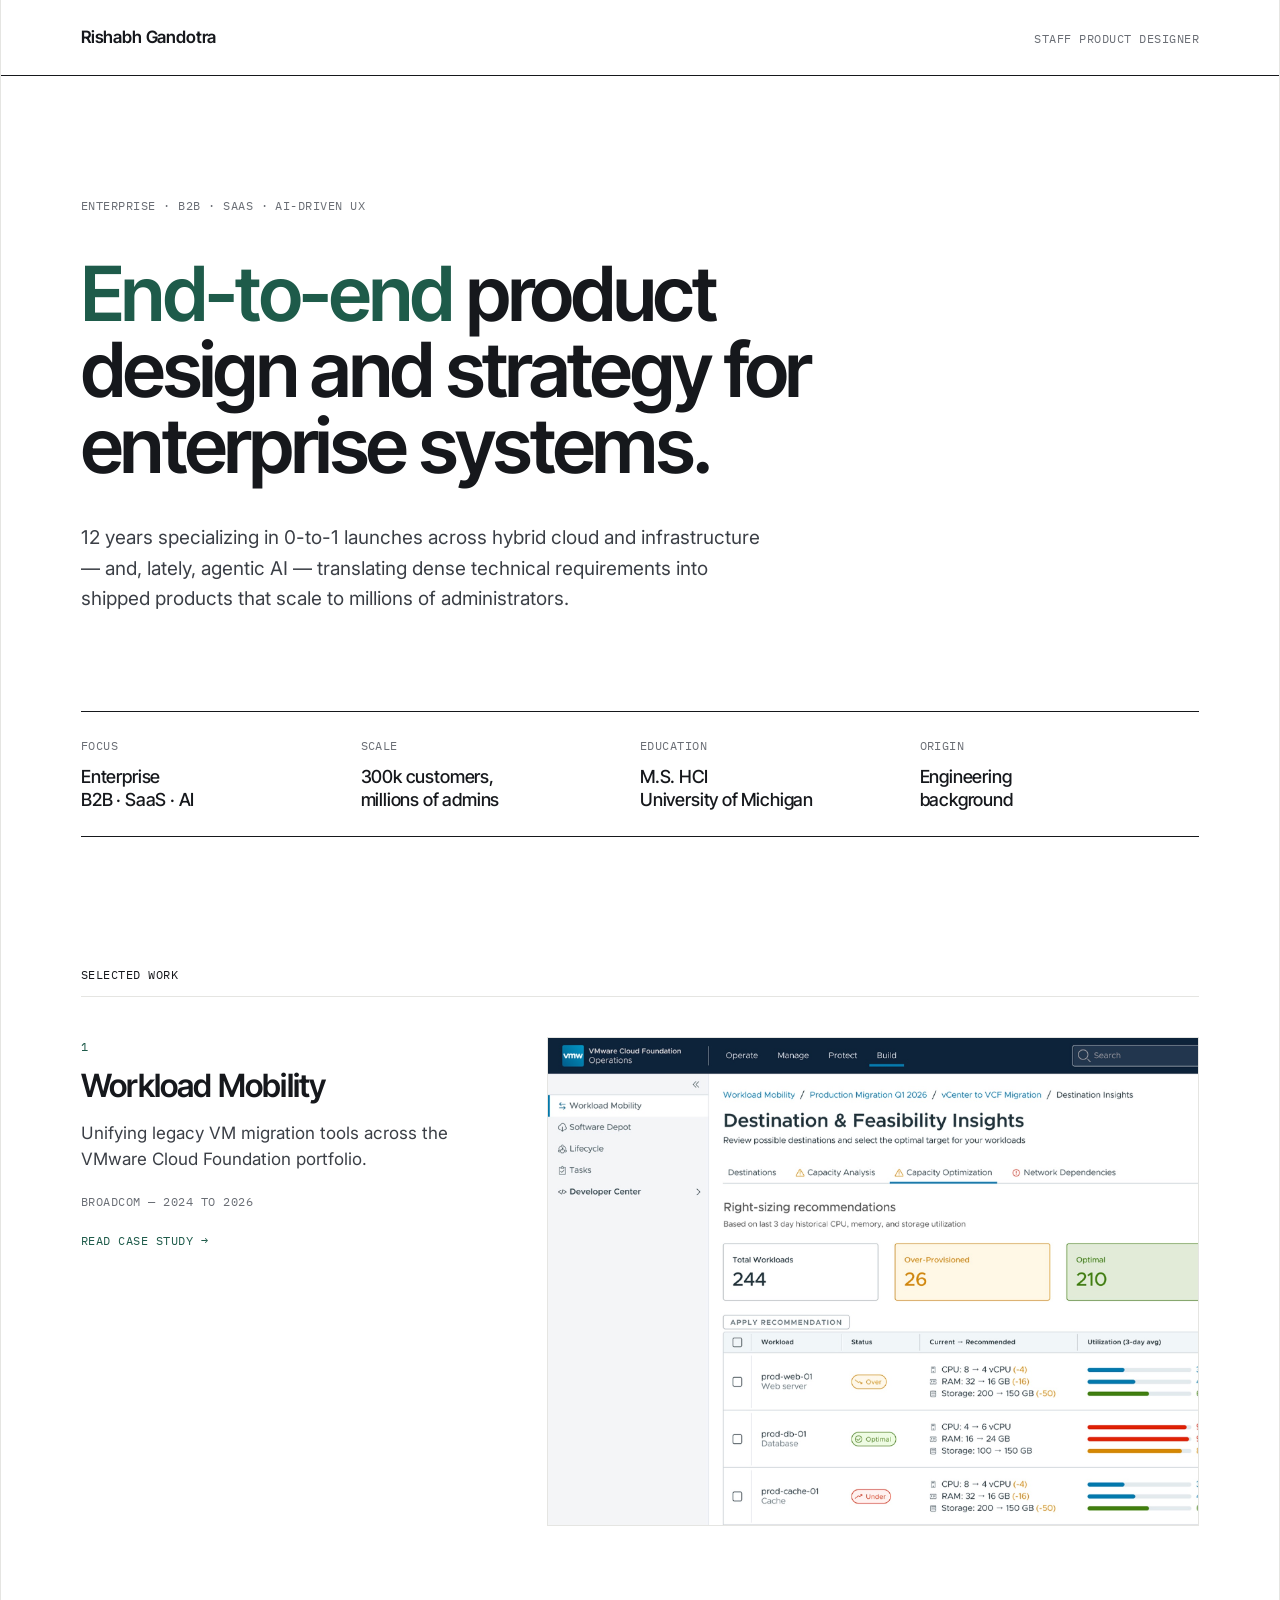
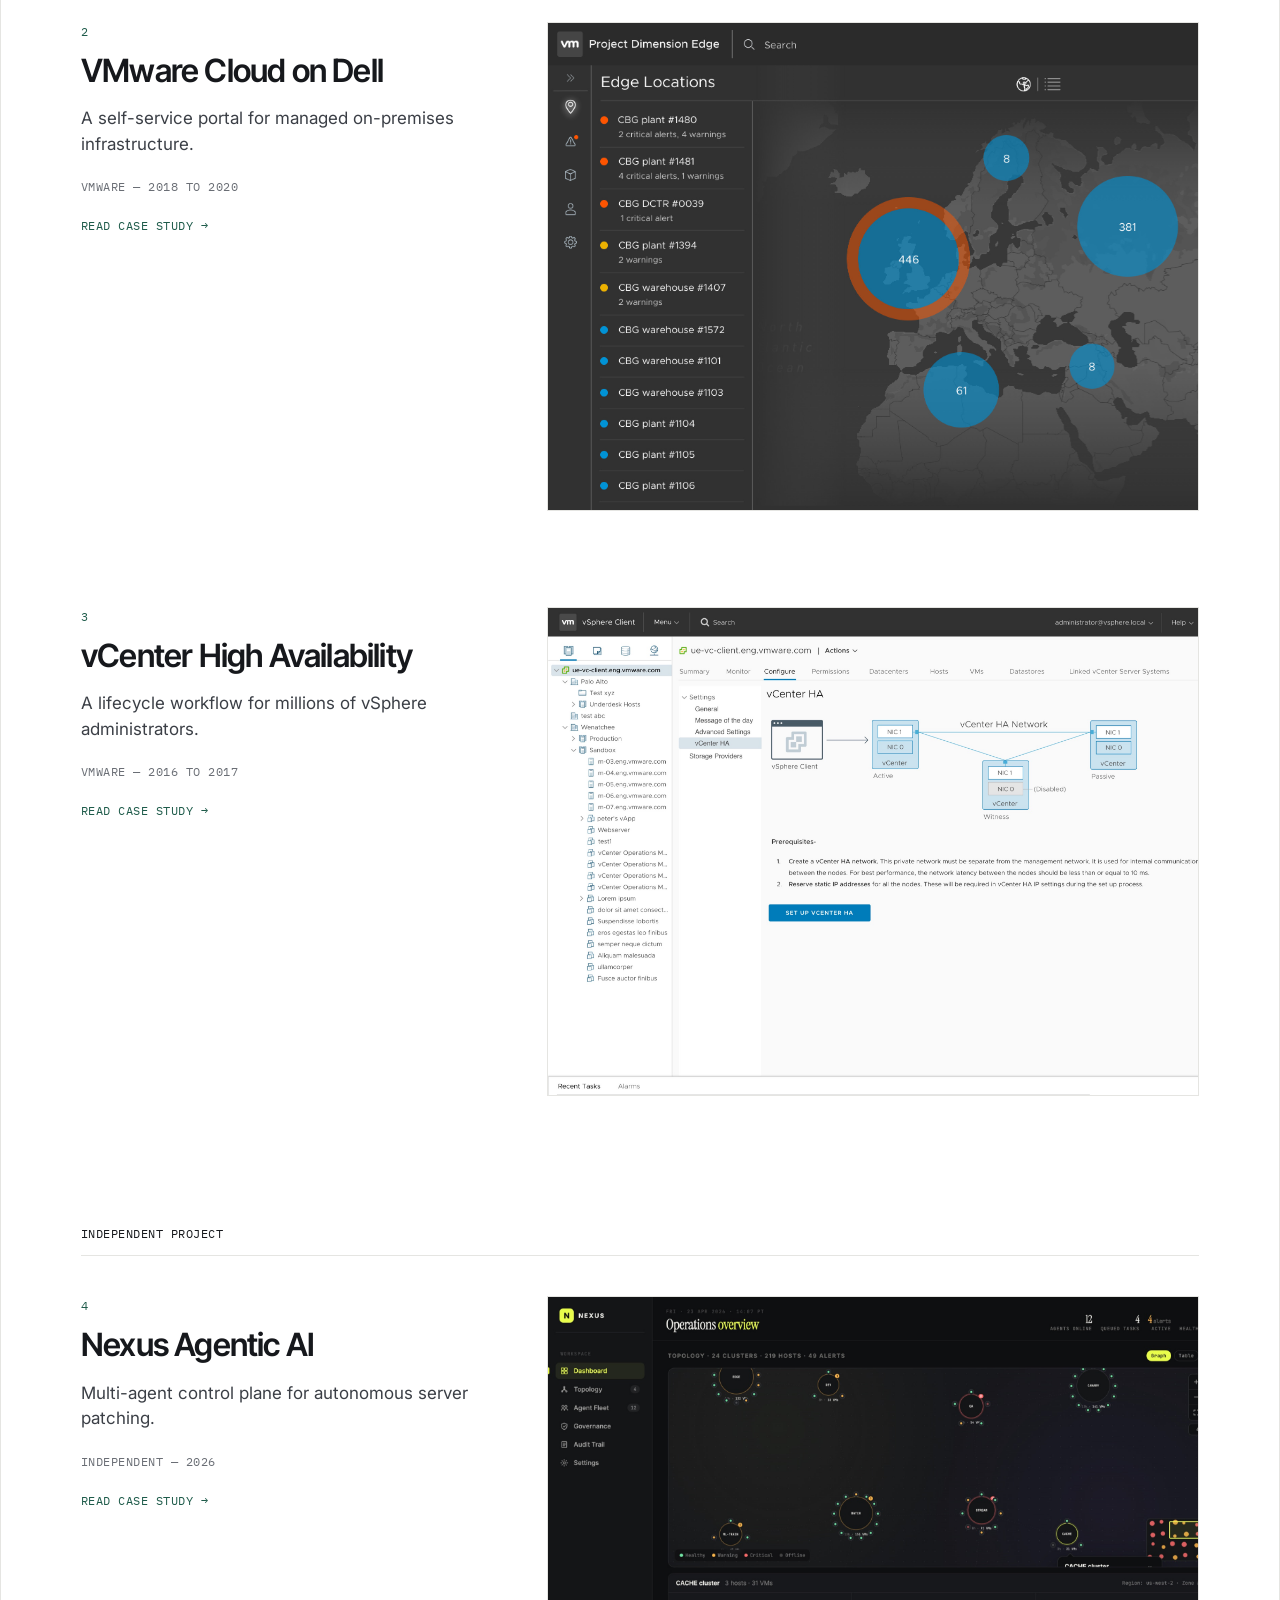
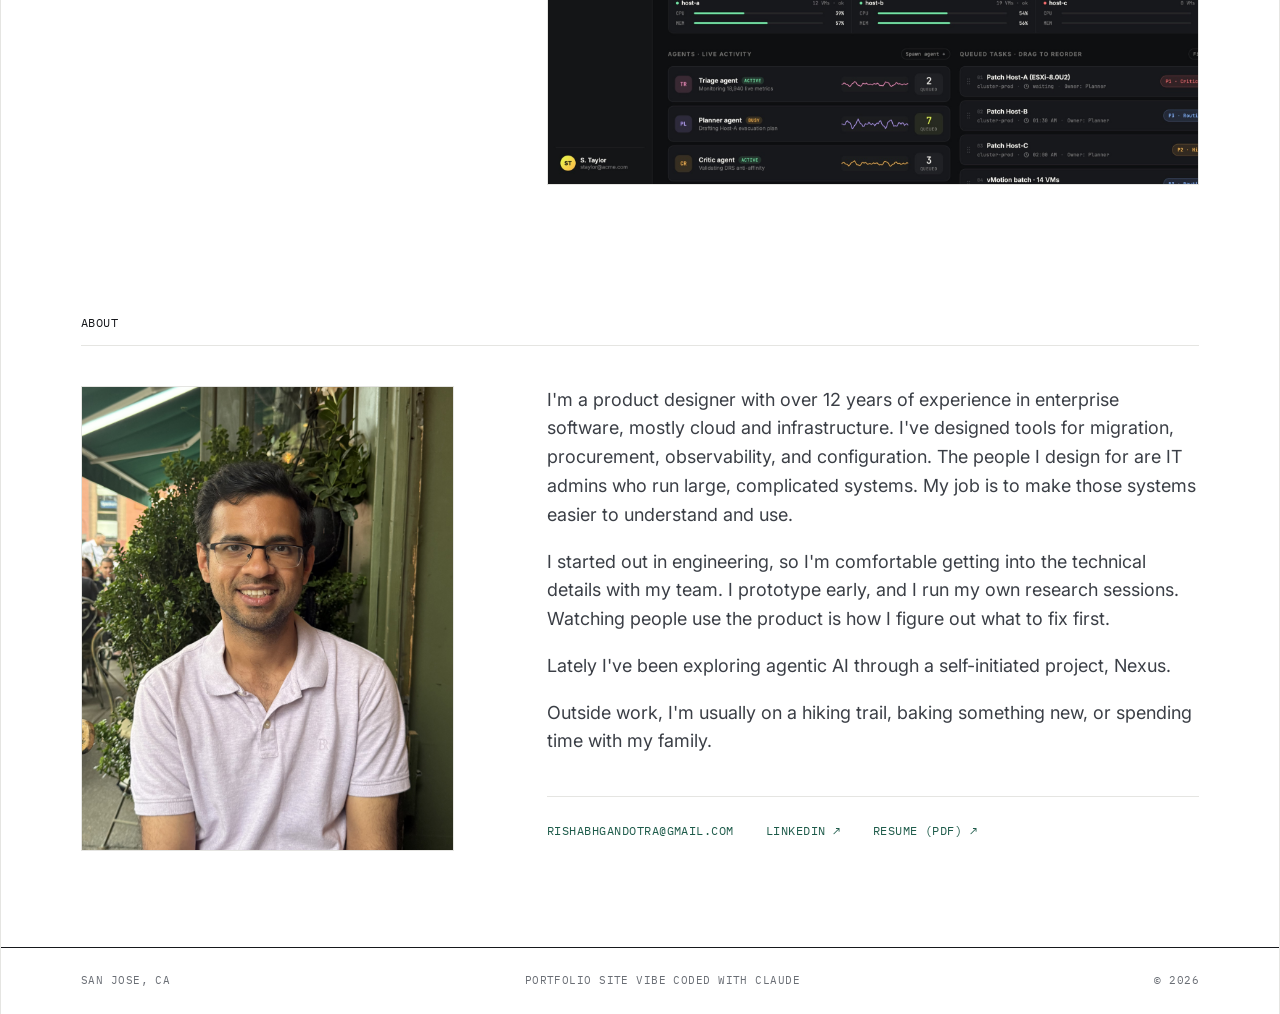
<file: index.html>
<!doctype html>
<html lang="en">
<head>
<meta charset="utf-8" />
<meta name="viewport" content="width=device-width, initial-scale=1" />
<title>Rishabh Gandotra — Staff Product Designer</title>
<meta name="description" content="Staff Product Designer with over a decade of experience crafting enterprise B2B solutions. San Jose, CA." />
<link rel="icon" type="image/svg+xml" href="favicon.svg">
<link rel="icon" sizes="any" href="favicon.ico">
<link rel="preconnect" href="https://fonts.googleapis.com">
<link rel="preconnect" href="https://fonts.gstatic.com" crossorigin>
<link rel="stylesheet" href="assets/theme.css">
<style>
*, *::before, *::after { box-sizing: border-box; }
html, body { margin: 0; padding: 0; }
#root { display: flex; justify-content: center; }

/*
  Layout: content sits inside a --gutter on each side and is placed on
  12 equal columns (credentials 3 cols each, case rows 5 + 7, About 4 + 7).
*/
.qm {
  --gutter: 80px;
  /* Vertical rhythm, smallest to largest */
  --label-gap: 40px;    /* section label's line → the content under it */
  --item-gap: 96px;     /* between case studies */
  --section-gap: 128px; /* end of one section → next section's label */
  background: var(--bg);
  color: var(--ink);
  font-family: var(--font-body);
  font-size: 16px;
  line-height: 1.6;
  width: 100%;
  max-width: 1280px;
  border-left: 1px solid var(--hair);
  border-right: 1px solid var(--hair);
}
.qm a { color: inherit; text-decoration: none; }
.qm a:focus-visible { outline: 2px solid var(--accent); outline-offset: 4px; }
.qm .container { padding: 0 var(--gutter); }

/* Small uppercase monospace text: labels, dates, links */
.qm .mono,
.qm .masthead .sub,
.qm .hero .eyebrow,
.qm .credentials .label,
.qm .work-header .label,
.qm .case-text .num,
.qm .case-text .yr,
.qm .case-text .case-link,
.qm .about-links,
.qm .footer .colophon {
  font-family: var(--font-mono);
  font-size: 12px;
  font-weight: 400;
  letter-spacing: 0.04em;
  text-transform: uppercase;
}

/* Masthead */
.qm .masthead {
  display: flex;
  justify-content: space-between;
  align-items: baseline;
  gap: 16px;
  padding: 24px var(--gutter);
  border-bottom: 1px solid var(--ink);
}
.qm .masthead .name {
  font-family: var(--font-display);
  font-weight: 600;
  font-size: 17px;
  letter-spacing: -0.01em;
}
.qm .masthead .sub { color: var(--muted); }

/* Hero */
.qm .hero { padding: 120px var(--gutter) 96px; }
.qm .hero .eyebrow { color: var(--muted); margin-bottom: 40px; }
.qm .display {
  font-family: var(--font-display);
  font-weight: 600;
  font-size: 76px;
  line-height: 1.0;
  letter-spacing: -0.035em;
  max-width: 17ch;
  margin: 0;
}
.qm .display em { font-style: normal; color: var(--accent); }
.qm .lead {
  margin: 40px 0 0;
  font-size: 19px;
  line-height: 1.6;
  color: var(--ink-2);
  max-width: 58ch;
}

/* Credentials strip — each item spans 3 of the 12 columns */
.qm .credentials {
  display: grid;
  grid-template-columns: repeat(4, 1fr);
  margin: 0 var(--gutter);
  border-top: 1px solid var(--ink);
  border-bottom: 1px solid var(--ink);
}
.qm .credentials > div { padding: 24px 24px 24px 0; }
.qm .credentials .label { color: var(--muted); margin-bottom: 10px; }
.qm .credentials .val {
  font-family: var(--font-display);
  font-size: 18px;
  font-weight: 500;
  line-height: 1.3;
  letter-spacing: -0.01em;
}
.qm .credentials .val em { font-style: normal; }

/* Section headers */
.qm .work { padding: var(--section-gap) 0 0; }
.qm .work-header {
  border-bottom: 1px solid var(--hair);
  padding-bottom: 12px;
  margin-bottom: var(--label-gap);
}
.qm .work-header .label { color: var(--ink); }
.qm .work-header.next-section { margin-top: var(--section-gap); }

/* Case study rows — text spans columns 1–5, image starts on the column-6 line.
   Rows are separated by white space only; lines are reserved for section labels. */
.qm .case {
  display: grid;
  grid-template-columns: 5fr 7fr;
  align-items: start;
}
.qm .case + .case { margin-top: var(--item-gap); }
.qm .case-text {
  display: flex;
  flex-direction: column;
  padding-right: 48px;
}
.qm .case-text .num { color: var(--accent); margin-bottom: 12px; }
.qm .case-text .ttl {
  font-family: var(--font-display);
  font-weight: 600;
  font-size: 32px;
  line-height: 1.1;
  letter-spacing: -0.025em;
  margin-bottom: 14px;
  width: fit-content;
  padding-bottom: 4px;
  background-image: linear-gradient(var(--accent), var(--accent));
  background-repeat: no-repeat;
  background-position: 0 100%;
  background-size: 0% 2px;
  transition: background-size 0.4s cubic-bezier(0.4, 0, 0.2, 1);
}
.qm .case:hover .case-text .ttl,
.qm .case:focus-visible .case-text .ttl { background-size: 100% 2px; }
.qm .case-text .sub {
  font-size: 17px;
  line-height: 1.5;
  color: var(--ink-2);
  max-width: 42ch;
  margin-bottom: 20px;
}
.qm .case-text .yr { color: var(--muted); margin-bottom: 20px; }
.qm .case-text .case-link { color: var(--accent); align-self: flex-start; }
.qm .case:hover .case-link { text-decoration: underline; text-underline-offset: 4px; }
.qm .case-image {
  aspect-ratio: 4/3;
  border: 1px solid var(--hair);
  overflow: hidden;
  display: flex;
  align-items: center;
  justify-content: center;
  position: relative;
}
.qm .case-image img {
  width: 100%;
  height: 100%;
  object-fit: cover;
  object-position: top left;
  display: block;
}

/* About — photo spans columns 1–4, text columns 6–12 */
.qm .about {
  padding: var(--section-gap) var(--gutter) 96px;
}
.qm .about-grid {
  display: grid;
  grid-template-columns: repeat(12, 1fr);
  align-items: start;
}
.qm .about-photo {
  grid-column: 1 / 5;
  border: 1px solid var(--hair);
  background: var(--bg-2);
  aspect-ratio: 4/5;
  overflow: hidden;
}
.qm .about-photo img {
  width: 100%;
  height: 100%;
  object-fit: cover;
  object-position: center 18%;
  display: block;
}
.qm .about-text {
  grid-column: 6 / 13;
  font-size: 18px;
  line-height: 1.6;
  color: var(--ink-2);
  max-width: 60ch;
}
.qm .about-text p { margin: 0; }
.qm .about-text p + p { margin-top: 1em; }
.qm .about-links {
  margin-top: 40px;
  padding-top: 24px;
  border-top: 1px solid var(--hair);
  display: flex;
  gap: 32px;
  flex-wrap: wrap;
}
.qm .about-links a { color: var(--accent); }
.qm .about-links a:hover { text-decoration: underline; text-underline-offset: 4px; }

/* Footer */
.qm .footer {
  background: var(--bg);
  padding: 24px var(--gutter);
  border-top: 1px solid var(--ink);
}
.qm .footer .colophon {
  font-size: 11px;
  color: var(--muted);
  display: flex;
  justify-content: space-between;
  gap: 16px;
}

/* ============ TABLET (≤ 1279px) ============ */
@media (max-width: 1279px) {
  .qm { --gutter: 48px; --item-gap: 80px; --section-gap: 112px; }
  .qm .hero { padding: 88px var(--gutter) 72px; }
  .qm .display { font-size: 60px; }
  .qm .lead { font-size: 18px; margin-top: 32px; }
  .qm .credentials .val { font-size: 17px; }
  .qm .case-text { padding-right: 32px; }
  .qm .case-text .ttl { font-size: 28px; }
  .qm .case-text .sub { font-size: 16px; }
  .qm .about { padding: var(--section-gap) var(--gutter) 80px; }
  .qm .about-text { font-size: 17px; }
}

/* ============ MOBILE (≤ 767px) ============ */
@media (max-width: 767px) {
  .qm {
    --gutter: 20px;
    --label-gap: 24px;
    --item-gap: 56px;
    --section-gap: 80px;
    border-left: none;
    border-right: none;
  }

  /* Masthead */
  .qm .masthead { flex-direction: column; gap: 2px; padding: 20px var(--gutter); }
  .qm .masthead .sub { font-size: 11px; }

  /* Hero */
  .qm .hero { padding: 56px var(--gutter) 40px; }
  .qm .hero .eyebrow { font-size: 11px; margin-bottom: 24px; }
  .qm .display { font-size: 40px; line-height: 1.04; letter-spacing: -0.03em; }
  .qm .lead { font-size: 17px; margin-top: 24px; line-height: 1.55; }

  /* Credentials — 2 × 2 */
  .qm .credentials { grid-template-columns: 1fr 1fr; }
  .qm .credentials > div { padding: 18px 12px 18px 0; }
  .qm .credentials > div:nth-child(-n+2) { border-bottom: 1px solid var(--hair); }
  .qm .credentials .label { font-size: 11px; margin-bottom: 6px; }
  .qm .credentials .val { font-size: 16px; }

  /* Work / case rows — stack */
  .qm .work-header .label { font-size: 11px; }
  .qm .case { grid-template-columns: 1fr; gap: 20px; }
  .qm .case-text { padding-right: 0; }
  .qm .case-text .num { font-size: 11px; margin-bottom: 8px; }
  .qm .case-text .ttl { font-size: 26px; }
  .qm .case-text .sub { font-size: 16px; margin-bottom: 14px; }
  .qm .case-text .yr { font-size: 11px; margin-bottom: 14px; }
  .qm .case-text .case-link { font-size: 11px; }

  /* About — stack photo above text */
  .qm .about { padding: var(--section-gap) var(--gutter) 56px; }
  .qm .about-grid { grid-template-columns: 1fr; gap: 28px; }
  .qm .about-photo { grid-column: auto; max-width: 240px; }
  .qm .about-text { grid-column: auto; font-size: 17px; line-height: 1.55; }
  .qm .about-links {
    margin-top: 28px;
    padding-top: 20px;
    gap: 14px;
    font-size: 11px;
    flex-direction: column;
    align-items: flex-start;
  }

  /* Footer — stack colophon */
  .qm .footer { padding: 20px var(--gutter); }
  .qm .footer .colophon { flex-direction: column; gap: 4px; font-size: 10px; }
}

@media (prefers-reduced-motion: reduce) {
  .qm .case-text .ttl { transition: none; }
}
</style>
</head>
<body>

<div id="root">
  <div class="qm">

    <header class="masthead">
      <div class="name">Rishabh Gandotra</div>
      <div class="sub">Staff Product Designer</div>
    </header>

    <section class="hero">
      <div class="eyebrow">Enterprise · B2B · SaaS · AI-driven UX</div>
      <h1 class="display"><em>End-to-end</em> product design and strategy for enterprise systems.</h1>
      <p class="lead">12 years specializing in 0-to-1 launches across hybrid cloud and infrastructure — and, lately, agentic AI — translating dense technical requirements into shipped products that scale to millions of administrators.</p>
    </section>

    <section class="credentials" aria-label="Credentials">
      <div>
        <div class="label">Focus</div>
        <div class="val"><em>Enterprise</em><br>B2B · SaaS · AI</div>
      </div>
      <div>
        <div class="label">Scale</div>
        <div class="val"><em>300k</em> customers,<br>millions of admins</div>
      </div>
      <div>
        <div class="label">Education</div>
        <div class="val"><em>M.S. HCI</em><br>University of Michigan</div>
      </div>
      <div>
        <div class="label">Origin</div>
        <div class="val"><em>Engineering</em><br>background</div>
      </div>
    </section>

    <section class="work" aria-label="Selected Work">
      <div class="container">
        <div class="work-header">
          <div class="label">Selected Work</div>
        </div>

        <a class="case" href="case-studies/workload-mobility.html" aria-label="Read case study: Workload Mobility">
          <div class="case-text">
            <span class="num">1</span>
            <div class="ttl">Workload Mobility</div>
            <div class="sub">Unifying legacy VM migration tools across the VMware Cloud Foundation portfolio.</div>
            <div class="yr">Broadcom — 2024 to 2026</div>
            <div class="case-link">Read case study →</div>
          </div>
          <div class="case-image" style="background:#fff">
            <img loading="lazy" src="assets/case-workload.jpg" alt="Workload Mobility — destination and feasibility insights">
          </div>
        </a>

        <a class="case" href="case-studies/vmware-cloud-on-dell.html" aria-label="Read case study: VMware Cloud on Dell">
          <div class="case-text">
            <span class="num">2</span>
            <div class="ttl">VMware Cloud on Dell</div>
            <div class="sub">A self-service portal for managed on-premises infrastructure.</div>
            <div class="yr">VMware — 2018 to 2020</div>
            <div class="case-link">Read case study →</div>
          </div>
          <div class="case-image" style="background:#1B1B1B">
            <img loading="lazy" src="assets/case-vmc.jpg" alt="VMware Cloud on Dell — global edge locations">
          </div>
        </a>

        <a class="case" href="case-studies/vcenter-high-availability.html" aria-label="Read case study: vCenter High Availability">
          <div class="case-text">
            <span class="num">3</span>
            <div class="ttl">vCenter High Availability</div>
            <div class="sub">A lifecycle workflow for millions of vSphere administrators.</div>
            <div class="yr">VMware — 2016 to 2017</div>
            <div class="case-link">Read case study →</div>
          </div>
          <div class="case-image" style="background:#fff">
            <img loading="lazy" src="assets/case-vcha.jpg" alt="vCenter High Availability — resource settings configuration">
          </div>
        </a>

        <div class="work-header next-section">
          <div class="label">Independent Project</div>
        </div>

        <a class="case" href="case-studies/nexus-agentic-ai.html" aria-label="Read case study: Nexus Agentic AI">
          <div class="case-text">
            <span class="num">4</span>
            <div class="ttl">Nexus Agentic AI</div>
            <div class="sub">Multi-agent control plane for autonomous server patching.</div>
            <div class="yr">Independent — 2026</div>
            <div class="case-link">Read case study →</div>
          </div>
          <div class="case-image" style="background:#0E0E0D">
            <img loading="lazy" src="assets/case-nexus.jpg" alt="Nexus Agentic AI — operations dashboard">
          </div>
        </a>
      </div>
    </section>

    <section class="about" id="about">
      <div class="work-header">
        <div class="label">About</div>
      </div>
      <div class="about-grid">
        <div class="about-photo">
          <img loading="lazy" src="assets/portrait.jpg" alt="Rishabh Gandotra">
        </div>
        <div class="about-text">
          <p>I'm a product designer with over 12 years of experience in enterprise software, mostly cloud and infrastructure. I've designed tools for migration, procurement, observability, and configuration. The people I design for are IT admins who run large, complicated systems. My job is to make those systems easier to understand and use.</p>
          <p>I started out in engineering, so I'm comfortable getting into the technical details with my team. I prototype early, and I run my own research sessions. Watching people use the product is how I figure out what to fix first.</p>
          <p>Lately I've been exploring agentic AI through a self-initiated project, Nexus.</p>
          <p>Outside work, I'm usually on a hiking trail, baking something new, or spending time with my family.</p>
          <div class="about-links">
            <a href="mailto:rishabhgandotra@gmail.com">rishabhgandotra@gmail.com</a>
            <a href="https://www.linkedin.com/in/rishabhgandotra" target="_blank" rel="noopener noreferrer">LinkedIn ↗</a>
            <a href="assets/Rishabh-Gandotra-Resume.pdf" target="_blank" rel="noopener noreferrer">Resume (PDF) ↗</a>
          </div>
        </div>
      </div>
    </section>

    <footer class="footer">
      <div class="colophon">
        <span>San Jose, CA</span>
        <span>Portfolio site vibe coded with Claude</span>
        <span>© 2026</span>
      </div>
    </footer>

  </div>
</div>

<!-- Cloudflare Web Analytics -->
<script defer src='https://static.cloudflareinsights.com/beacon.min.js' data-cf-beacon='{"token": "ba10ff8f736d4e0297dd12cb1a3cc735"}'></script>
<!-- End Cloudflare Web Analytics -->
</body>
</html>
</file>
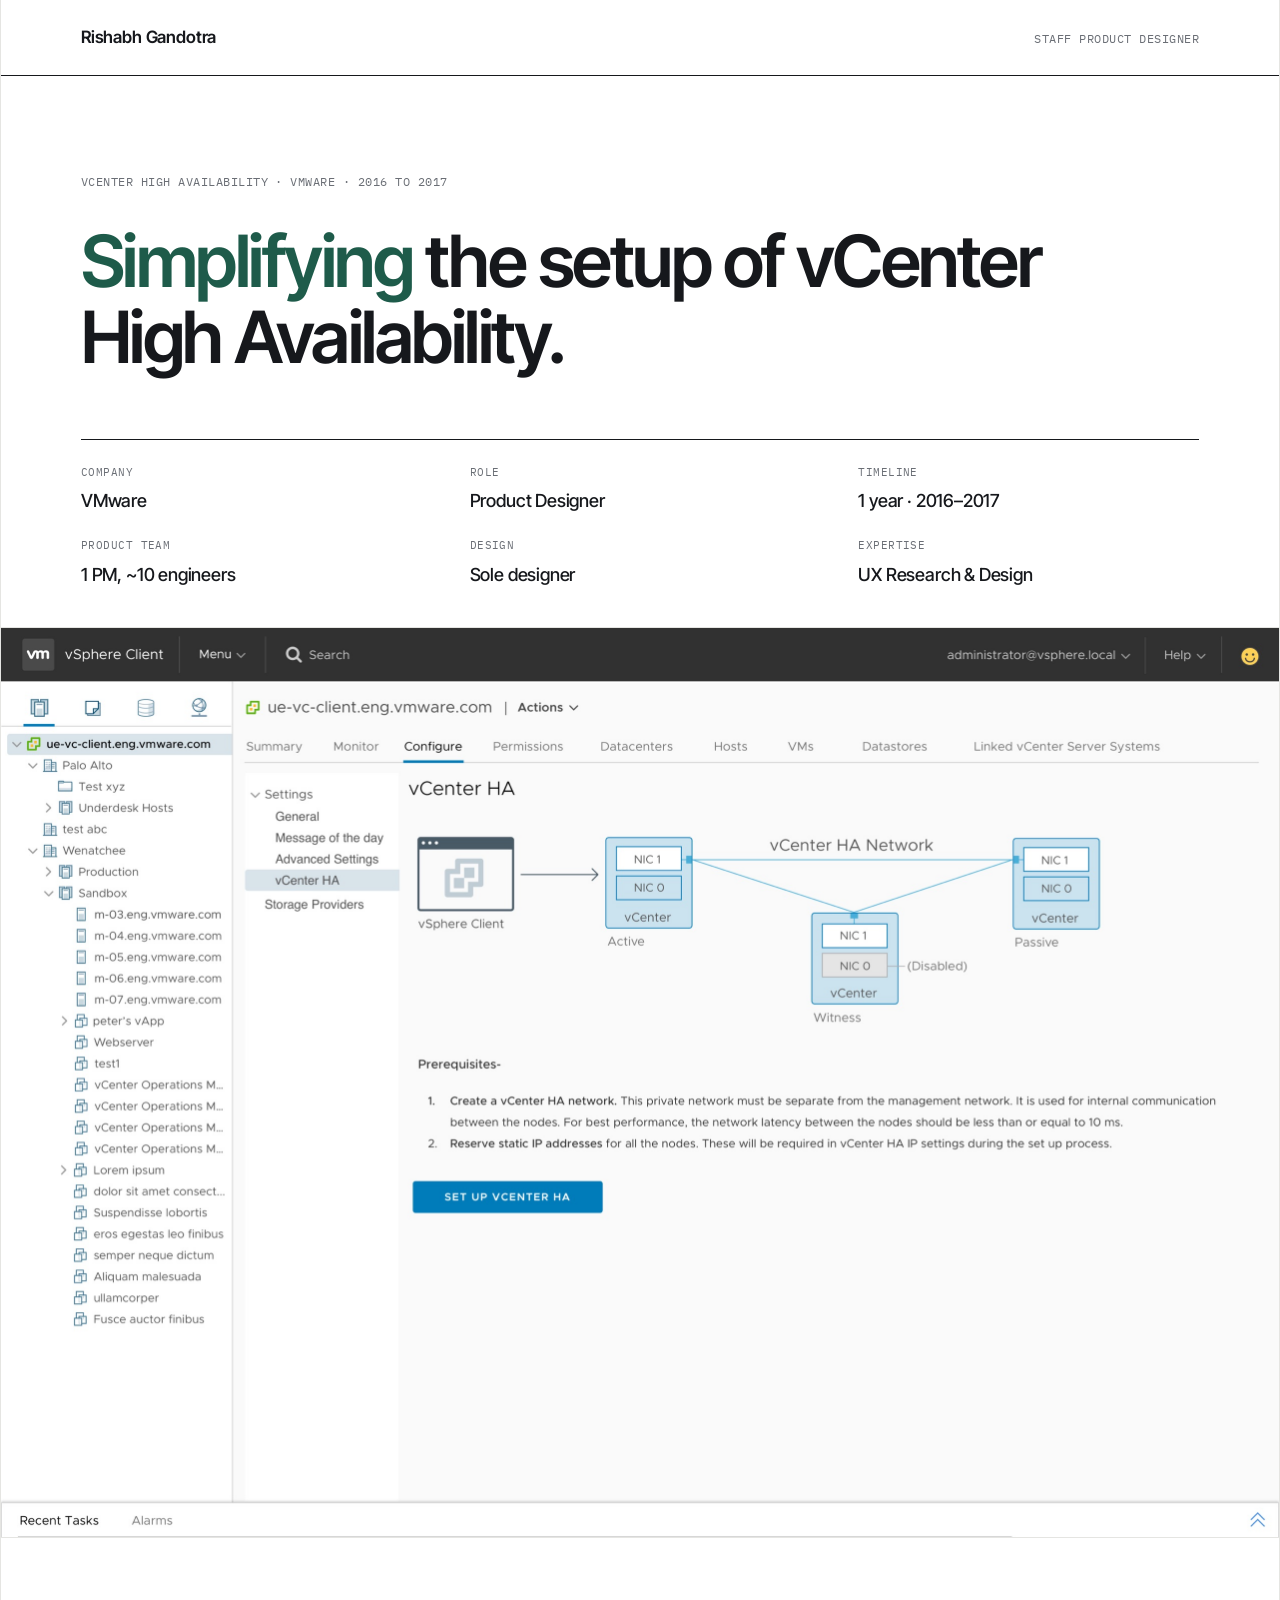
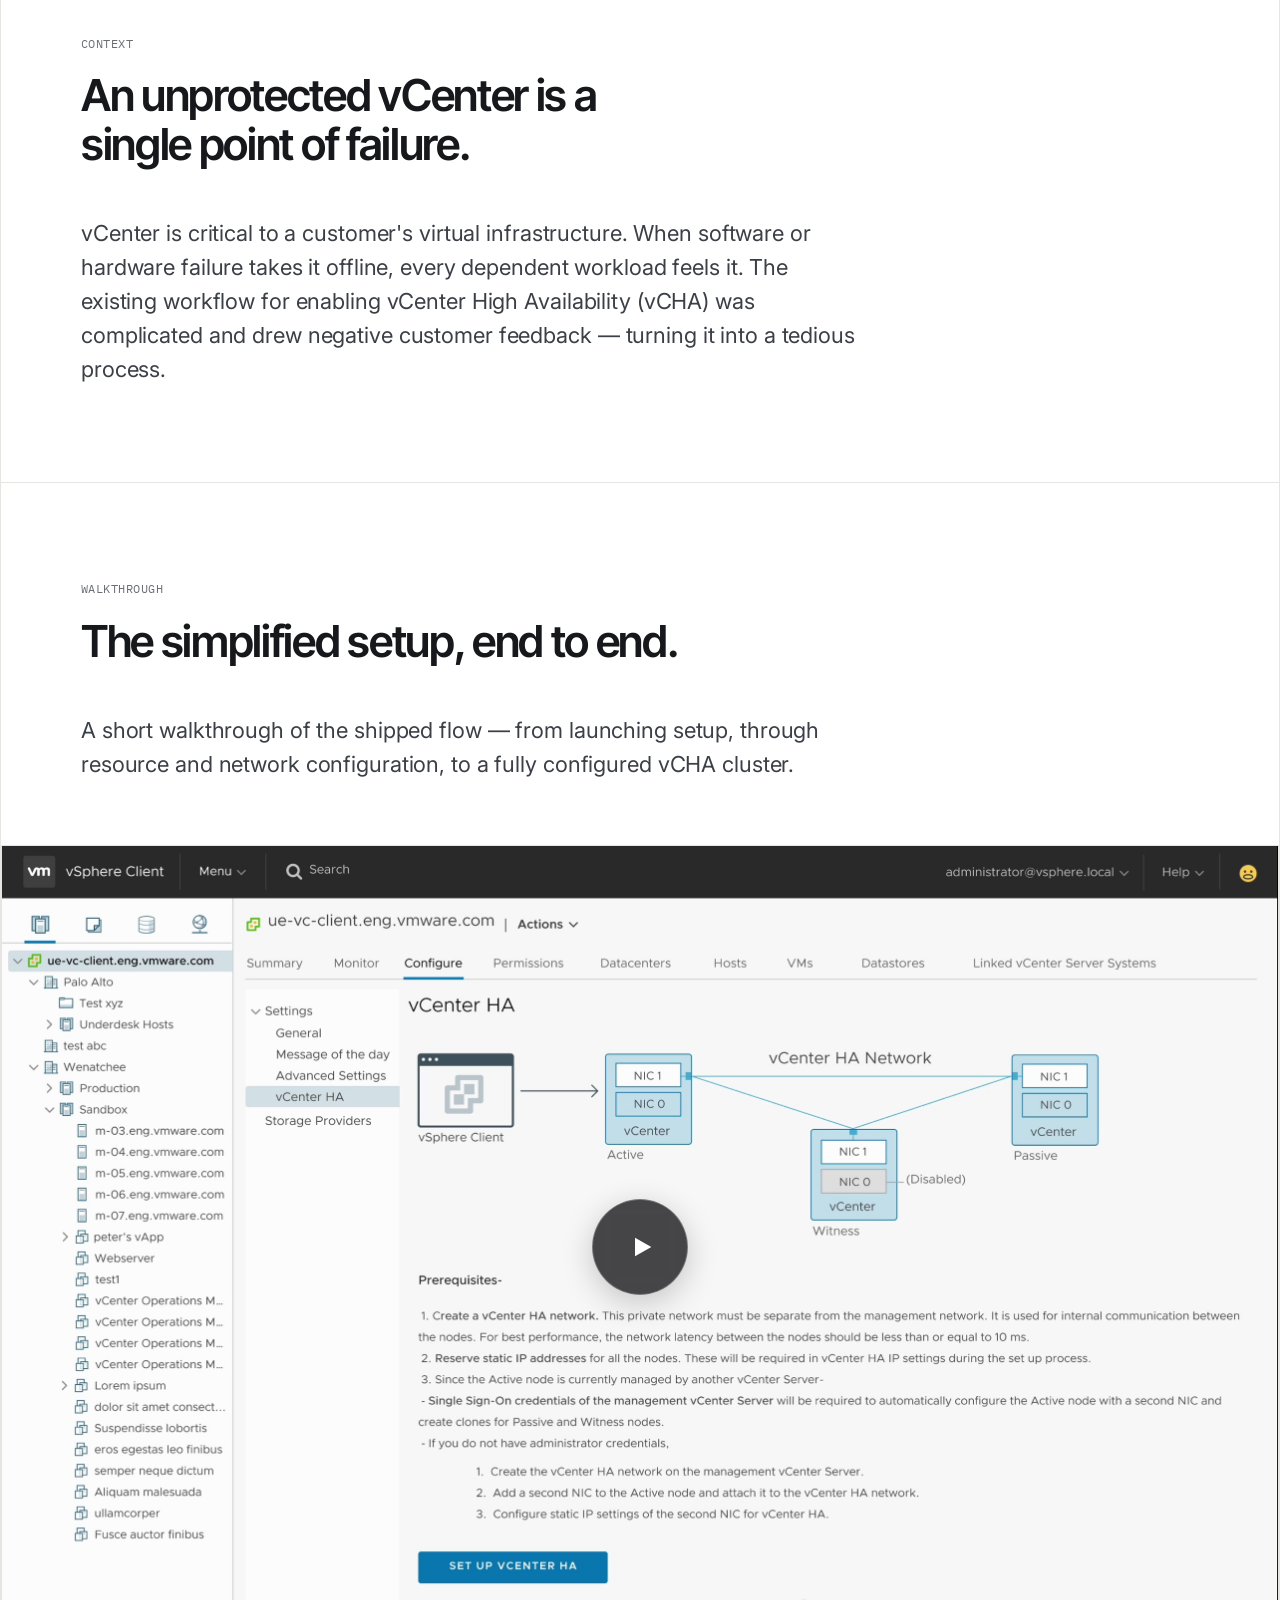
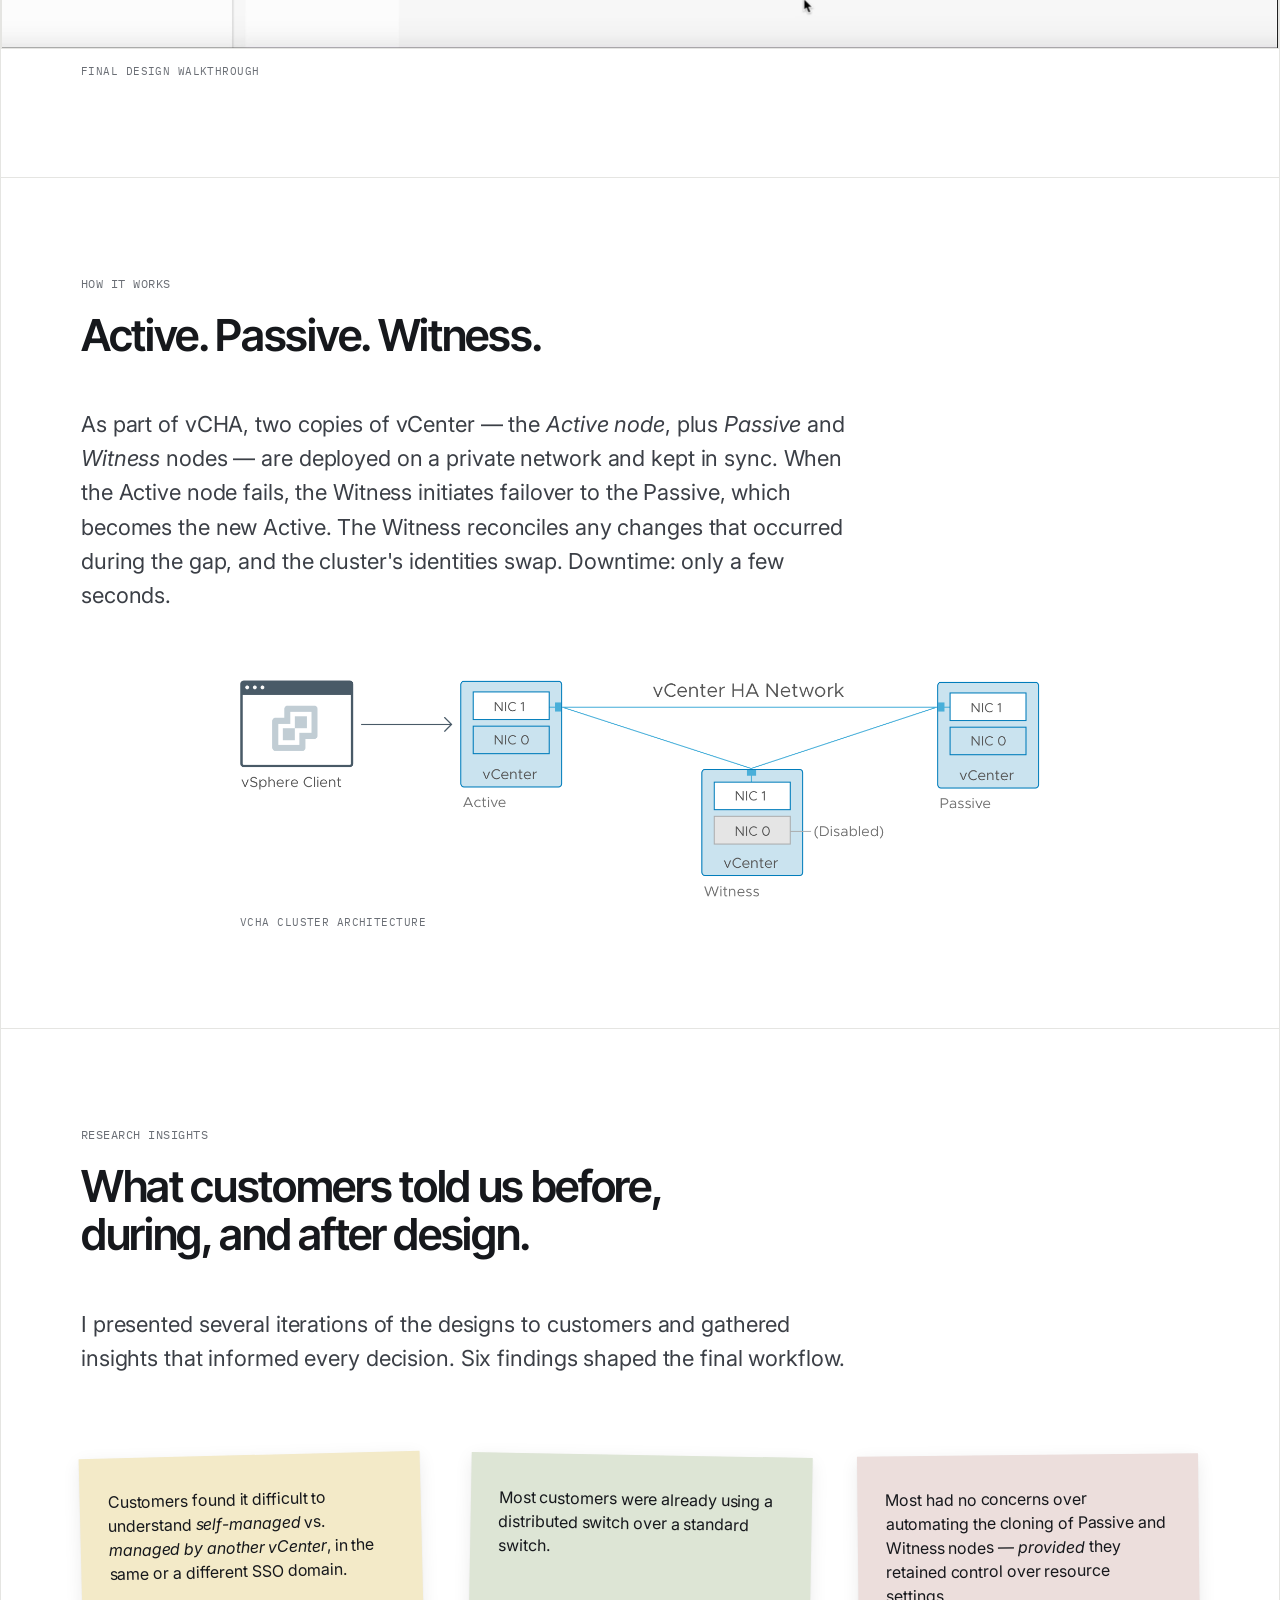
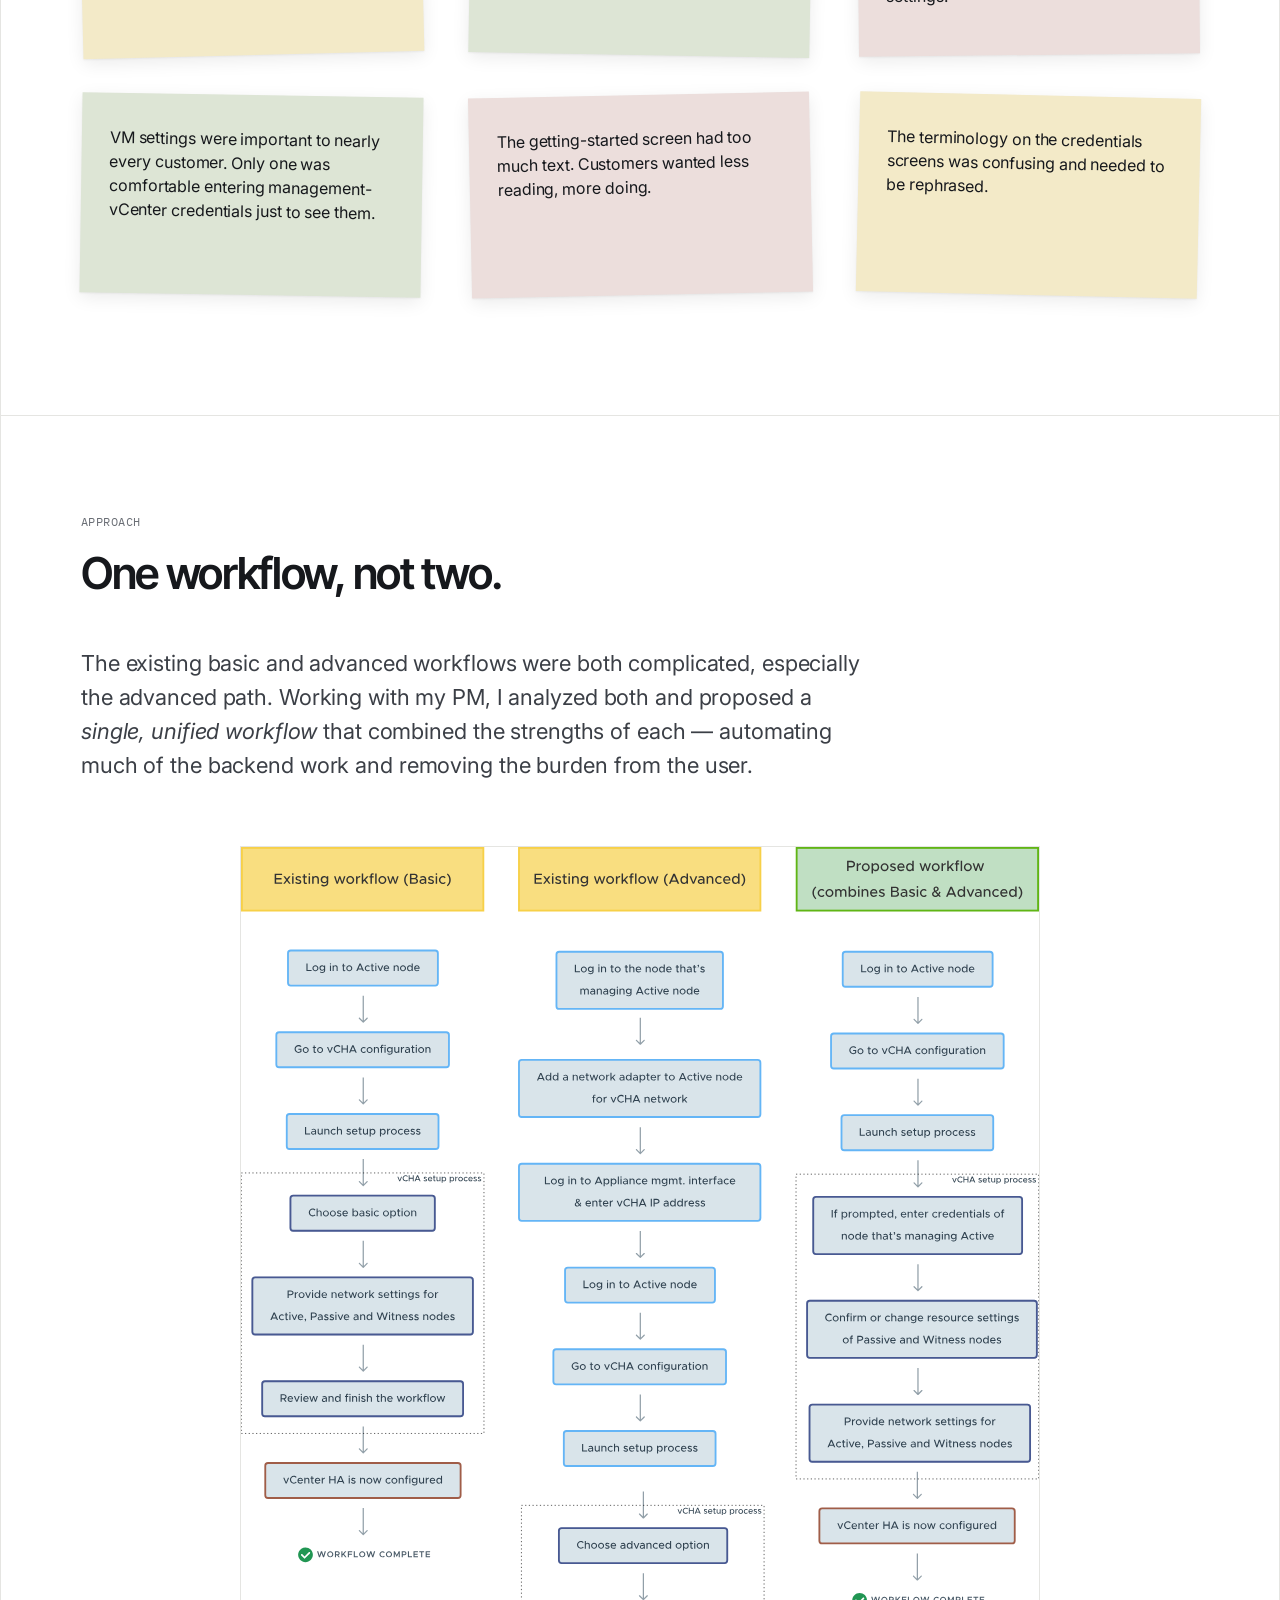
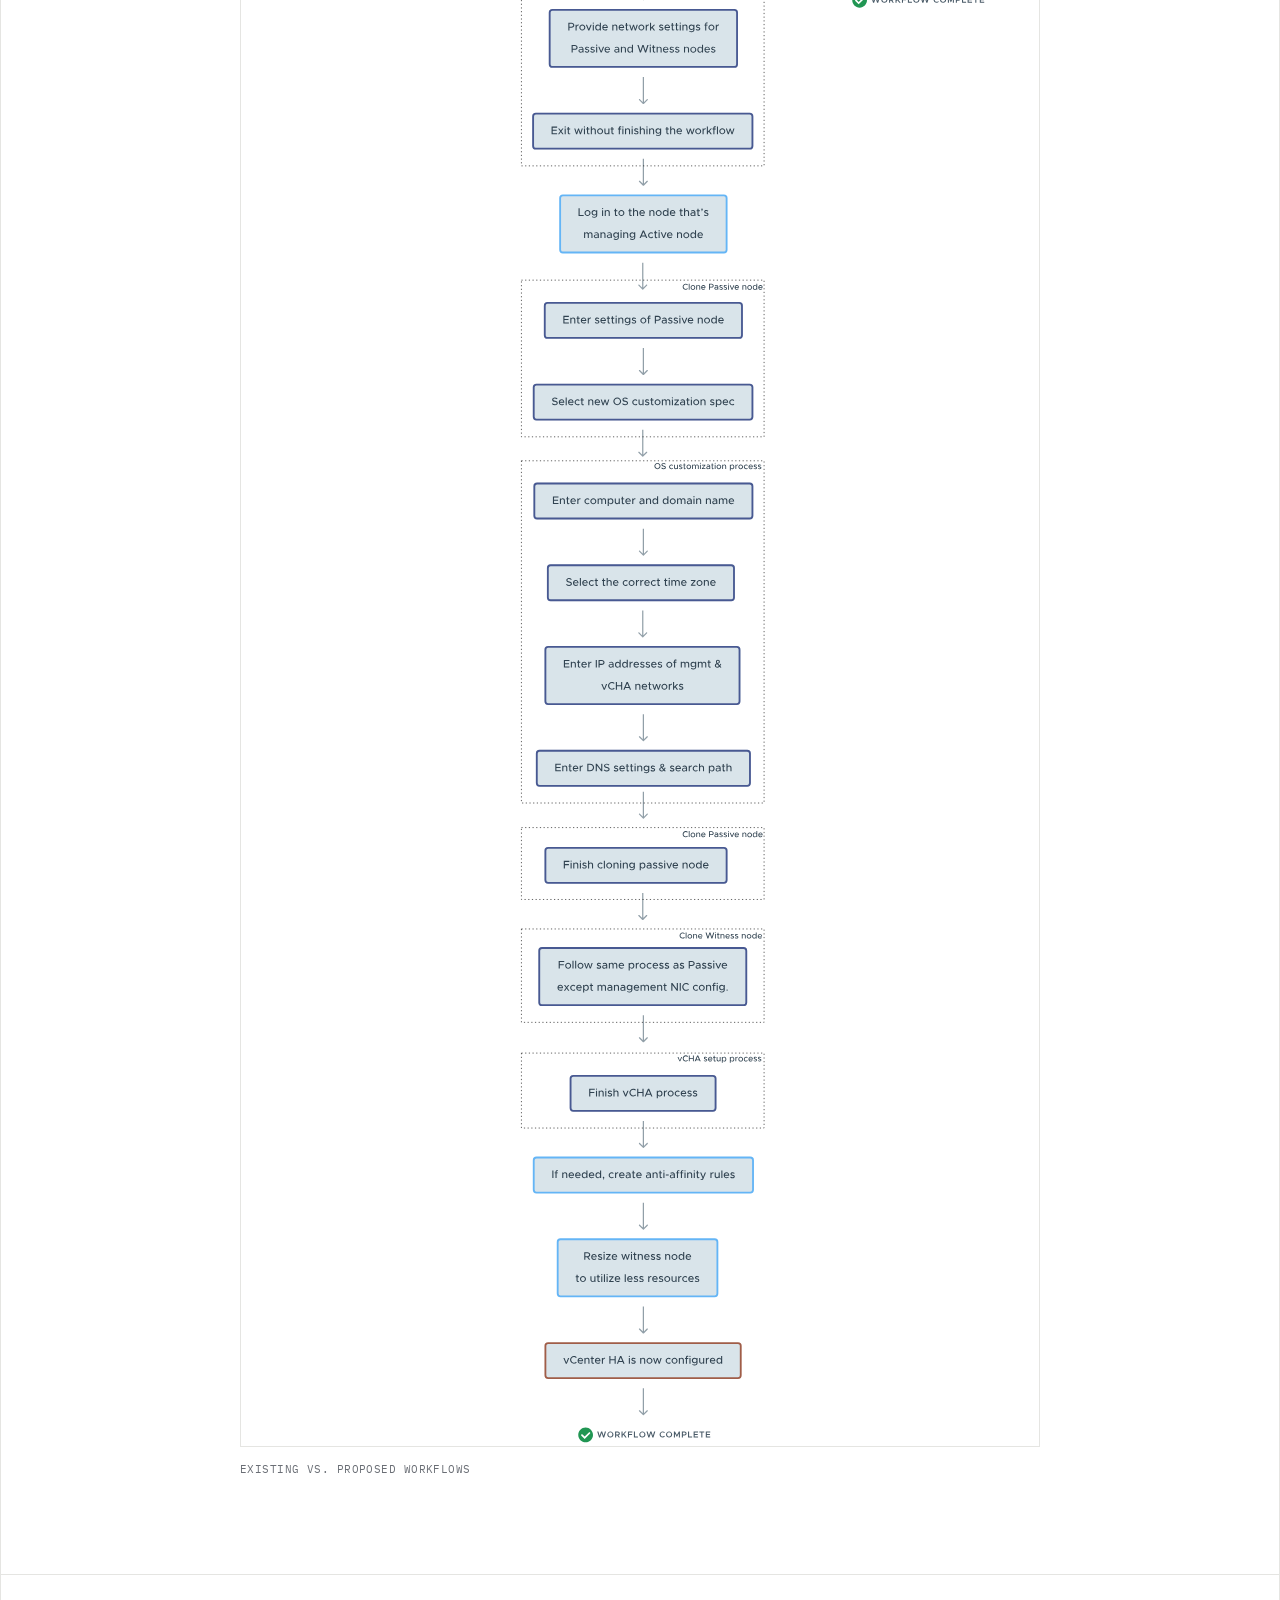
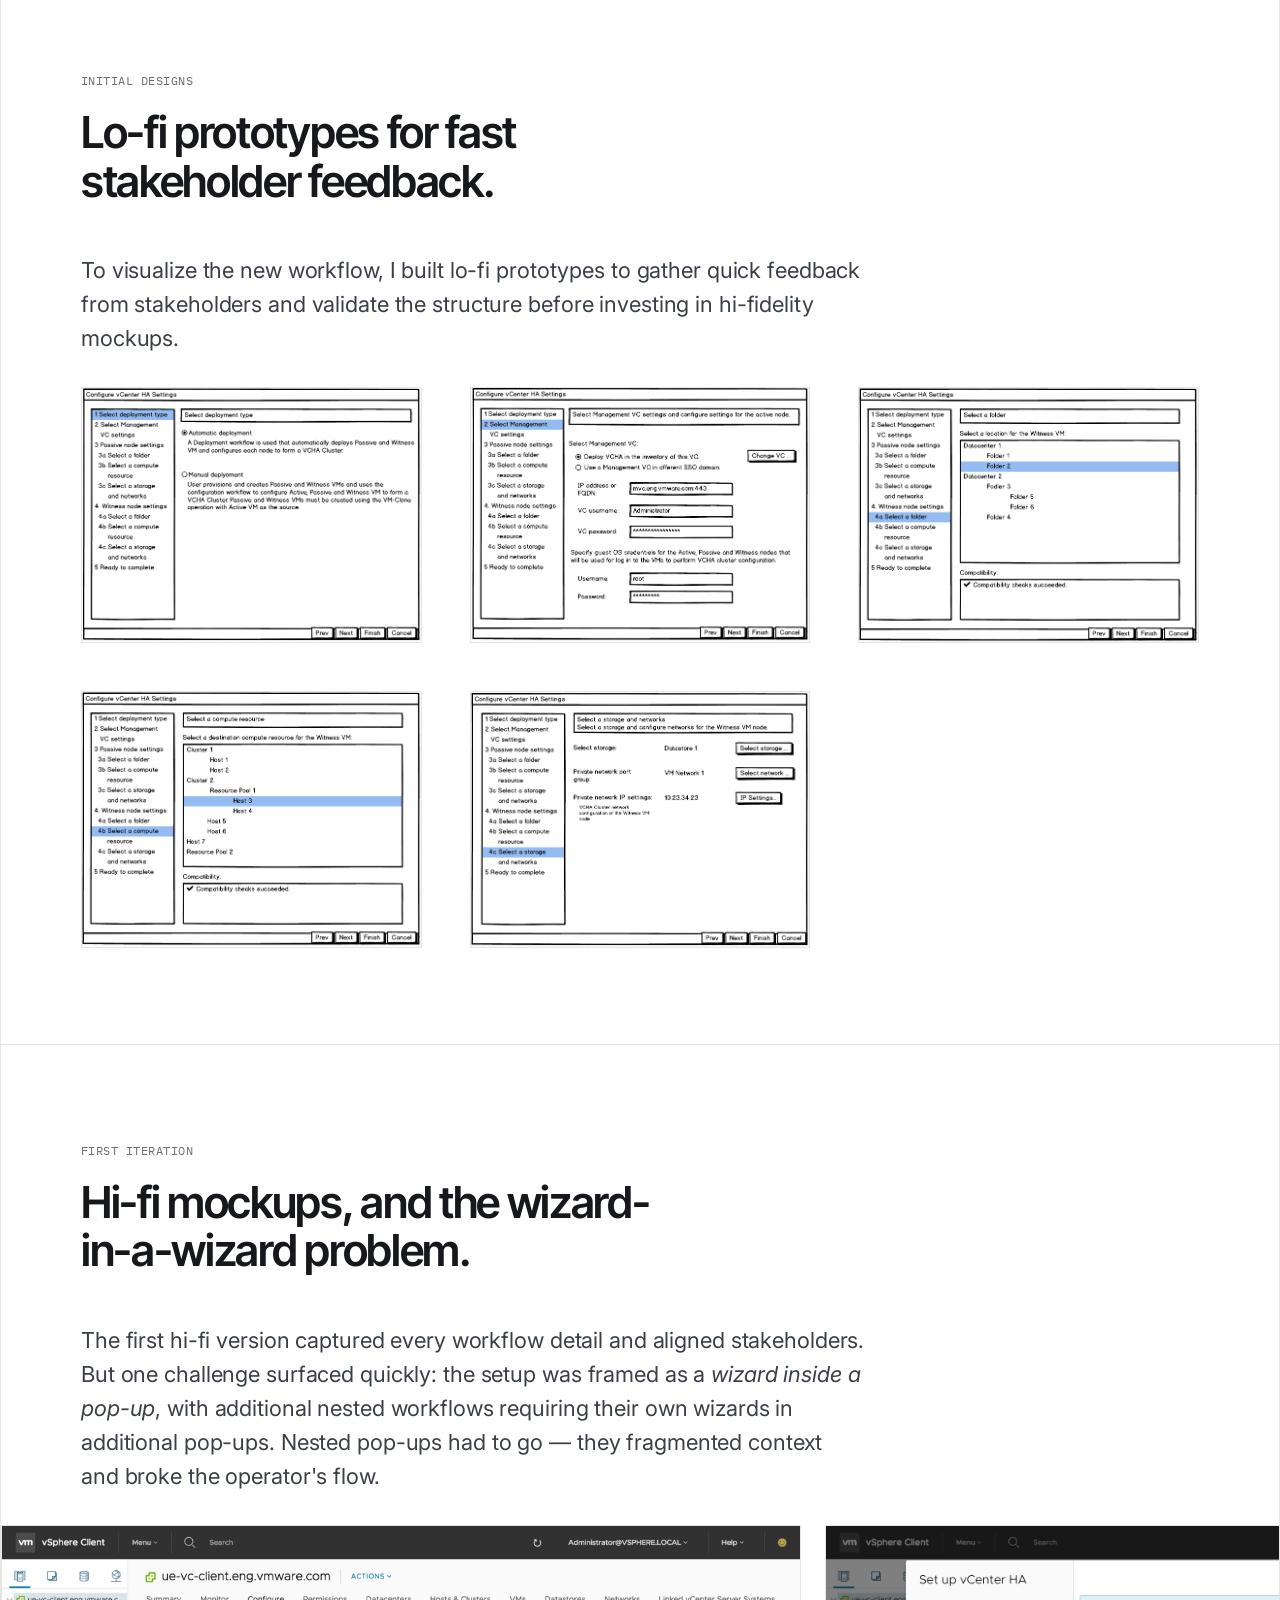
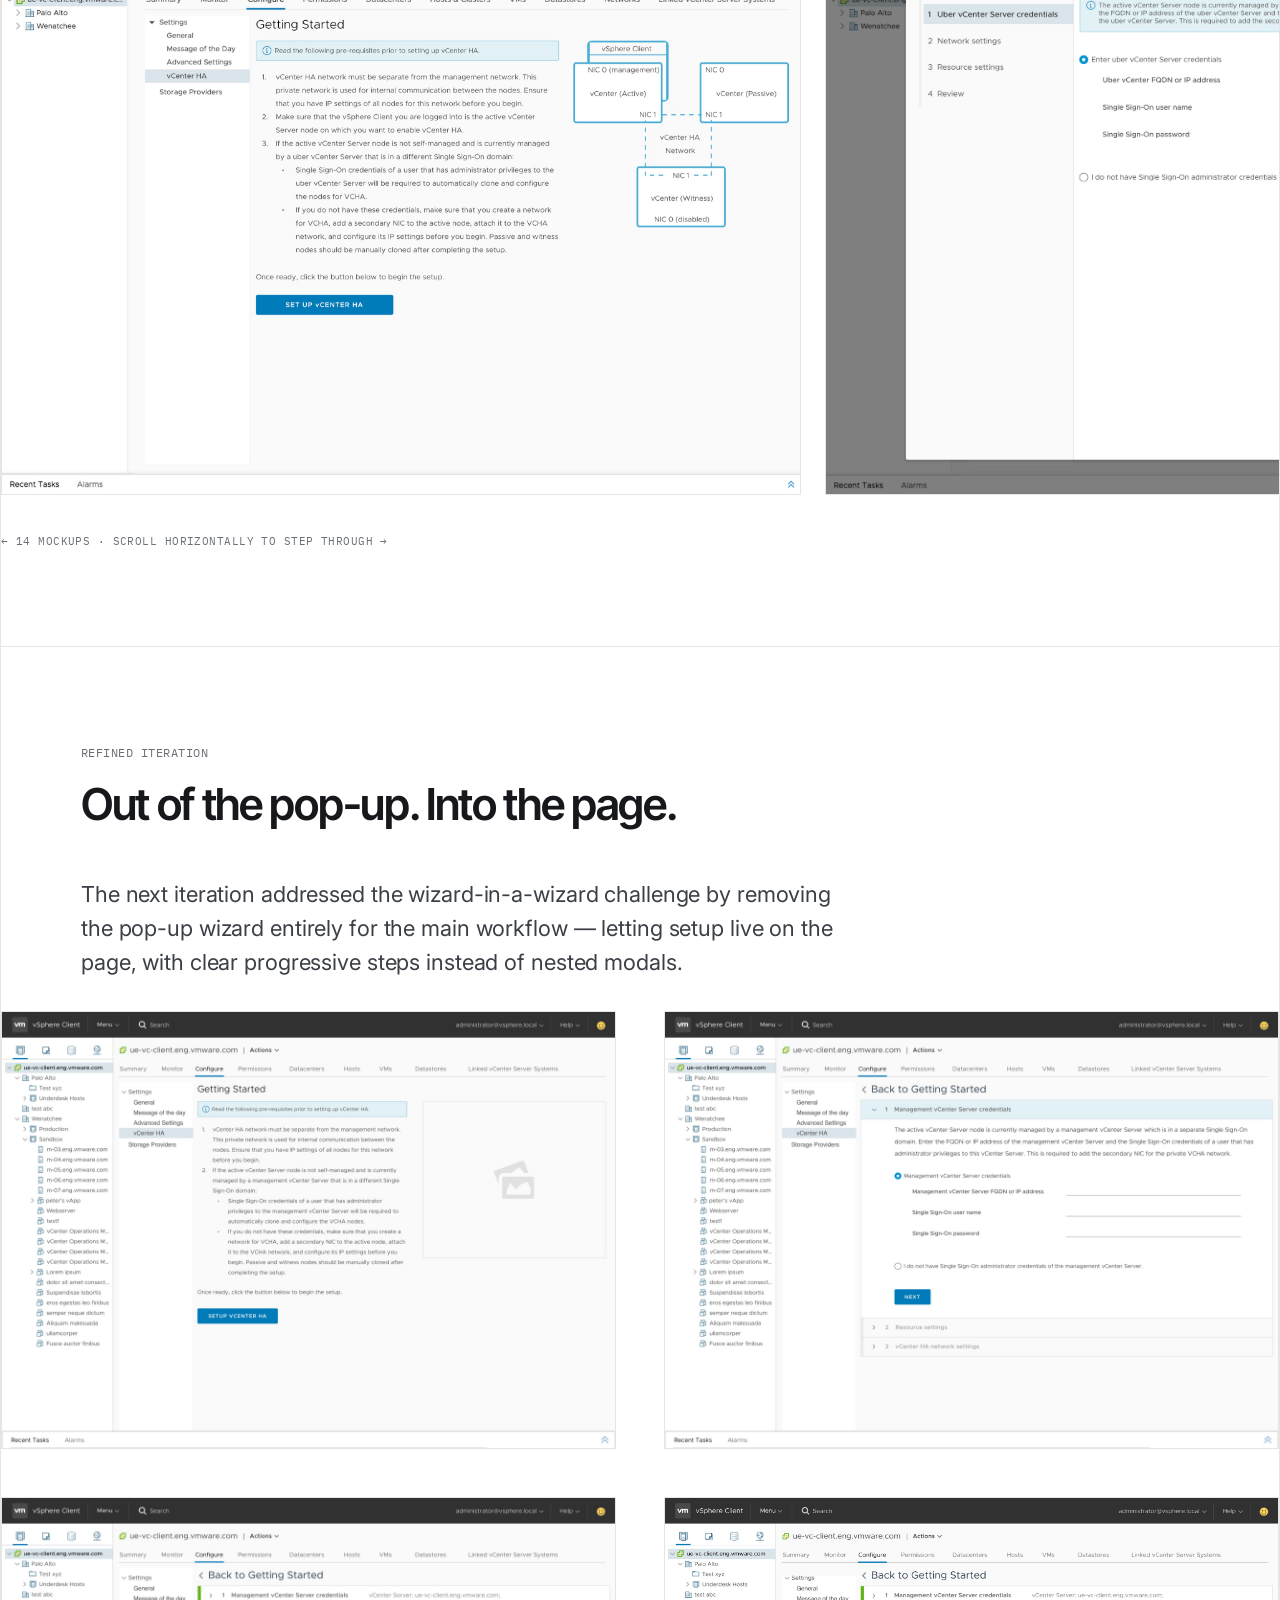
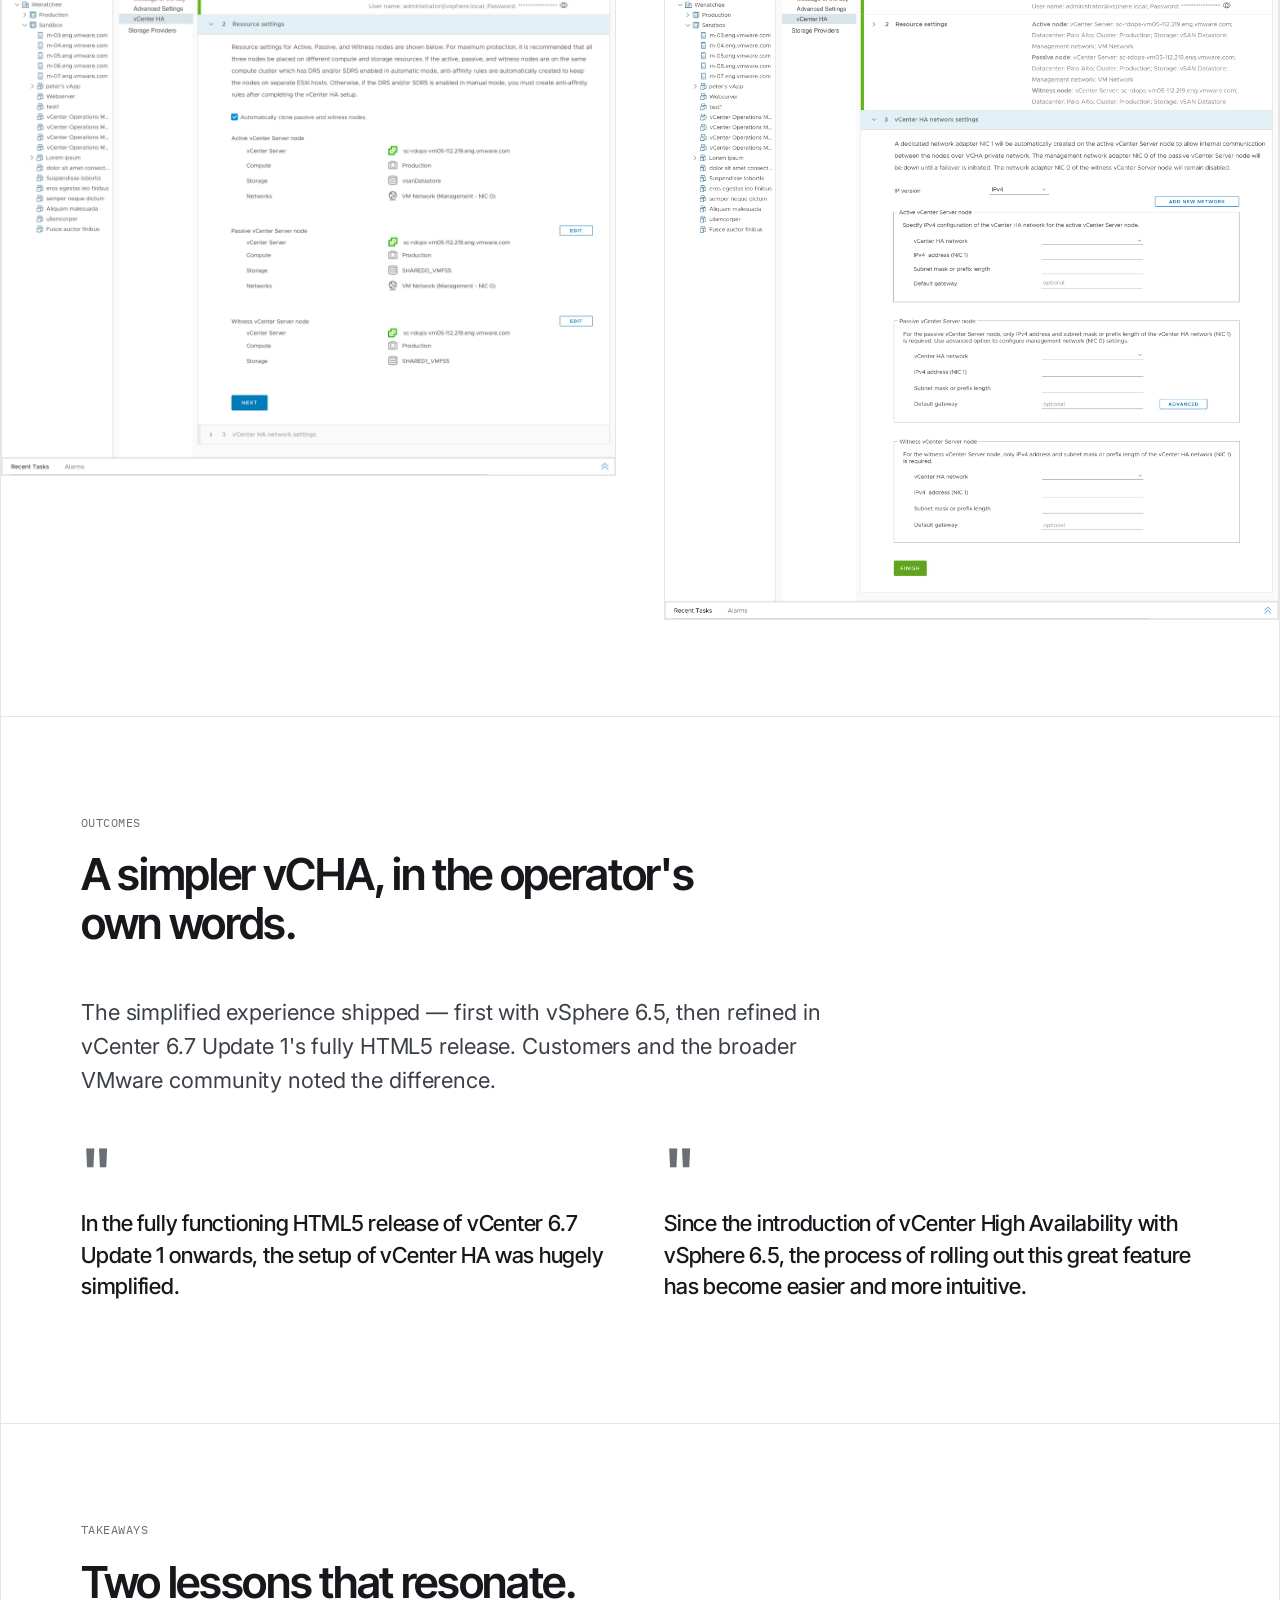
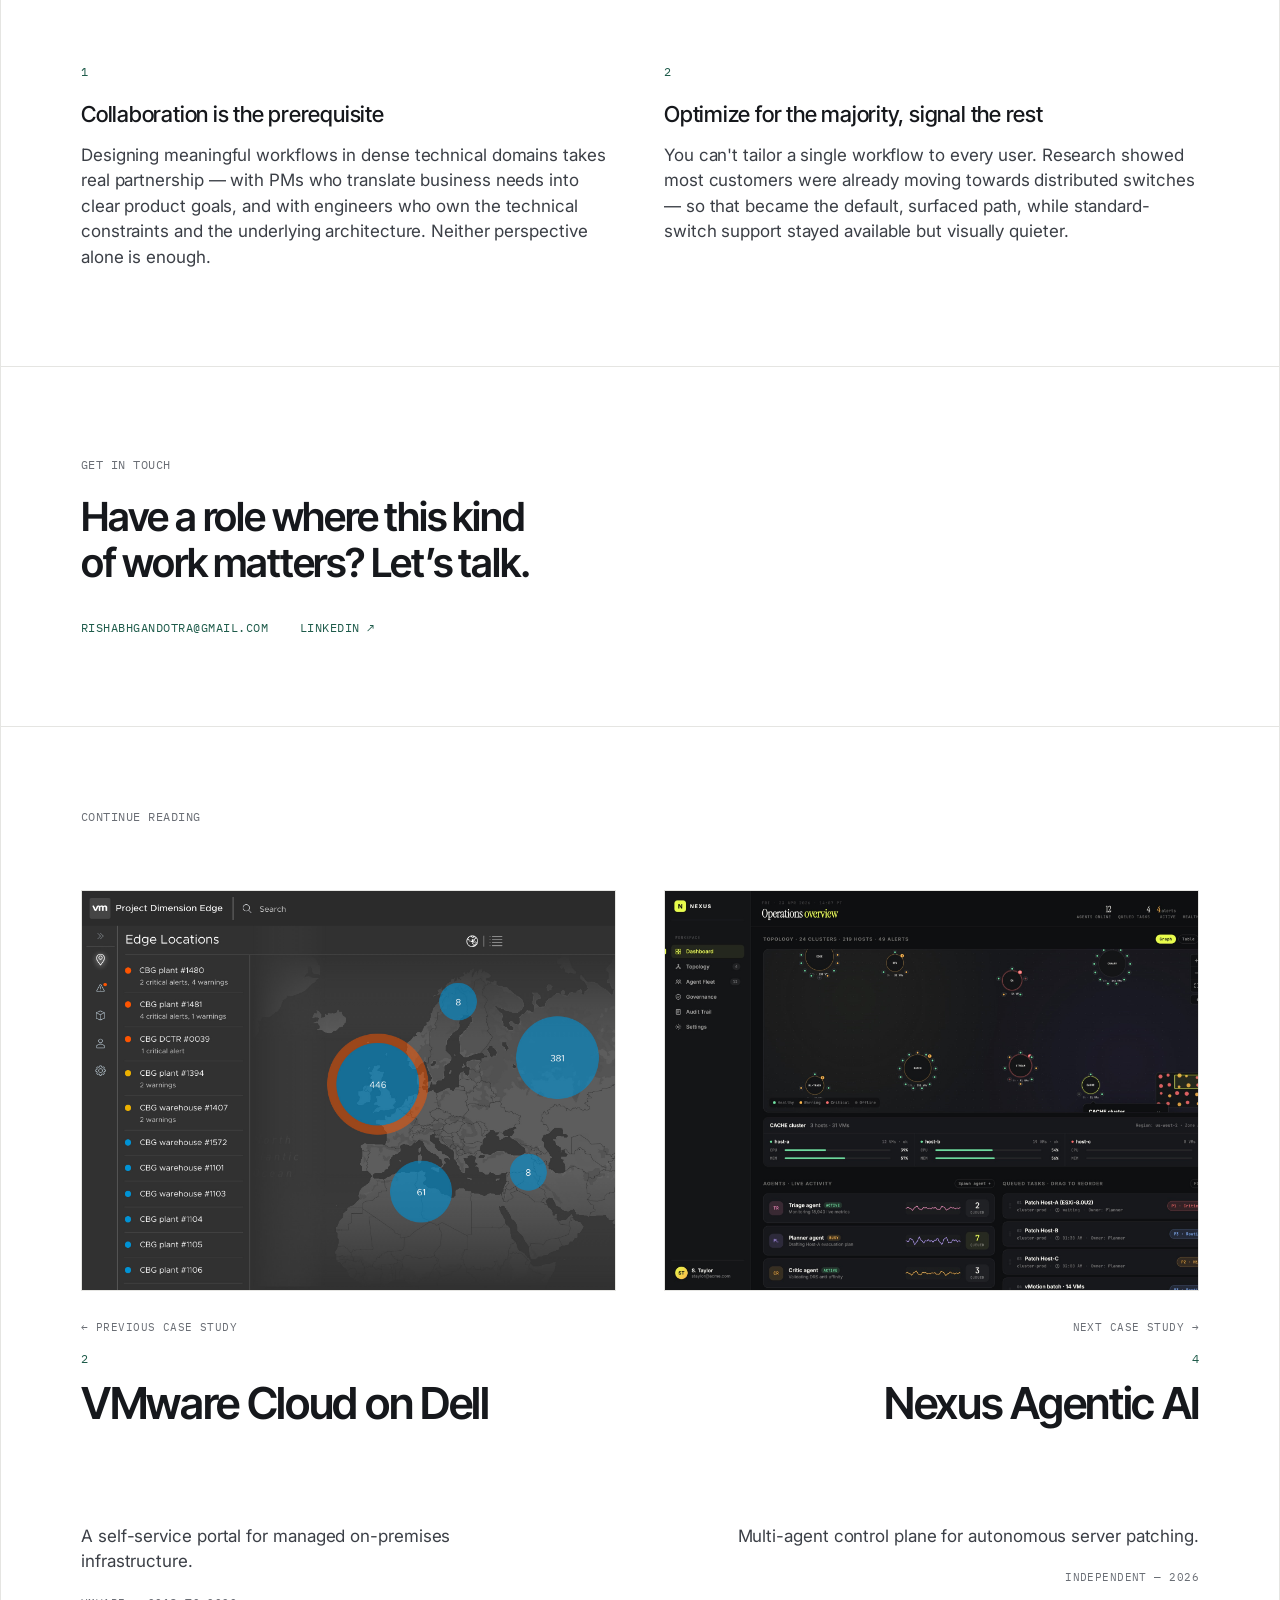
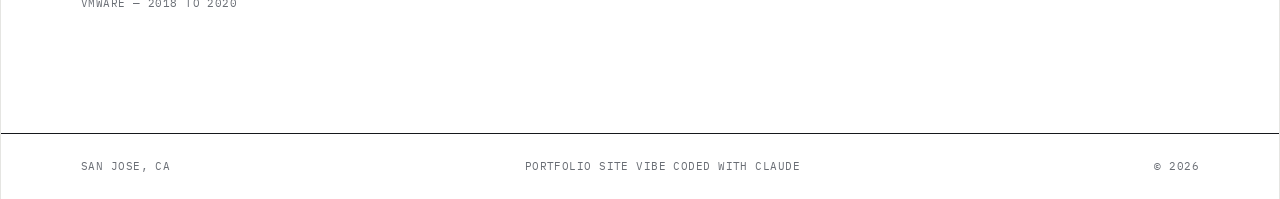
<file: case-studies/vcenter-high-availability.html>
<!doctype html>
<html lang="en">
<head>
<meta charset="utf-8" />
<meta name="viewport" content="width=device-width, initial-scale=1" />
<meta name="robots" content="noindex" />
<title>vCenter High Availability — Rishabh Gandotra</title>
<meta name="description" content="Simplifying the setup of vCenter High Availability for millions of vSphere administrators. A VMware case study by Rishabh Gandotra." />
<link rel="icon" type="image/svg+xml" href="../favicon.svg">
<link rel="icon" sizes="any" href="../favicon.ico">
<link rel="preconnect" href="https://fonts.googleapis.com">
<link rel="preconnect" href="https://fonts.gstatic.com" crossorigin>
<link rel="stylesheet" href="../assets/theme.css">
<link rel="stylesheet" href="../assets/case-study.css">
<style>

/* Research insights — sticky notes */
.cs .insights {
  display: grid;
  grid-template-columns: repeat(3, 1fr);
  gap: 40px var(--col-gap);
  max-width: var(--content-max);
  margin: 56px auto 0;
  padding: 24px 0;
}
.cs .insights .insight {
  padding: 32px 28px;
  background: #F3EAC8;
  box-shadow: 0 5px 18px rgba(0,0,0,0.08), 0 1px 2px rgba(0,0,0,0.05);
  transition: transform 0.35s cubic-bezier(0.4, 0, 0.2, 1), box-shadow 0.35s ease;
  min-height: 200px;
  display: flex;
  flex-direction: column;
}
.cs .insights .insight:nth-child(1) { transform: rotate(-1.4deg); background: #F3EAC8; }
.cs .insights .insight:nth-child(2) { transform: rotate(1deg); background: #DDE5D5; }
.cs .insights .insight:nth-child(3) { transform: rotate(-0.6deg); background: #ECDEDC; }
.cs .insights .insight:nth-child(4) { transform: rotate(0.9deg); background: #DDE5D5; }
.cs .insights .insight:nth-child(5) { transform: rotate(-1.2deg); background: #ECDEDC; }
.cs .insights .insight:nth-child(6) { transform: rotate(1.3deg); background: #F3EAC8; }
.cs .insights .insight:hover {
  transform: rotate(0deg) translateY(-4px);
  box-shadow: 0 14px 30px rgba(0,0,0,0.12);
  z-index: 1;
}
.cs .insights .insight .num { display: none; }
.cs .insights .insight p {
  font-family: var(--font-body);
  font-size: 16px;
  line-height: 1.5;
  letter-spacing: -0.005em;
  color: var(--ink);
  margin: 0;
}
.cs .insights .insight p em { font-style: italic; }

/* Gallery grids */
.cs .gallery-2 {
  display: grid;
  grid-template-columns: repeat(2, 1fr);
  gap: var(--col-gap);
  margin-top: 32px;
  align-items: start;
}
.cs .gallery-3 {
  display: grid;
  grid-template-columns: repeat(3, 1fr);
  gap: var(--col-gap);
  margin-top: 32px;
}
.cs .gallery-2 .item, .cs .gallery-3 .item {
  border: 1px solid var(--hair);
  overflow: hidden;
  background: var(--bg);
}
.cs .gallery-2 .item img, .cs .gallery-3 .item img {
  display: block;
  width: 100%;
  height: auto;
}

/* Video cover with custom play button */
.cs .video-cover {
  position: relative;
  cursor: pointer;
  overflow: hidden;
  display: block;
}
.cs .video-cover img,
.cs .video-cover video {
  display: block;
  width: 100%;
  height: auto;
}
.cs .video-cover .play-btn {
  position: absolute;
  top: 50%;
  left: 50%;
  transform: translate(-50%, -50%);
  width: 96px;
  height: 96px;
  border-radius: 50%;
  border: 1px solid rgba(255,255,255,0.28);
  background: rgba(20, 20, 22, 0.78);
  -webkit-backdrop-filter: blur(10px);
  backdrop-filter: blur(10px);
  color: #fff;
  display: flex;
  align-items: center;
  justify-content: center;
  z-index: 2;
  transition: transform 0.3s cubic-bezier(0.4, 0, 0.2, 1), background 0.3s ease, box-shadow 0.3s ease;
  pointer-events: none;
  box-shadow: 0 8px 32px rgba(0,0,0,0.2);
}
.cs .video-cover:hover .play-btn {
  transform: translate(-50%, -50%) scale(1.08);
  background: rgba(20, 20, 22, 0.92);
  box-shadow: 0 12px 40px rgba(0,0,0,0.28);
}
.cs .video-cover .play-btn svg {
  width: 28px;
  height: 28px;
  margin-left: 4px;
  fill: currentColor;
}
.cs .video-cover.playing::after,
.cs .video-cover.playing .play-btn { display: none; }

/* Horizontal scroll-snap strip */
.cs .strip-wrap { margin: 32px -80px 0; }
.cs .strip {
  display: flex;
  gap: 24px;
  overflow-x: auto;
  overflow-y: hidden;
  scroll-snap-type: x mandatory;
  padding: 0 80px 24px;
  scrollbar-color: var(--ink-2) var(--hair);
  scrollbar-width: auto;
  -webkit-overflow-scrolling: touch;
}
.cs .strip::-webkit-scrollbar { height: 12px; }
.cs .strip::-webkit-scrollbar-track { background: var(--hair); border-radius: 6px; margin: 0 80px; }
.cs .strip::-webkit-scrollbar-thumb { background: var(--muted); border-radius: 6px; border: 2px solid var(--hair); }
.cs .strip::-webkit-scrollbar-thumb:hover { background: var(--ink-2); }
.cs .strip .slide {
  flex: 0 0 800px;
  scroll-snap-align: start;
  border: 1px solid var(--hair);
  overflow: hidden;
  background: var(--bg);
}
.cs .strip .slide img {
  display: block;
  width: 100%;
  height: auto;
}

/* Quotes */
.cs .quotes {
  display: grid;
  grid-template-columns: repeat(2, 1fr);
  gap: var(--col-gap);
  margin-top: 56px;
}
.cs .quote { display: flex; flex-direction: column; }
.cs .quote .mark {
  font-family: var(--font-display);
  font-style: normal;
  font-size: 64px;
  line-height: 0.6;
  color: var(--muted);
  margin-bottom: 16px;
  font-weight: 600;
  letter-spacing: -0.035em;
}
.cs .quote blockquote {
  font-family: var(--font-display);
  font-size: 22px;
  line-height: 1.45;
  color: var(--ink);
  margin: 0 0 24px;
  letter-spacing: -0.01em;
  font-weight: 500;
}

/* Takeaways */
.cs .takeaways {
  display: grid;
  grid-template-columns: repeat(2, 1fr);
  gap: var(--col-gap);
  margin-top: 56px;
}
</style>
<link rel="stylesheet" href="../assets/case-study-responsive.css">
<style>
/* Page-specific tablet/phone rules — after the shared responsive file so they win */
/* ============ TABLET (<= 1279px) ============ */
@media (max-width: 1279px) {
                                                                /* vCHA-specific tablet */
  .cs .insights { gap: 32px var(--col-gap); padding: 16px 0; }
  .cs .insights .insight { padding: 26px 22px; min-height: 160px; }
  .cs .insights .insight p { font-size: 15px; }
    }

/* ============ MOBILE (<= 767px) ============ */
@media (max-width: 767px) {
  
    
              
            
                
      
          
      
      
                    
    
  
            
          
    
  
        
    
  
  /* vCHA-specific sticky notes (uses .insights, not .insights-grid) */
  .cs .insights {
    grid-template-columns: 1fr;
    gap: 18px;
    padding: 12px 0;
  }
  .cs .insights .insight {
    padding: 22px 20px;
    min-height: 0;
  }
  .cs .insights .insight:nth-child(n) { transform: none; }
  .cs .insights .insight:hover { transform: translateY(-3px); }
  .cs .insights .insight p { font-size: 15px; }
}
</style>
</head>
<body>

<div id="root">
  <div class="cs">

    <header class="topbar">
      <a class="name" href="../index.html">Rishabh Gandotra</a>
      <span class="role">Staff Product Designer</span>
    </header>

    <section class="titleblock">
      <div class="eyebrow">vCenter High Availability · VMware · 2016 to 2017</div>
      <h1 class="cs-title"><em>Simplifying</em> the setup of vCenter High Availability.</h1>
      <div class="meta">
        <div>
          <div class="label">Company</div>
          <div class="val">VMware</div>
        </div>
        <div>
          <div class="label">Role</div>
          <div class="val">Product Designer</div>
        </div>
        <div>
          <div class="label">Timeline</div>
          <div class="val">1 year · 2016–2017</div>
        </div>
        <div>
          <div class="label">Product team</div>
          <div class="val">1 PM, ~10 engineers</div>
        </div>
        <div>
          <div class="label">Design</div>
          <div class="val">Sole designer</div>
        </div>
        <div>
          <div class="label">Expertise</div>
          <div class="val">UX Research &amp; Design</div>
        </div>
      </div>
    </section>

    <div class="hero-img">
      <img loading="eager" fetchpriority="high" src="../assets/case-vcha.jpg" alt="vCenter High Availability — landing screen for self-managed setup">
    </div>

    <!-- Context -->
    <section class="block">
      <div class="narrow">
        <div class="section-label">Context</div>
        <h2 class="section-title">An unprotected vCenter is a single point of failure.</h2>
        <p class="lede">vCenter is critical to a customer's virtual infrastructure. When software or hardware failure takes it offline, every dependent workload feels it. The existing workflow for enabling vCenter High Availability (vCHA) was complicated and drew negative customer feedback — turning it into a tedious process.</p>
      </div>
    </section>

    <!-- Walkthrough -->
    <section class="block">
      <div class="narrow">
        <div class="section-label">Walkthrough</div>
        <h2 class="section-title">The simplified setup, end to end.</h2>
        <p class="lede">A short walkthrough of the shipped flow — from launching setup, through resource and network configuration, to a fully configured vCHA cluster.</p>
      </div>

      <div style="margin: 64px -80px 0;">
        <div class="figure">
          <div class="video-cover" id="vcha-video"
               data-src="../assets/vcenter-high-availability/vCHA-walkthrough.mov"
               role="button" tabindex="0" aria-label="Play vCHA walkthrough video">
            <img loading="lazy" src="../assets/vcenter-high-availability/vcha-walkthrough-poster.jpg" alt="vCHA walkthrough — final design preview">
            <div class="play-btn" aria-hidden="true">
              <svg viewBox="0 0 24 24" aria-hidden="true">
                <path d="M6 4l14 8-14 8V4z"/>
              </svg>
            </div>
          </div>
        </div>
        <div class="figure-caption" style="margin-top:14px">Final design walkthrough</div>
      </div>
    </section>

    <!-- Overview / Architecture -->
    <section class="block">
      <div class="narrow">
        <div class="section-label">How it works</div>
        <h2 class="section-title">Active. Passive. Witness.</h2>
        <p class="lede">As part of vCHA, two copies of vCenter — the <em>Active node</em>, plus <em>Passive</em> and <em>Witness</em> nodes — are deployed on a private network and kept in sync. When the Active node fails, the Witness initiates failover to the Passive, which becomes the new Active. The Witness reconciles any changes that occurred during the gap, and the cluster's identities swap. Downtime: only a few seconds.</p>
      </div>

      <div style="max-width:800px;margin:64px auto 0;">
        <div class="figure" style="border:none">
          <img loading="lazy" src="../assets/vcenter-high-availability/vcha-architecture.png" alt="vCHA cluster architecture — vSphere Client connected to Active, Passive, and Witness nodes via the vCenter HA Network">
        </div>
        <div class="figure-caption" style="margin-top:14px">vCHA cluster architecture</div>
      </div>
    </section>

    <!-- Research Insights -->
    <section class="block">
      <div class="narrow">
        <div class="section-label">Research Insights</div>
        <h2 class="section-title">What customers told us before, during, and after design.</h2>
        <p class="lede">I presented several iterations of the designs to customers and gathered insights that informed every decision. Six findings shaped the final workflow.</p>
      </div>
      <div class="insights">
        <div class="insight">
          <div class="num">1</div>
          <p>Customers found it difficult to understand <em>self-managed</em> vs. <em>managed by another vCenter</em>, in the same or a different SSO domain.</p>
        </div>
        <div class="insight">
          <div class="num">2</div>
          <p>Most customers were already using a distributed switch over a standard switch.</p>
        </div>
        <div class="insight">
          <div class="num">3</div>
          <p>Most had no concerns over automating the cloning of Passive and Witness nodes — <em>provided</em> they retained control over resource settings.</p>
        </div>
        <div class="insight">
          <div class="num">4</div>
          <p>VM settings were important to nearly every customer. Only one was comfortable entering management-vCenter credentials just to see them.</p>
        </div>
        <div class="insight">
          <div class="num">5</div>
          <p>The getting-started screen had too much text. Customers wanted less reading, more doing.</p>
        </div>
        <div class="insight">
          <div class="num">6</div>
          <p>The terminology on the credentials screens was confusing and needed to be rephrased.</p>
        </div>
      </div>
    </section>

    <!-- Approach -->
    <section class="block">
      <div class="narrow">
        <div class="section-label">Approach</div>
        <h2 class="section-title">One workflow, not two.</h2>
        <p class="lede">The existing basic and advanced workflows were both complicated, especially the advanced path. Working with my PM, I analyzed both and proposed a <em>single, unified workflow</em> that combined the strengths of each — automating much of the backend work and removing the burden from the user.</p>
      </div>

      <div style="max-width:800px;margin:64px auto 0;">
        <div class="figure">
          <img loading="lazy" src="../assets/vcenter-high-availability/vcha-workflow.svg" alt="Workflow comparison — existing Basic, existing Advanced, and the proposed unified workflow">
        </div>
        <div class="figure-caption" style="margin-top:14px">Existing vs. proposed workflows</div>
      </div>
    </section>

    <!-- Initial designs -->
    <section class="block">
      <div class="narrow">
        <div class="section-label">Initial Designs</div>
        <h2 class="section-title">Lo-fi prototypes for fast stakeholder feedback.</h2>
        <p class="lede">To visualize the new workflow, I built lo-fi prototypes to gather quick feedback from stakeholders and validate the structure before investing in hi-fidelity mockups.</p>
      </div>
      <div style="max-width:var(--content-max);margin:0 auto">
        <div class="gallery-3">
          <div class="item"><img loading="lazy" src="../assets/vcenter-high-availability/vcha-initial-1.png" alt="Initial design — lo-fi prototype 1"></div>
          <div class="item"><img loading="lazy" src="../assets/vcenter-high-availability/vcha-initial-2.png" alt="Initial design — lo-fi prototype 2"></div>
          <div class="item"><img loading="lazy" src="../assets/vcenter-high-availability/vcha-initial-3.png" alt="Initial design — lo-fi prototype 3"></div>
          <div class="item"><img loading="lazy" src="../assets/vcenter-high-availability/vcha-initial-4.png" alt="Initial design — lo-fi prototype 4"></div>
          <div class="item"><img loading="lazy" src="../assets/vcenter-high-availability/vcha-initial-5.png" alt="Initial design — lo-fi prototype 5"></div>
        </div>
      </div>
    </section>

    <!-- First iteration -->
    <section class="block">
      <div class="narrow">
        <div class="section-label">First Iteration</div>
        <h2 class="section-title">Hi-fi mockups, and the wizard-in-a-wizard problem.</h2>
        <p class="lede">The first hi-fi version captured every workflow detail and aligned stakeholders. But one challenge surfaced quickly: the setup was framed as a <em>wizard inside a pop-up</em>, with additional nested workflows requiring their own wizards in additional pop-ups. Nested pop-ups had to go — they fragmented context and broke the operator's flow.</p>
      </div>
      <div class="strip-wrap">
        <div class="strip">
          <div class="slide"><img loading="lazy" src="../assets/vcenter-high-availability/vcha-v1-01.jpg" alt="First iteration — mockup 1"></div>
          <div class="slide"><img loading="lazy" src="../assets/vcenter-high-availability/vcha-v1-02.jpg" alt="First iteration — mockup 2"></div>
          <div class="slide"><img loading="lazy" src="../assets/vcenter-high-availability/vcha-v1-03.jpg" alt="First iteration — mockup 3"></div>
          <div class="slide"><img loading="lazy" src="../assets/vcenter-high-availability/vcha-v1-04.jpg" alt="First iteration — mockup 4"></div>
          <div class="slide"><img loading="lazy" src="../assets/vcenter-high-availability/vcha-v1-05.jpg" alt="First iteration — mockup 5"></div>
          <div class="slide"><img loading="lazy" src="../assets/vcenter-high-availability/vcha-v1-06.jpg" alt="First iteration — mockup 6"></div>
          <div class="slide"><img loading="lazy" src="../assets/vcenter-high-availability/vcha-v1-07.jpg" alt="First iteration — mockup 7"></div>
          <div class="slide"><img loading="lazy" src="../assets/vcenter-high-availability/vcha-v1-08.jpg" alt="First iteration — mockup 8"></div>
          <div class="slide"><img loading="lazy" src="../assets/vcenter-high-availability/vcha-v1-09.jpg" alt="First iteration — mockup 9"></div>
          <div class="slide"><img loading="lazy" src="../assets/vcenter-high-availability/vcha-v1-10.jpg" alt="First iteration — mockup 10"></div>
          <div class="slide"><img loading="lazy" src="../assets/vcenter-high-availability/vcha-v1-11.jpg" alt="First iteration — mockup 11"></div>
          <div class="slide"><img loading="lazy" src="../assets/vcenter-high-availability/vcha-v1-12.jpg" alt="First iteration — mockup 12"></div>
          <div class="slide"><img loading="lazy" src="../assets/vcenter-high-availability/vcha-v1-13.jpg" alt="First iteration — mockup 13"></div>
          <div class="slide"><img loading="lazy" src="../assets/vcenter-high-availability/vcha-v1-14.jpg" alt="First iteration — mockup 14"></div>
        </div>
        <div class="figure-caption" style="margin-top:14px">← 14 mockups · scroll horizontally to step through →</div>
      </div>
    </section>

    <!-- Next iteration -->
    <section class="block">
      <div class="narrow">
        <div class="section-label">Refined Iteration</div>
        <h2 class="section-title">Out of the pop-up. Into the page.</h2>
        <p class="lede">The next iteration addressed the wizard-in-a-wizard challenge by removing the pop-up wizard entirely for the main workflow — letting setup live on the page, with clear progressive steps instead of nested modals.</p>
      </div>
      <div class="gallery-2" style="margin: 32px -80px 0">
        <div class="item"><img loading="lazy" src="../assets/vcenter-high-availability/vcha-v2-1.jpg" alt="Refined iteration — mockup 1"></div>
        <div class="item"><img loading="lazy" src="../assets/vcenter-high-availability/vcha-v2-2.jpg" alt="Refined iteration — mockup 2"></div>
        <div class="item"><img loading="lazy" src="../assets/vcenter-high-availability/vcha-v2-3.jpg" alt="Refined iteration — mockup 3"></div>
        <div class="item"><img loading="lazy" src="../assets/vcenter-high-availability/vcha-v2-4.jpg" alt="Refined iteration — mockup 4"></div>
      </div>
    </section>

    <!-- Outcomes -->
    <section class="block">
      <div class="narrow">
        <div class="section-label">Outcomes</div>
        <h2 class="section-title">A simpler vCHA, in the operator's own words.</h2>
        <p class="lede">The simplified experience shipped — first with vSphere 6.5, then refined in vCenter 6.7 Update 1's fully HTML5 release. Customers and the broader VMware community noted the difference.</p>
      </div>
      <div class="quotes" style="max-width:var(--content-max);margin:56px auto 0">
        <div class="quote">
          <div class="mark">"</div>
          <blockquote>In the fully functioning HTML5 release of vCenter 6.7 Update 1 onwards, the setup of vCenter HA was hugely simplified.</blockquote>
        </div>
        <div class="quote">
          <div class="mark">"</div>
          <blockquote>Since the introduction of vCenter High Availability with vSphere 6.5, the process of rolling out this great feature has become easier and more intuitive.</blockquote>
        </div>
      </div>
    </section>

    <!-- Takeaways -->
    <section class="block">
      <div class="narrow">
        <div class="section-label">Takeaways</div>
        <h2 class="section-title">Two lessons that resonate.</h2>
      </div>
      <div class="takeaways" style="max-width:var(--content-max);margin:56px auto 0">
        <div class="takeaway">
          <div class="num">1</div>
          <h4>Collaboration is the prerequisite</h4>
          <p>Designing meaningful workflows in dense technical domains takes real partnership — with PMs who translate business needs into clear product goals, and with engineers who own the technical constraints and the underlying architecture. Neither perspective alone is enough.</p>
        </div>
        <div class="takeaway">
          <div class="num">2</div>
          <h4>Optimize for the majority, signal the rest</h4>
          <p>You can't tailor a single workflow to every user. Research showed most customers were already moving towards distributed switches — so that became the default, surfaced path, while standard-switch support stayed available but visually quieter.</p>
        </div>
      </div>
    </section>

    <!-- Contact -->
    <section class="contact">
      <div class="label">Get in touch</div>
      <h2>Have a role where this kind of work matters? Let’s talk.</h2>
      <div class="contact-links">
        <a href="mailto:rishabhgandotra@gmail.com">rishabhgandotra@gmail.com</a>
        <a href="https://www.linkedin.com/in/rishabhgandotra" target="_blank" rel="noopener noreferrer">LinkedIn ↗</a>
      </div>
    </section>

    <!-- Prev/Next -->
    <section class="prevnext">
      <div class="label">Continue Reading</div>
      <div class="prevnext-grid">
        <a class="pn-card prev" href="./vmware-cloud-on-dell.html">
          <div class="image" style="background:#1B1B1B">
            <img loading="lazy" src="../assets/case-vmc.jpg" alt="VMware Cloud on Dell — global edge locations">
          </div>
          <div>
            <div class="dir">← Previous Case Study</div>
            <div class="num" style="margin-top:12px">2</div>
            <div class="ttl">VMware Cloud on Dell</div>
            <div class="sub">A self-service portal for managed on-premises infrastructure.</div>
            <div class="yr">VMware — 2018 to 2020</div>
          </div>
        </a>
        <a class="pn-card next" href="./nexus-agentic-ai.html">
          <div class="image" style="background:#0E0E0D">
            <img loading="lazy" src="../assets/case-nexus.jpg" alt="Nexus Agentic AI — operations dashboard">
          </div>
          <div>
            <div class="dir">Next Case Study →</div>
            <div class="num" style="margin-top:12px">4</div>
            <div class="ttl">Nexus Agentic AI</div>
            <div class="sub">Multi-agent control plane for autonomous server patching.</div>
            <div class="yr">Independent — 2026</div>
          </div>
        </a>
      </div>
    </section>

    <footer class="footer">
      <div class="colophon">
        <span>San Jose, CA</span>
        <span>Portfolio site vibe coded with Claude</span>
        <span>© 2026</span>
      </div>
    </footer>

  </div>
</div>

<script>
// Click-to-play video cover
document.querySelectorAll('.video-cover').forEach(function(cover) {
  function play() {
    if (cover.classList.contains('playing')) return;
    var video = document.createElement('video');
    video.src = cover.dataset.src;
    video.controls = true;
    video.autoplay = true;
    video.playsInline = true;
    video.setAttribute('playsinline', '');
    cover.classList.add('playing');
    var img = cover.querySelector('img');
    if (img) img.remove();
    cover.appendChild(video);
  }
  cover.addEventListener('click', play);
  cover.addEventListener('keydown', function(e) {
    if (e.key === 'Enter' || e.key === ' ') { e.preventDefault(); play(); }
  });
});
</script>

<!-- Cloudflare Web Analytics -->
<script defer src='https://static.cloudflareinsights.com/beacon.min.js' data-cf-beacon='{"token": "ba10ff8f736d4e0297dd12cb1a3cc735"}'></script>
<!-- End Cloudflare Web Analytics -->
</body>
</html>
</file>
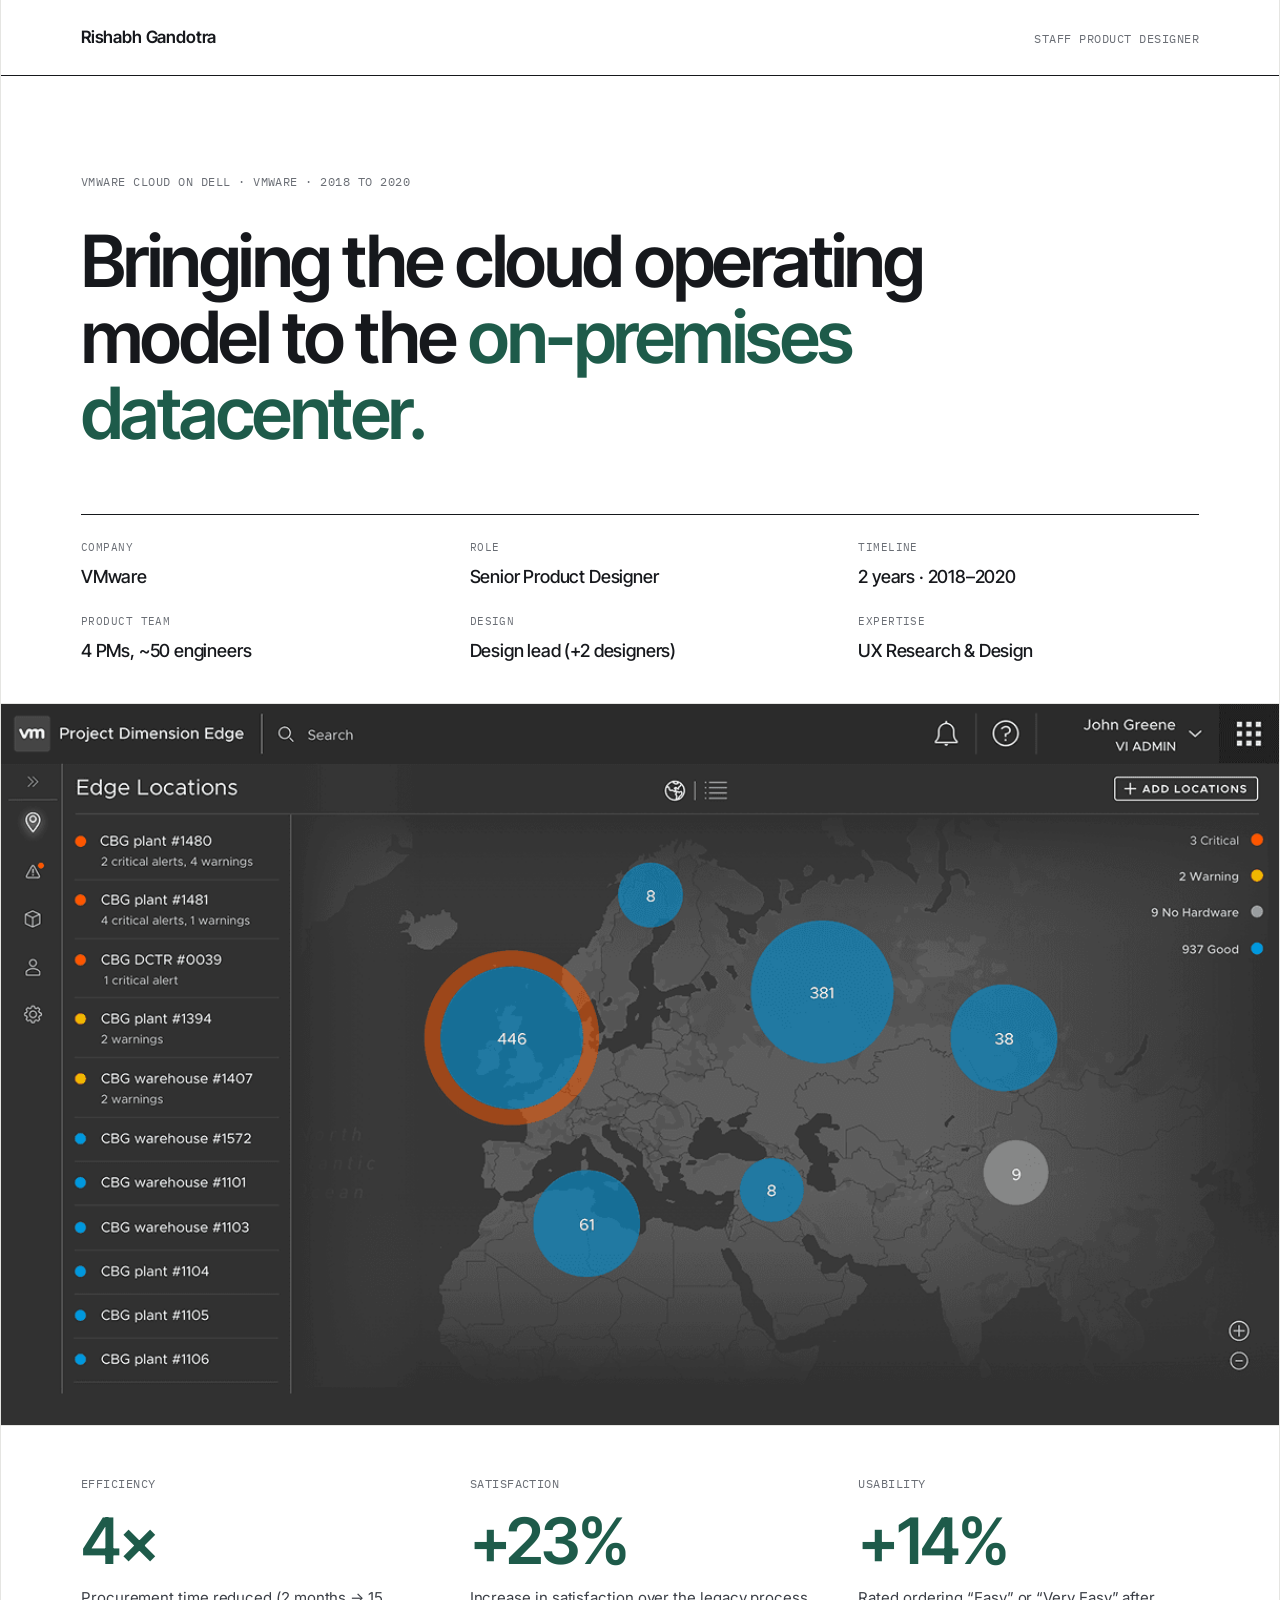
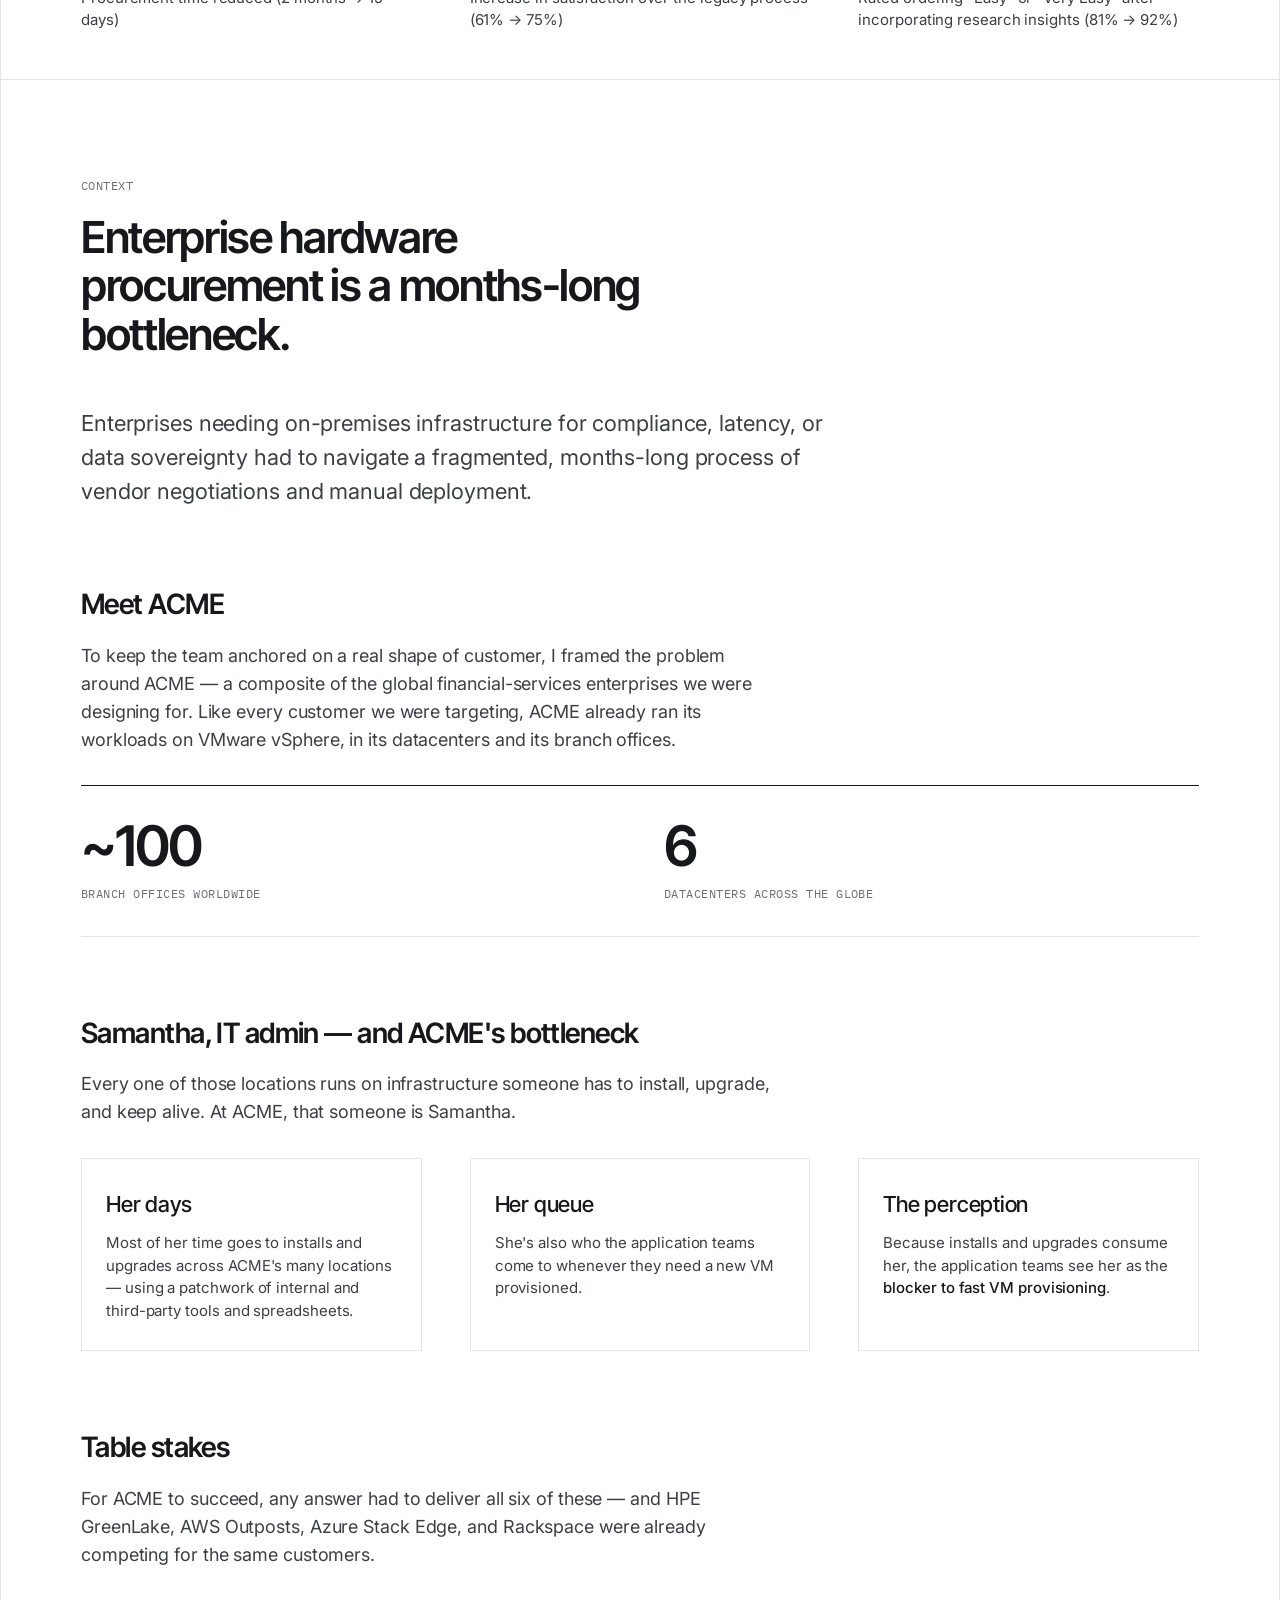
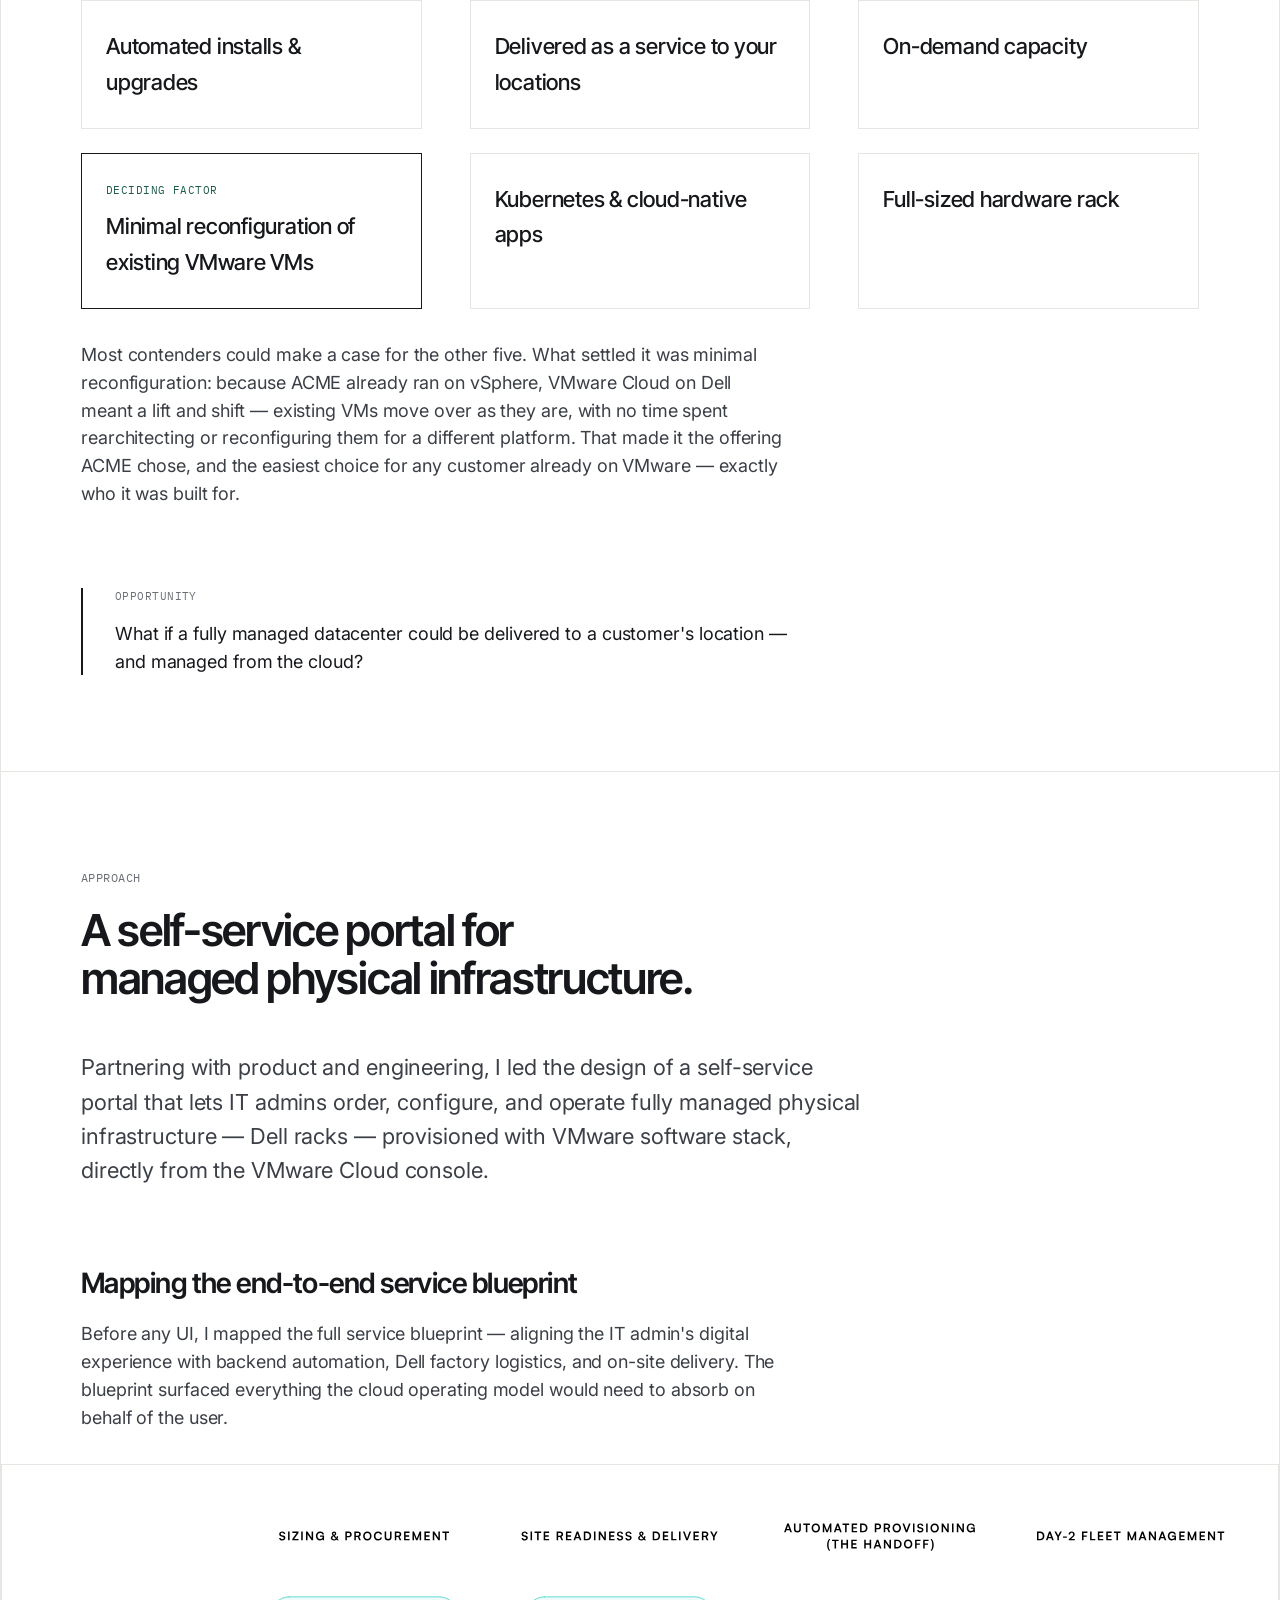
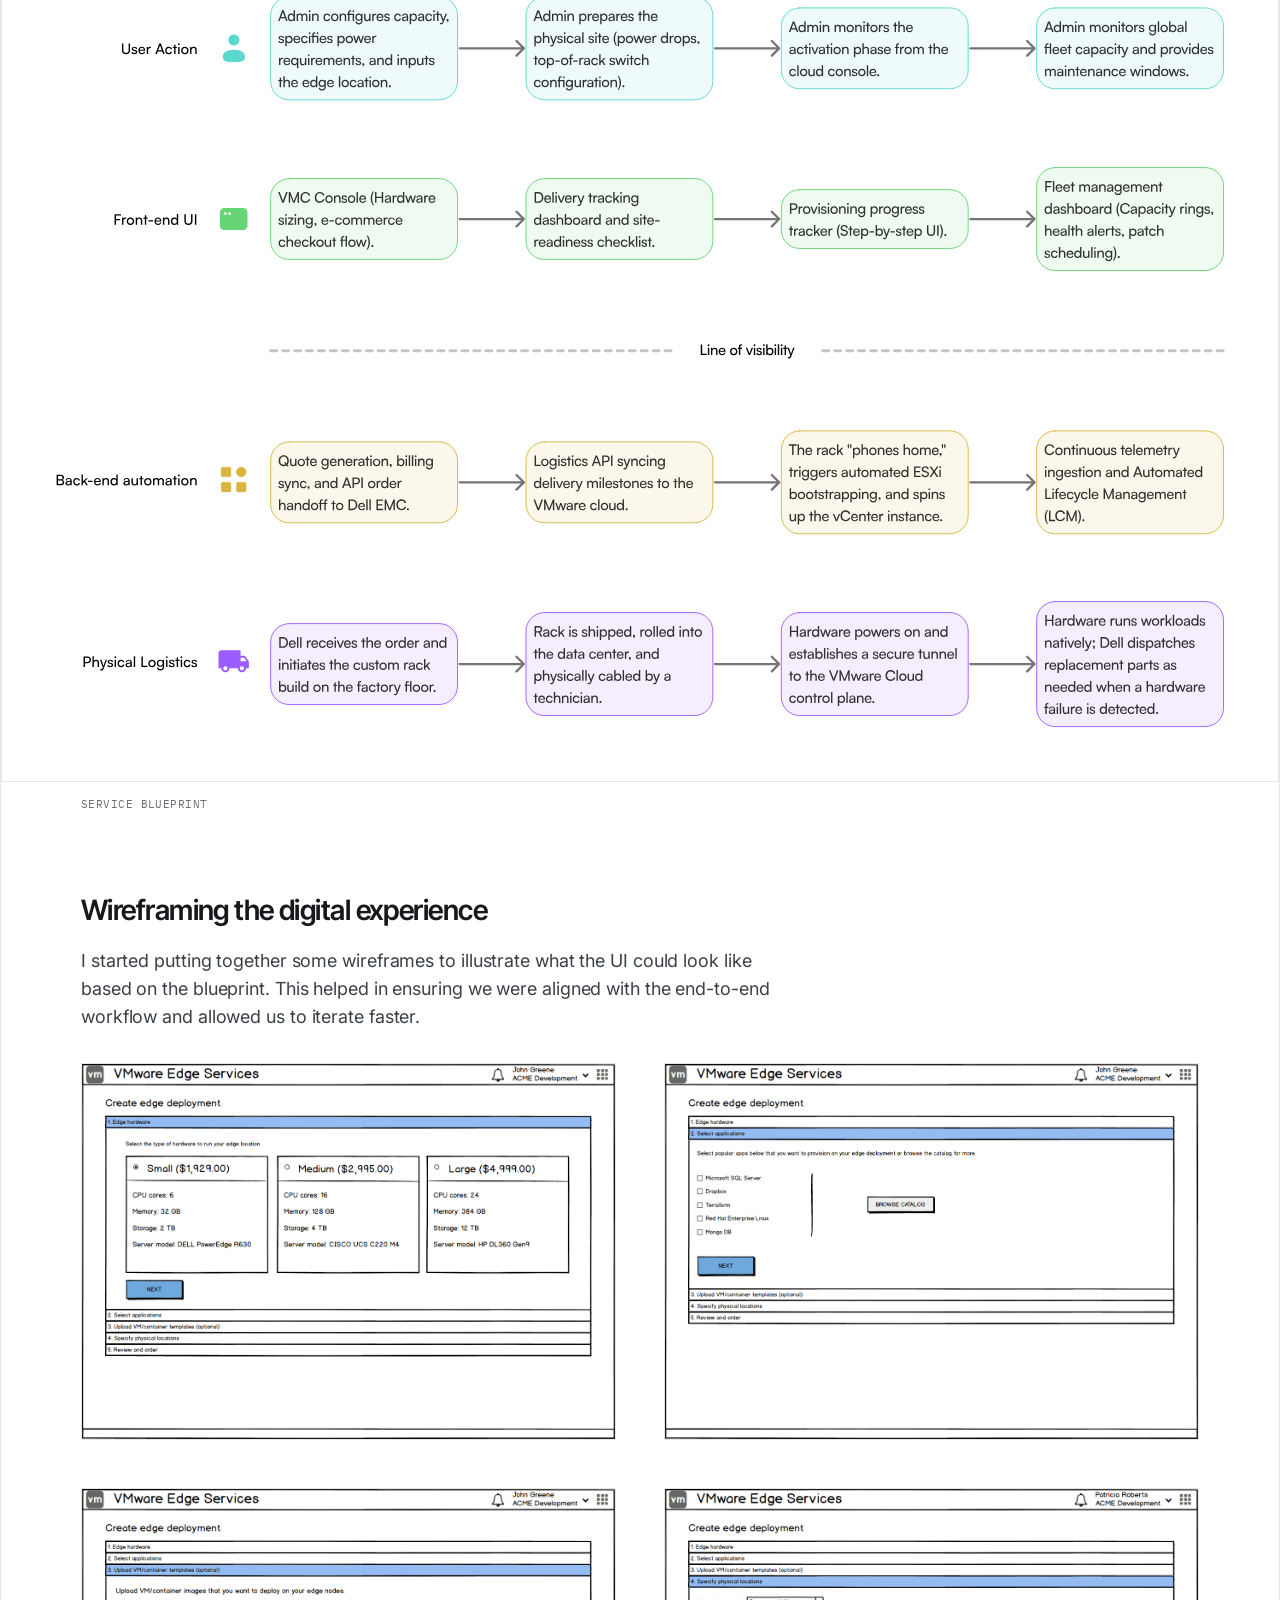
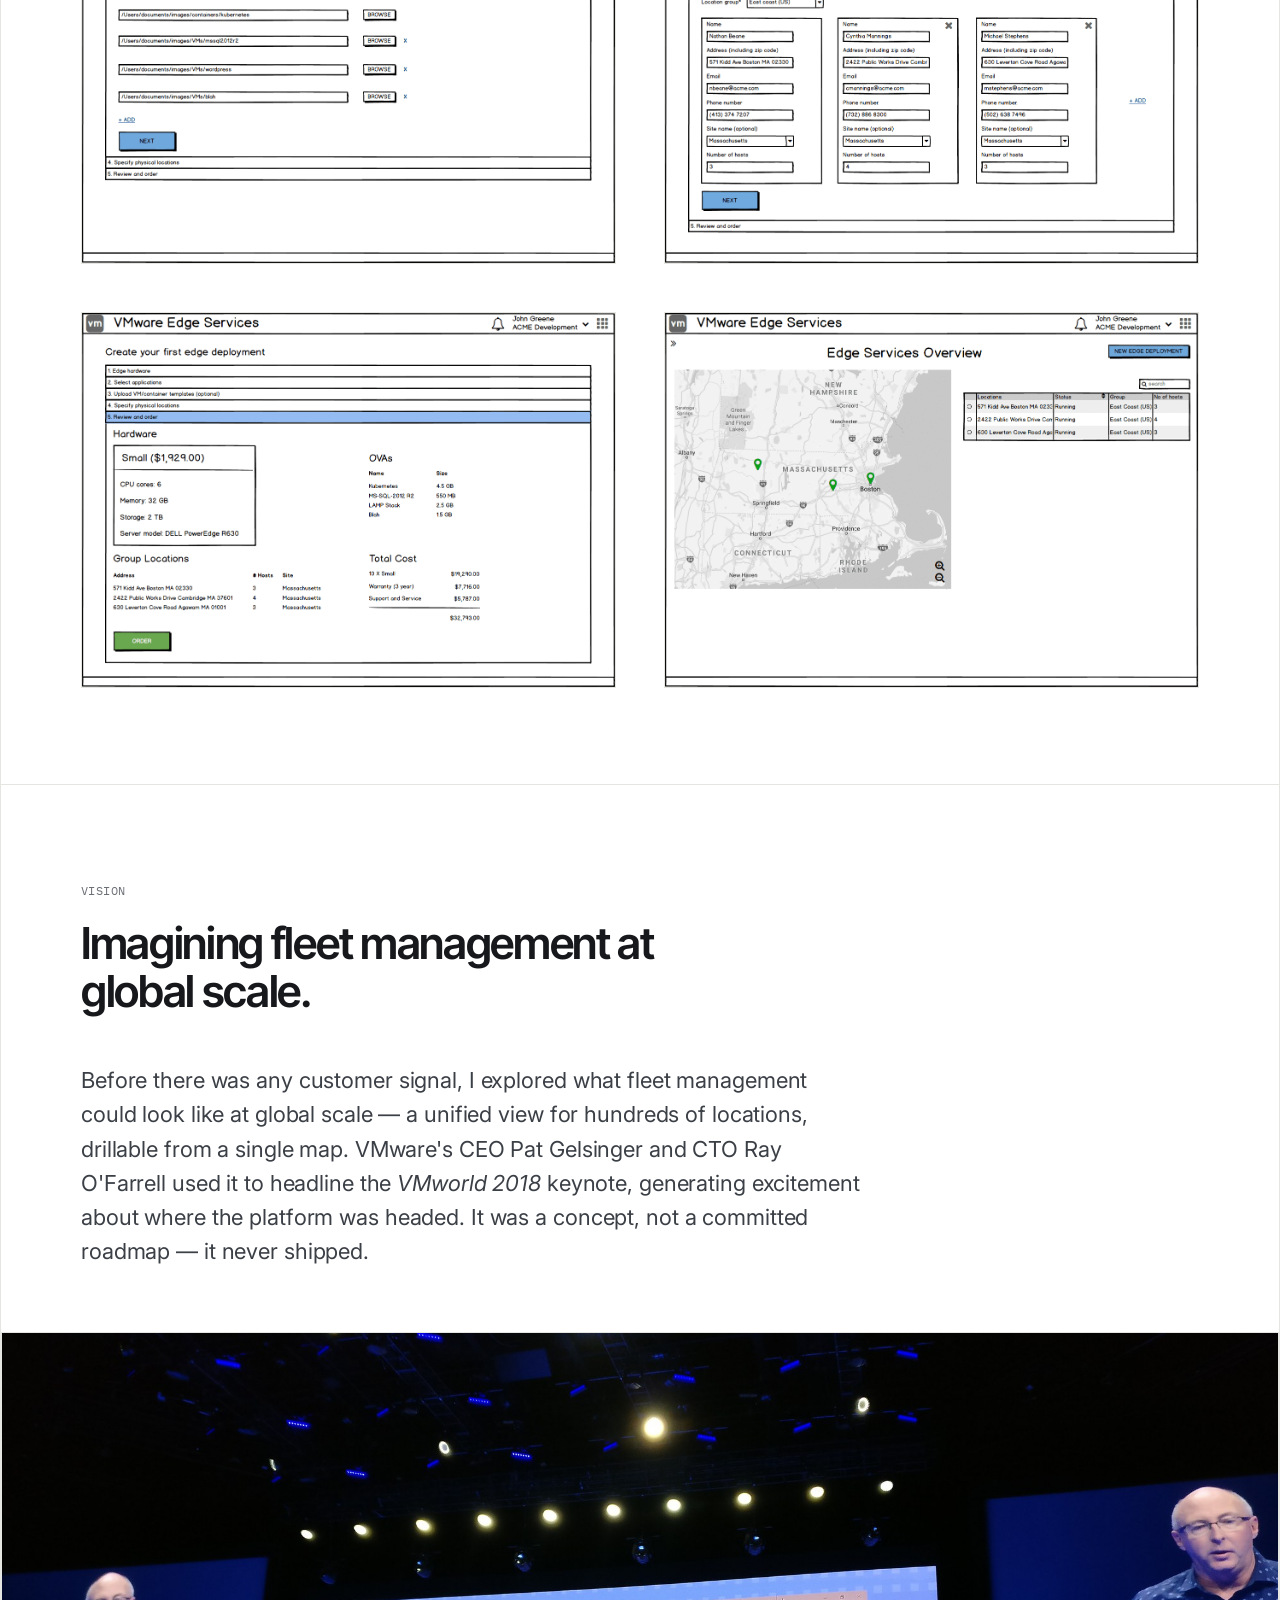
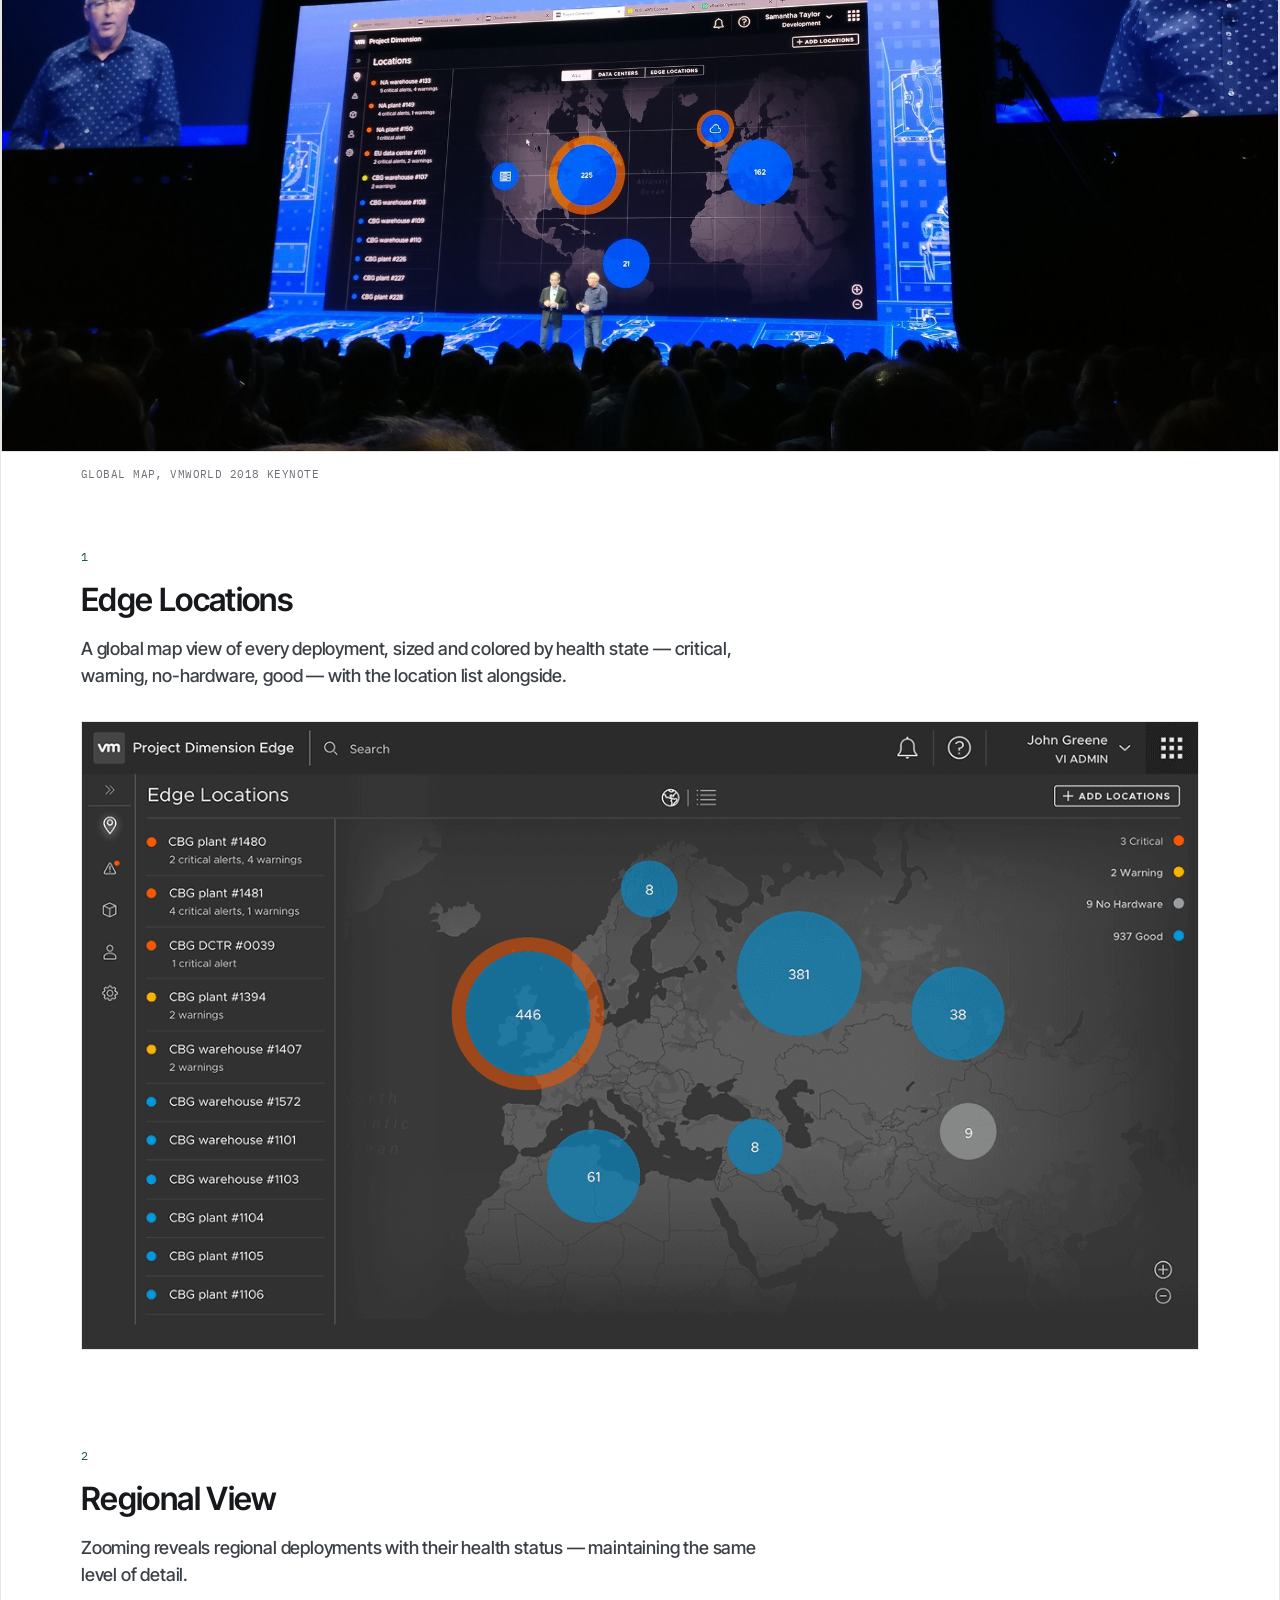
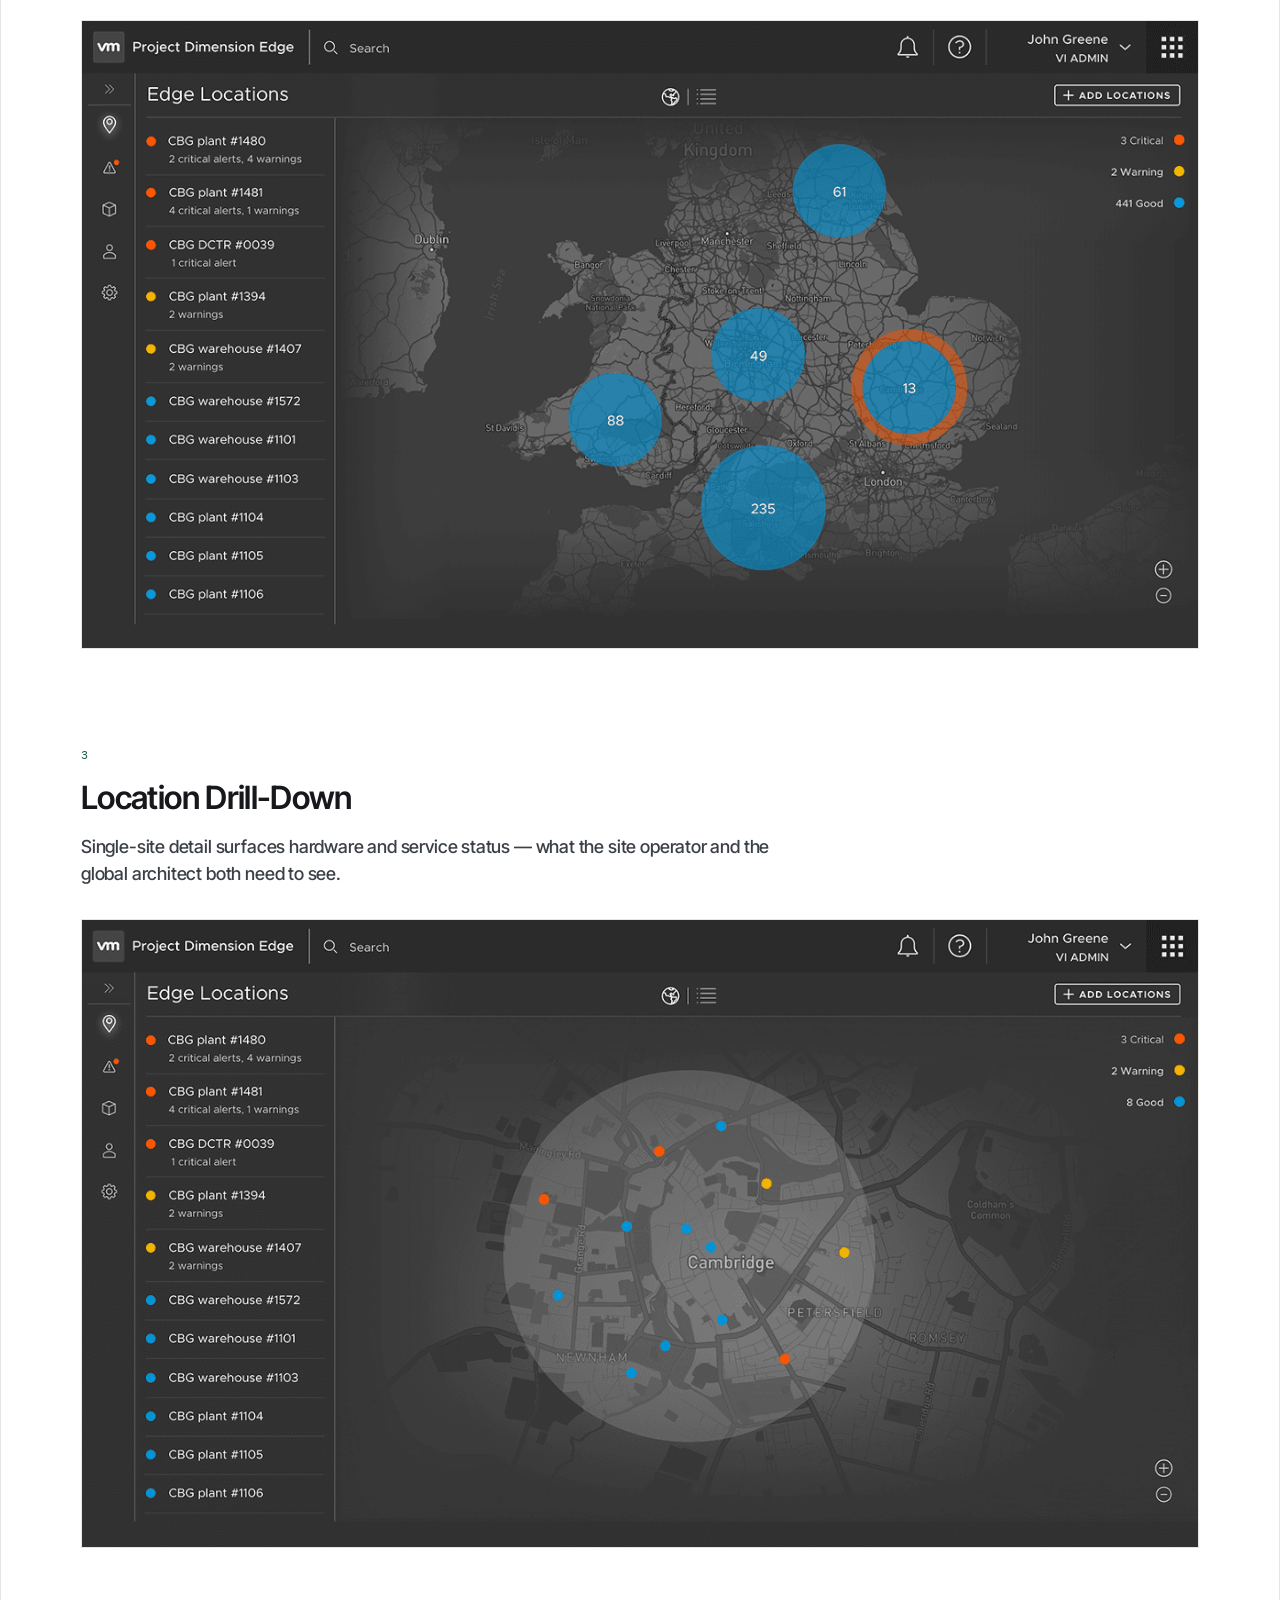
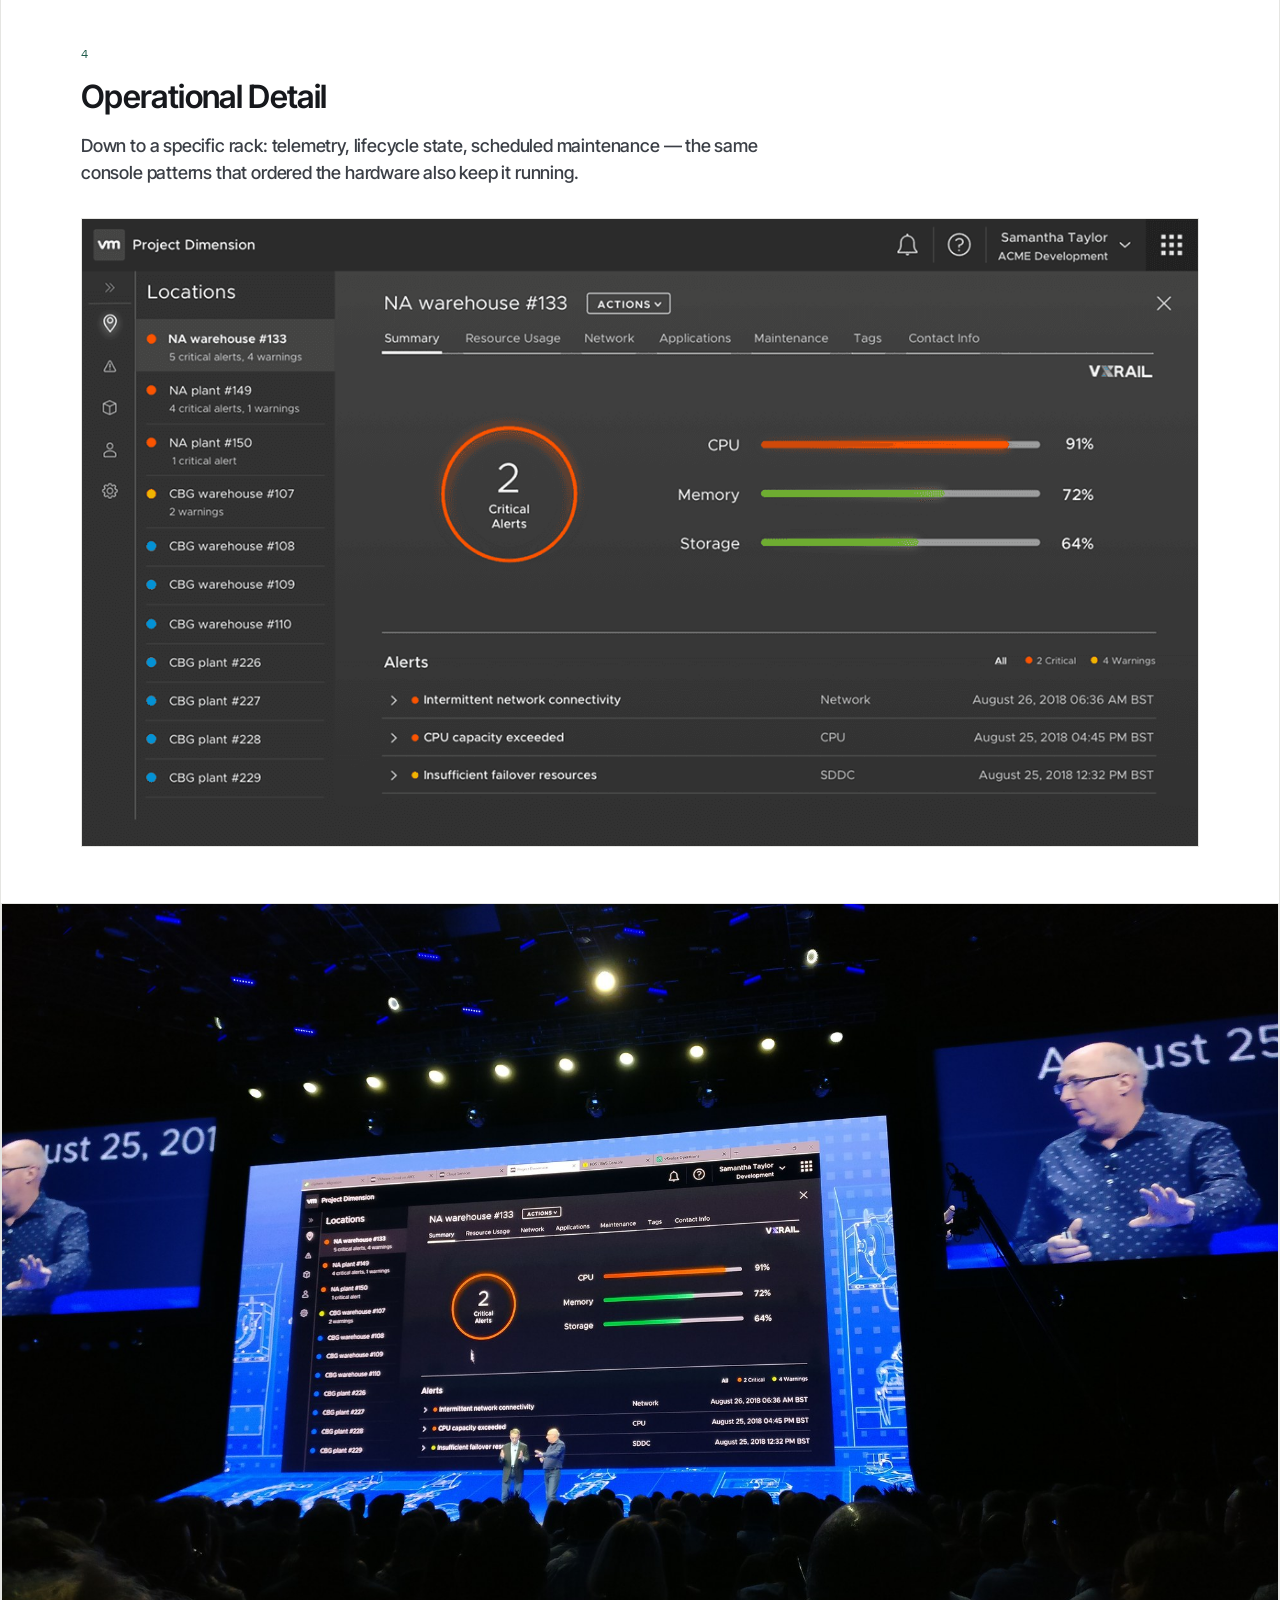
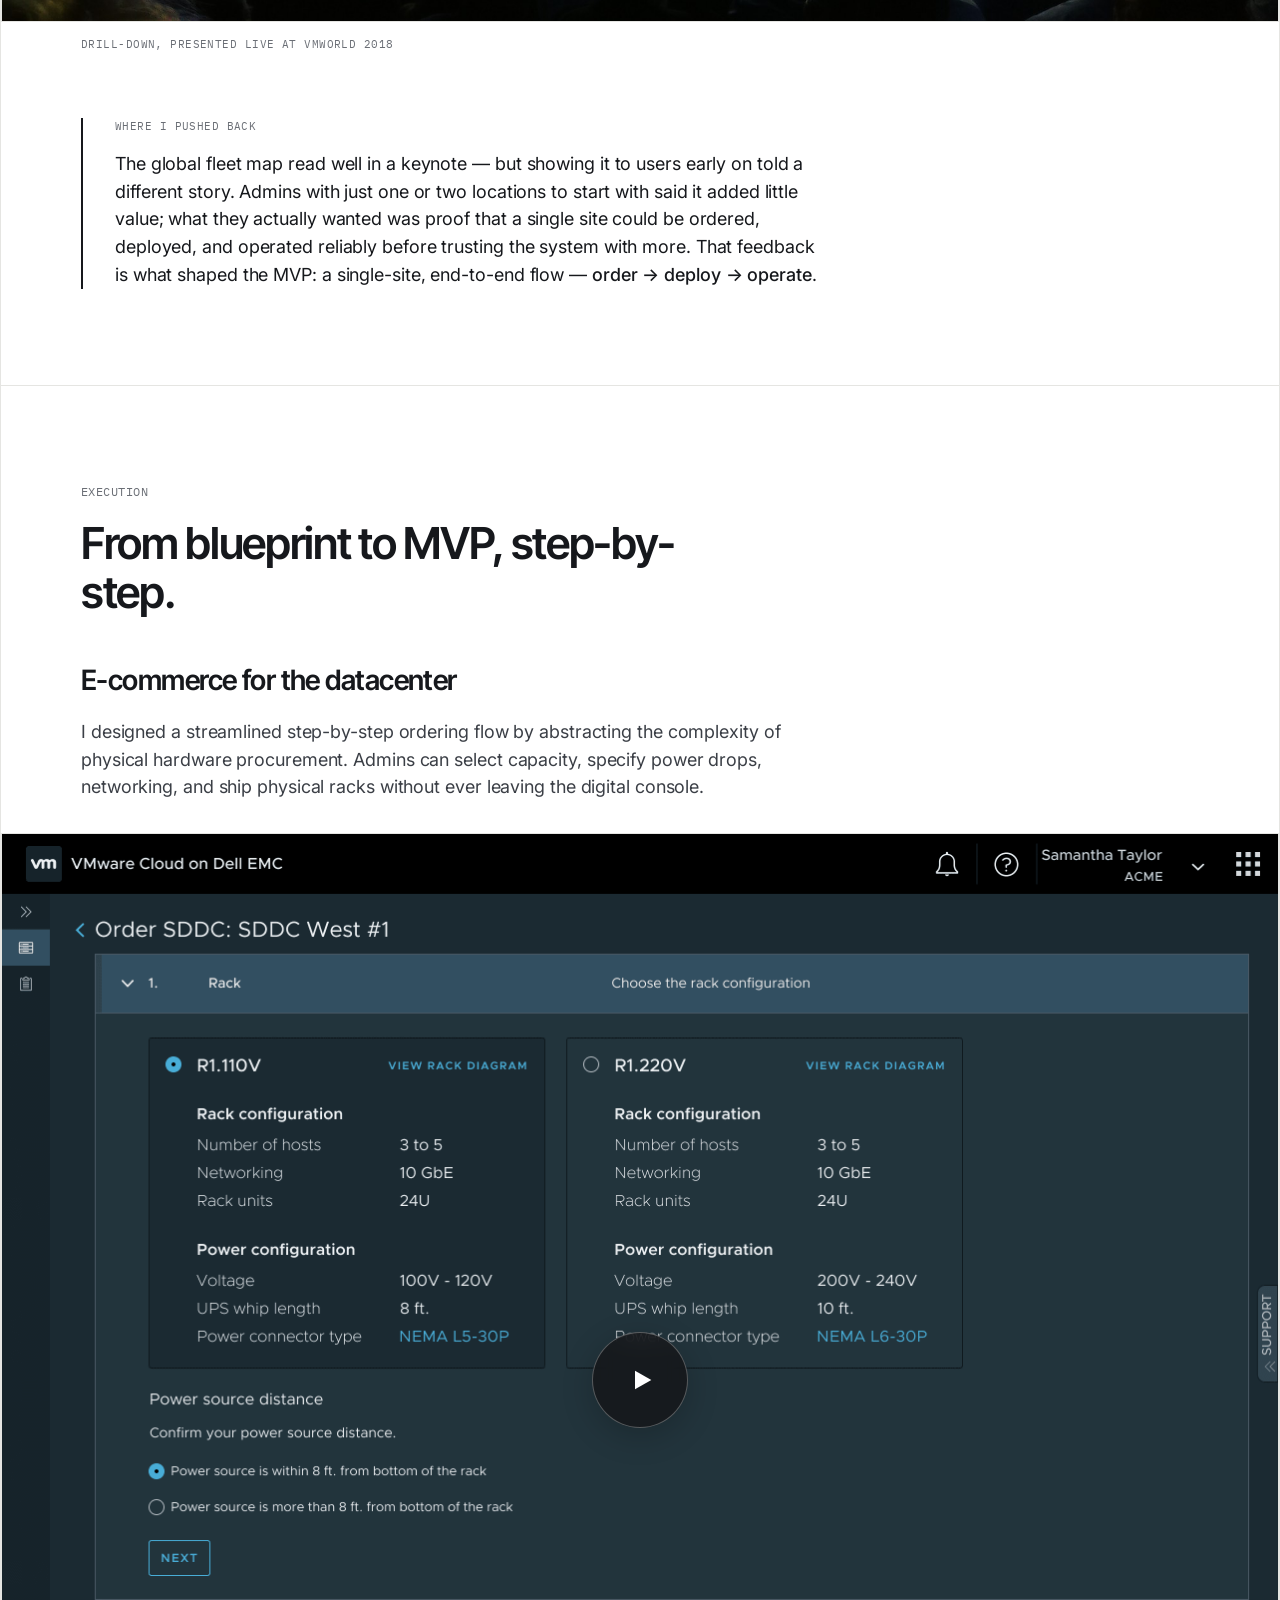
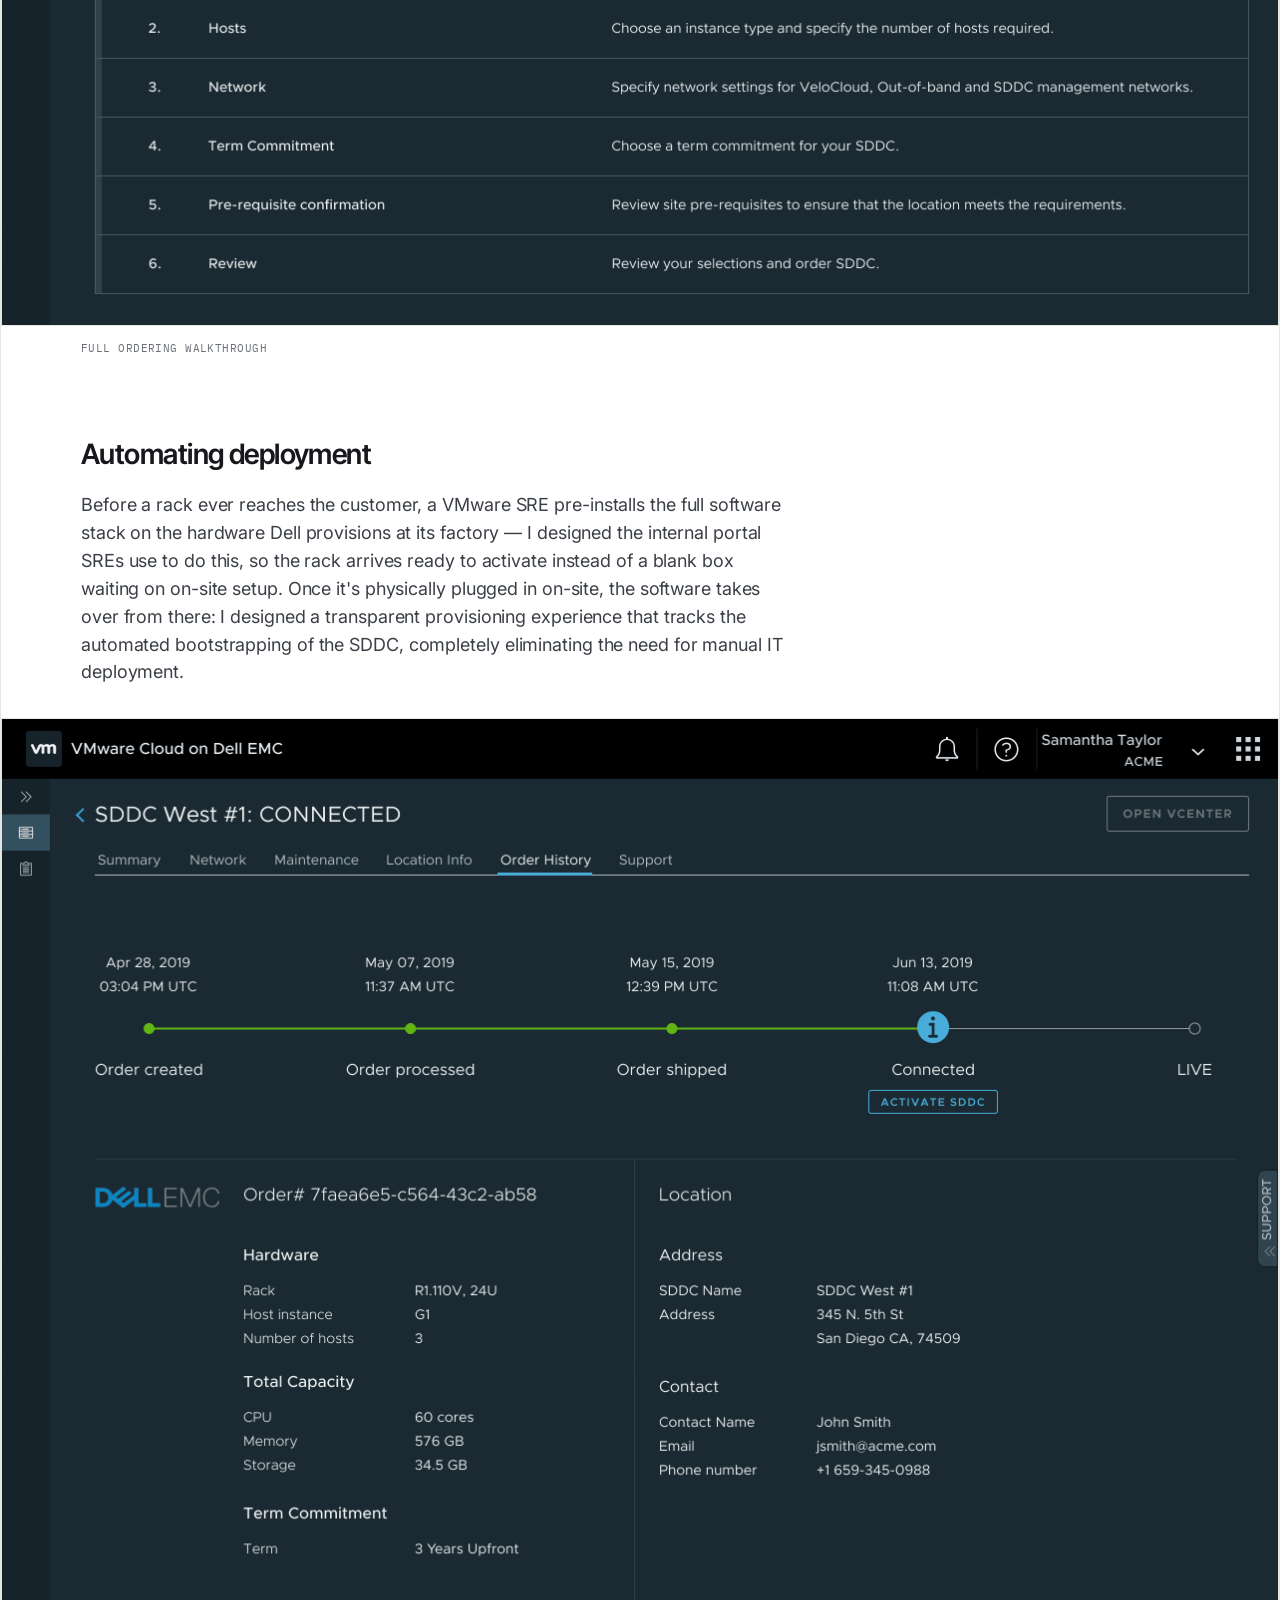
<file: case-studies/vmware-cloud-on-dell.html>
<!doctype html>
<html lang="en">
<head>
<meta charset="utf-8" />
<meta name="viewport" content="width=device-width, initial-scale=1" />
<meta name="robots" content="noindex" />
<title>VMware Cloud on Dell — Rishabh Gandotra</title>
<meta name="description" content="Bringing the cloud operating model to the on-premises datacenter. A VMware case study by Rishabh Gandotra." />
<link rel="icon" type="image/svg+xml" href="../favicon.svg">
<link rel="icon" sizes="any" href="../favicon.ico">
<link rel="preconnect" href="https://fonts.googleapis.com">
<link rel="preconnect" href="https://fonts.gstatic.com" crossorigin>
<link rel="stylesheet" href="../assets/theme.css">
<link rel="stylesheet" href="../assets/case-study.css">
<style>

/* Emphasis callout — a decision worth not missing */
.cs .callout {
  max-width: var(--content-max);
  margin: 48px auto 0;
  border-left: 2px solid var(--ink);
  padding-left: 32px;
}
.cs .callout .callout-label {
  font-size: 11px;
  letter-spacing: 0.04em;
  text-transform: uppercase;
  color: var(--muted);
  margin-bottom: 14px;
  font-family: var(--font-mono);
}
.cs .callout p {
  font-family: var(--font-body);
  font-size: 18px;
  line-height: 1.55;
  letter-spacing: -0.005em;
  color: var(--ink);
  margin: 0;
  max-width: 64ch;
}
.cs .callout p em { font-style: italic; }
.cs .callout p strong { font-weight: 500; }

/* Metrics strip */

/* Click-to-play video cover */
.cs .video-cover {
  position: relative;
  cursor: pointer;
  overflow: hidden;
  display: block;
}
.cs .video-cover img,
.cs .video-cover video {
  display: block;
  width: 100%;
  height: auto;
}
.cs .video-cover .play-btn {
  position: absolute;
  top: 50%;
  left: 50%;
  transform: translate(-50%, -50%);
  width: 96px;
  height: 96px;
  border-radius: 50%;
  border: 1px solid rgba(255,255,255,0.28);
  background: rgba(20, 20, 22, 0.78);
  -webkit-backdrop-filter: blur(10px);
  backdrop-filter: blur(10px);
  color: #fff;
  display: flex;
  align-items: center;
  justify-content: center;
  z-index: 2;
  transition: transform 0.3s cubic-bezier(0.4, 0, 0.2, 1), background 0.3s ease, box-shadow 0.3s ease;
  pointer-events: none;
  box-shadow: 0 8px 32px rgba(0,0,0,0.2);
}
.cs .video-cover:hover .play-btn {
  transform: translate(-50%, -50%) scale(1.08);
  background: rgba(20, 20, 22, 0.92);
  box-shadow: 0 12px 40px rgba(0,0,0,0.28);
}
.cs .video-cover .play-btn svg {
  width: 28px;
  height: 28px;
  margin-left: 4px;
  fill: currentColor;
}
.cs .video-cover.playing::after,
.cs .video-cover.playing .play-btn { display: none; }

/* Outposts journey diagram */
.cs .journey-grid {
  display: grid;
  grid-template-columns: repeat(3, 1fr);
  gap: 24px var(--col-gap);
  margin-top: 64px;
}
.cs .journey-card {
  border: 1px solid var(--hair);
  padding: 28px 24px;
}
.cs .journey-card .num {
  font-family: var(--font-mono);
  font-style: normal;
  font-size: 12px;
  color: var(--accent);
  margin-bottom: 14px;
  display: block;
  letter-spacing: 0.04em;
  text-transform: uppercase;
}
.cs .journey-card h4 {
  font-family: var(--font-display);
  font-weight: 500;
  font-size: 22px;
  margin: 0 0 10px;
  letter-spacing: -0.01em;
}
.cs .journey-card p {
  font-family: var(--font-body);
  font-size: 15px;
  line-height: 1.5;
  color: var(--ink-2);
  margin: 0;
}

/* Validation strip */

/* Research insights — sticky notes by category */
.cs .insights-grid {
  max-width: var(--content-max);
  margin: 64px auto 0;
}
.cs .insights-grid .category { margin-top: 56px; }
.cs .insights-grid .category:first-child { margin-top: 0; }
.cs .insights-grid .category-label {
  font-family: var(--font-display);
  font-weight: 500;
  font-size: 22px;
  line-height: 1.2;
  letter-spacing: -0.01em;
  color: var(--ink);
  margin: 0 0 28px;
}
.cs .insights-grid .notes {
  display: grid;
  grid-template-columns: repeat(3, 1fr);
  gap: var(--col-gap);
  padding: 12px 0;
}
.cs .insights-grid .notes .note {
  padding: 28px 24px;
  background: #F3EAC8;
  box-shadow: 0 5px 18px rgba(0,0,0,0.08), 0 1px 2px rgba(0,0,0,0.05);
  transition: transform 0.35s cubic-bezier(0.4, 0, 0.2, 1), box-shadow 0.35s ease;
  min-height: 140px;
  display: flex;
  flex-direction: column;
}
.cs .insights-grid .category[data-color="pink"] .note { background: #F9D8DC; }
.cs .insights-grid .category[data-color="blue"] .note { background: #D8E8F2; }
.cs .insights-grid .category[data-color="yellow"] .note { background: #F6E8B4; }
.cs .insights-grid .category[data-color="green"] .note { background: #D6E6CE; }
.cs .insights-grid .category[data-color="purple"] .note { background: #DDD3EC; }
.cs .insights-grid .category[data-color="paleblue"] .note { background: #C8E0EE; }
.cs .insights-grid .notes .note:nth-child(4n+1) { transform: rotate(-1.2deg); }
.cs .insights-grid .notes .note:nth-child(4n+2) { transform: rotate(0.9deg); }
.cs .insights-grid .notes .note:nth-child(4n+3) { transform: rotate(-0.6deg); }
.cs .insights-grid .notes .note:nth-child(4n+4) { transform: rotate(1.1deg); }
.cs .insights-grid .notes .note:hover {
  transform: rotate(0deg) translateY(-4px);
  box-shadow: 0 14px 30px rgba(0,0,0,0.12);
  z-index: 1;
}
.cs .insights-grid .notes .note p {
  font-family: var(--font-body);
  font-size: 15px;
  line-height: 1.5;
  letter-spacing: -0.005em;
  color: var(--ink);
  margin: 0;
}
.cs .insights-grid .notes .note p em { font-style: italic; }

/* Wireframe grid */
.cs .wire-grid {
  display: grid;
  grid-template-columns: repeat(2, 1fr);
  gap: var(--col-gap);
  margin-top: 32px;
}
.cs .wire-grid .wire {
  border: 1px solid var(--hair);
  overflow: hidden;
  background: var(--bg);
}
.cs .wire-grid .wire img { display: block; width: 100%; height: auto; }

/* Testimonials */
.cs .quotes {
  display: grid;
  grid-template-columns: repeat(3, 1fr);
  gap: var(--col-gap);
  margin-top: 56px;
}
.cs .quote { display: flex; flex-direction: column; }
.cs .quote .mark {
  font-family: var(--font-display);
  font-style: normal;
  font-size: 64px;
  line-height: 0.6;
  color: var(--muted);
  margin-bottom: 16px;
  font-weight: 600;
  letter-spacing: -0.035em;
}
.cs .quote blockquote {
  font-family: var(--font-display);
  font-size: 22px;
  line-height: 1.45;
  color: var(--ink);
  margin: 0 0 24px;
  letter-spacing: -0.01em;
  font-weight: 500;
}
.cs .quote .attr {
  font-size: 11px;
  letter-spacing: 0.04em;
  text-transform: uppercase;
  color: var(--muted);
  margin-top: auto;
  padding-top: 20px;
  border-top: 1px solid var(--hair);
  font-family: var(--font-mono);
}
.cs .quote .attr strong { color: var(--ink-2); font-weight: 500; }

/* Vision — stacked uniform screens */
.cs .vision-list { margin-top: 64px; }
.cs .vision-item { margin-top: 96px; }
.cs .vision-item:first-child { margin-top: 0; }
.cs .vision-heading {
  max-width: var(--content-max);
  margin: 0 auto 32px;
}
.cs .vision-heading .num {
  font-family: var(--font-mono);
  font-style: normal;
  font-size: 12px;
  color: var(--accent);
  display: block;
  margin-bottom: 16px;
  letter-spacing: 0.04em;
  text-transform: uppercase;
}
.cs .vision-heading h3 {
  font-family: var(--font-display);
  font-weight: 600;
  font-size: 32px;
  line-height: 1.15;
  letter-spacing: -0.02em;
  margin: 0 0 16px;
}
.cs .vision-heading p {
  font-family: var(--font-display);
  font-size: 18px;
  line-height: 1.5;
  color: var(--ink-2);
  max-width: 64ch;
  margin: 0;
  font-weight: 500;
  letter-spacing: -0.01em;
}
.cs .vision-img {
  margin: 0 -80px;
  border: 1px solid var(--hair);
  aspect-ratio: 16/9;
  background: var(--bg);
  overflow: hidden;
}
.cs .vision-img img {
  width: 100%;
  height: 100%;
  object-fit: cover;
  object-position: top;
  display: block;
}

/* Takeaways */
.cs .takeaways {
  display: grid;
  grid-template-columns: repeat(2, 1fr);
  gap: var(--col-gap);
  margin-top: 56px;
}
</style>
<link rel="stylesheet" href="../assets/case-study-responsive.css">
<style>
/* Page-specific tablet/phone rules — after the shared responsive file so they win */
/* ============ TABLET (<= 1279px) ============ */
@media (max-width: 1279px) {
          .cs .callout { padding-left: 24px; }
  .cs .callout p { font-size: 17px; }
                                                          }

/* ============ MOBILE (<= 767px) ============ */
@media (max-width: 767px) {
  
    
              
            
          .cs .callout { margin-top: 36px; padding-left: 18px; }
  .cs .callout p { font-size: 16px; }
        
      
  /* Journey diagram: collapse to a single column */
  .cs .journey-grid { grid-template-columns: 1fr; gap: 16px; margin-top: 36px; }
  .cs .journey-card { padding: 22px 20px; }
  .cs .journey-card h4 { font-size: 20px; }
  .cs .journey-card p { font-size: 14px; }

          
      
      
                    
    
  
            
          
    
  
        
    
  }
</style>
</head>
<body>

<div id="root">
  <div class="cs">

    <header class="topbar">
      <a class="name" href="../index.html">Rishabh Gandotra</a>
      <span class="role">Staff Product Designer</span>
    </header>

    <section class="titleblock">
      <div class="eyebrow">VMware Cloud on Dell · VMware · 2018 to 2020</div>
      <h1 class="cs-title">Bringing the cloud operating model to the <em>on-premises datacenter.</em></h1>
      <div class="meta">
        <div>
          <div class="label">Company</div>
          <div class="val">VMware</div>
        </div>
        <div>
          <div class="label">Role</div>
          <div class="val">Senior Product Designer</div>
        </div>
        <div>
          <div class="label">Timeline</div>
          <div class="val">2 years · 2018–2020</div>
        </div>
        <div>
          <div class="label">Product team</div>
          <div class="val">4 PMs, ~50 engineers</div>
        </div>
        <div>
          <div class="label">Design</div>
          <div class="val">Design lead (+2 designers)</div>
        </div>
        <div>
          <div class="label">Expertise</div>
          <div class="val">UX Research &amp; Design</div>
        </div>
      </div>
    </section>

    <div class="hero-img">
      <img loading="eager" fetchpriority="high" src="../assets/vmware-cloud-on-dell/vmc-vision-1.png" alt="VMware Cloud on Dell — global edge locations">
    </div>

    <section class="metrics" aria-label="Outcomes">
      <div>
        <div class="label">Efficiency</div>
        <div class="stat"><em>4×</em></div>
        <div class="caption">Procurement time reduced (2 months → 15 days)</div>
      </div>
      <div>
        <div class="label">Satisfaction</div>
        <div class="stat"><em>+23%</em></div>
        <div class="caption">Increase in satisfaction over the legacy process (61% → 75%)</div>
      </div>
      <div>
        <div class="label">Usability</div>
        <div class="stat"><em>+14%</em></div>
        <div class="caption">Rated ordering “Easy” or “Very Easy” after incorporating research insights (81% → 92%)</div>
      </div>
    </section>

    <!-- Context -->
    <section class="block">
      <div class="narrow">
        <div class="section-label">Context</div>
        <h2 class="section-title">Enterprise hardware procurement is a months-long bottleneck.</h2>
        <p class="lede">Enterprises needing on-premises infrastructure for compliance, latency, or data sovereignty had to navigate a fragmented, months-long process of vendor negotiations and manual deployment.</p>
      </div>

      <div class="sub" style="max-width:var(--content-max);margin:80px auto 0">
        <h3>Meet ACME</h3>
        <p>To keep the team anchored on a real shape of customer, I framed the problem around ACME — a composite of the global financial-services enterprises we were designing for. Like every customer we were targeting, ACME already ran its workloads on VMware vSphere, in its datacenters and its branch offices.</p>
      </div>

      <div class="validation-stats" style="margin:32px 0 0;grid-template-columns:repeat(2,1fr)">
        <div class="item">
          <div class="num">~100</div>
          <div class="desc">Branch offices worldwide</div>
        </div>
        <div class="item">
          <div class="num">6</div>
          <div class="desc">Datacenters across the globe</div>
        </div>
      </div>

      <div class="sub" style="max-width:var(--content-max);margin:80px auto 0">
        <h3>Samantha, IT admin — and ACME's bottleneck</h3>
        <p>Every one of those locations runs on infrastructure someone has to install, upgrade, and keep alive. At ACME, that someone is Samantha.</p>
        <div class="journey-grid" style="margin-top:32px">
          <div class="journey-card">
            <h4>Her days</h4>
            <p>Most of her time goes to installs and upgrades across ACME's many locations — using a patchwork of internal and third-party tools and spreadsheets.</p>
          </div>
          <div class="journey-card">
            <h4>Her queue</h4>
            <p>She's also who the application teams come to whenever they need a new VM provisioned.</p>
          </div>
          <div class="journey-card">
            <h4>The perception</h4>
            <p>Because installs and upgrades consume her, the application teams see her as the <strong>blocker to fast VM provisioning</strong>.</p>
          </div>
        </div>
      </div>

      <div class="sub" style="max-width:var(--content-max);margin:80px auto 0">
        <h3>Table stakes</h3>
        <p>For ACME to succeed, any answer had to deliver all six of these — and HPE GreenLake, AWS Outposts, Azure Stack Edge, and Rackspace were already competing for the same customers.</p>
        <div class="journey-grid" style="margin-top:32px">
          <div class="journey-card"><h4 style="margin:0">Automated installs &amp; upgrades</h4></div>
          <div class="journey-card"><h4 style="margin:0">Delivered as a service to your locations</h4></div>
          <div class="journey-card"><h4 style="margin:0">On-demand capacity</h4></div>
          <div class="journey-card" style="border-color:var(--ink)"><span class="num" style="font-family: var(--font-mono);font-style:normal;font-size:11px;letter-spacing:0.04em;text-transform:uppercase;margin-bottom:10px">Deciding factor</span><h4 style="margin:0">Minimal reconfiguration of existing VMware VMs</h4></div>
          <div class="journey-card"><h4 style="margin:0">Kubernetes &amp; cloud-native apps</h4></div>
          <div class="journey-card"><h4 style="margin:0">Full-sized hardware rack</h4></div>
        </div>
        <p style="margin-top:32px">Most contenders could make a case for the other five. What settled it was minimal reconfiguration: because ACME already ran on vSphere, VMware Cloud on Dell meant a lift and shift — existing VMs move over as they are, with no time spent rearchitecting or reconfiguring them for a different platform. That made it the offering ACME chose, and the easiest choice for any customer already on VMware — exactly who it was built for.</p>
      </div>

      <div class="callout" style="margin-top:80px">
        <div class="callout-label">Opportunity</div>
        <p>What if a fully managed datacenter could be delivered to a customer's location — and managed from the cloud?</p>
      </div>
    </section>

    <!-- Approach -->
    <section class="block">
      <div class="narrow">
        <div class="section-label">Approach</div>
        <h2 class="section-title">A self-service portal for managed physical infrastructure.</h2>
        <p class="lede">Partnering with product and engineering, I led the design of a self-service portal that lets IT admins order, configure, and operate fully managed physical infrastructure — Dell racks — provisioned with VMware software stack, directly from the VMware Cloud console.</p>
      </div>

      <div class="sub" style="max-width:var(--content-max);margin:80px auto 0">
        <h3>Mapping the end-to-end service blueprint</h3>
        <p>Before any UI, I mapped the full service blueprint — aligning the IT admin's digital experience with backend automation, Dell factory logistics, and on-site delivery. The blueprint surfaced everything the cloud operating model would need to absorb on behalf of the user.</p>
      </div>

      <div style="margin: 32px -80px 0;">
        <div class="figure">
          <img loading="lazy" src="../assets/vmware-cloud-on-dell/vmc-blueprint.svg" alt="End-to-end service blueprint for VMware Cloud on Dell">
        </div>
        <div class="figure-caption" style="margin-top:14px">Service blueprint</div>
      </div>

      <div class="sub" style="max-width:var(--content-max);margin:80px auto 0">
        <h3>Wireframing the digital experience</h3>
        <p>I started putting together some wireframes to illustrate what the UI could look like based on the blueprint. This helped in ensuring we were aligned with the end-to-end workflow and allowed us to iterate faster.</p>
        <div class="wire-grid">
          <div class="wire"><img loading="lazy" src="../assets/vmware-cloud-on-dell/vmc-wire-1.png" alt="Wireframe — step 1"></div>
          <div class="wire"><img loading="lazy" src="../assets/vmware-cloud-on-dell/vmc-wire-3.png" alt="Wireframe — step 2"></div>
          <div class="wire"><img loading="lazy" src="../assets/vmware-cloud-on-dell/vmc-wire-5.png" alt="Wireframe — step 3"></div>
          <div class="wire"><img loading="lazy" src="../assets/vmware-cloud-on-dell/vmc-wire-2.png" alt="Wireframe — step 4"></div>
          <div class="wire"><img loading="lazy" src="../assets/vmware-cloud-on-dell/vmc-wire-4.png" alt="Wireframe — step 5"></div>
          <div class="wire"><img loading="lazy" src="../assets/vmware-cloud-on-dell/vmc-wire-6.png" alt="Wireframe — step 6"></div>
        </div>
      </div>
    </section>

    <!-- Vision -->
    <section class="block">
      <div class="narrow">
        <div class="section-label">Vision</div>
        <h2 class="section-title">Imagining fleet management at global scale.</h2>
        <p class="lede">Before there was any customer signal, I explored what fleet management could look like at global scale — a unified view for hundreds of locations, drillable from a single map. VMware's CEO Pat Gelsinger and CTO Ray O'Farrell used it to headline the <em>VMworld 2018</em> keynote, generating excitement about where the platform was headed. It was a concept, not a committed roadmap — it never shipped.</p>
      </div>

      <div style="margin: 64px -80px 0;">
        <div class="figure">
          <img loading="lazy" src="../assets/vmware-cloud-on-dell/vmc-keynote-reveal.jpg" alt="Pat Gelsinger and Ray O'Farrell presenting Project Dimension on stage at the VMworld 2018 keynote">
        </div>
        <div class="figure-caption" style="margin-top:14px">Global map, VMworld 2018 keynote</div>
      </div>

      <div class="vision-list">
        <div class="vision-item">
          <div class="vision-heading">
            <span class="num">1</span>
            <h3>Edge Locations</h3>
            <p>A global map view of every deployment, sized and colored by health state — critical, warning, no-hardware, good — with the location list alongside.</p>
          </div>
          <div class="vision-img" style="margin: 0 auto; max-width: 1216px">
            <img loading="lazy" src="../assets/vmware-cloud-on-dell/vmc-vision-1.png" alt="Edge Locations — global map of all deployments">
          </div>
        </div>
        <div class="vision-item">
          <div class="vision-heading">
            <span class="num">2</span>
            <h3>Regional View</h3>
            <p>Zooming reveals regional deployments with their health status — maintaining the same level of detail.</p>
          </div>
          <div class="vision-img" style="margin: 0 auto; max-width: 1216px">
            <img loading="lazy" src="../assets/vmware-cloud-on-dell/vmc-vision-2.png" alt="Regional view of clustered deployments">
          </div>
        </div>
        <div class="vision-item">
          <div class="vision-heading">
            <span class="num">3</span>
            <h3>Location Drill-Down</h3>
            <p>Single-site detail surfaces hardware and service status — what the site operator and the global architect both need to see.</p>
          </div>
          <div class="vision-img" style="margin: 0 auto; max-width: 1216px">
            <img loading="lazy" src="../assets/vmware-cloud-on-dell/vmc-vision-3.png" alt="Single-location drill-down view">
          </div>
        </div>
        <div class="vision-item">
          <div class="vision-heading">
            <span class="num">4</span>
            <h3>Operational Detail</h3>
            <p>Down to a specific rack: telemetry, lifecycle state, scheduled maintenance — the same console patterns that ordered the hardware also keep it running.</p>
          </div>
          <div class="vision-img" style="margin: 0 auto; max-width: 1216px">
            <img loading="lazy" src="../assets/vmware-cloud-on-dell/vmc-vision-4.png" alt="Rack-level operational detail view">
          </div>
          <div style="margin: 56px -80px 0;">
            <div class="figure">
              <img loading="lazy" src="../assets/vmware-cloud-on-dell/vmc-keynote-detail-view.jpg" alt="This same drill-down view presented live at the VMworld 2018 keynote">
            </div>
            <div class="figure-caption" style="margin-top:14px">Drill-down, presented live at VMworld 2018</div>
          </div>
        </div>
      </div>

      <div class="callout" style="margin-top:64px">
        <div class="callout-label">Where I pushed back</div>
        <p>The global fleet map read well in a keynote — but showing it to users early on told a different story. Admins with just one or two locations to start with said it added little value; what they actually wanted was proof that a single site could be ordered, deployed, and operated reliably before trusting the system with more. That feedback is what shaped the MVP: a single-site, end-to-end flow — <strong>order → deploy → operate</strong>.</p>
      </div>
    </section>

    <!-- Execution -->
    <section class="block">
      <div class="narrow">
        <div class="section-label">Execution</div>
        <h2 class="section-title">From blueprint to MVP, step-by-step.</h2>
      </div>

      <div style="max-width:var(--content-max);margin:0 auto">
        <div class="sub">
          <h3>E-commerce for the datacenter</h3>
          <p>I designed a streamlined step-by-step ordering flow by abstracting the complexity of physical hardware procurement. Admins can select capacity, specify power drops, networking, and ship physical racks without ever leaving the digital console.</p>
          <div style="margin: 32px -80px 0;">
            <div class="figure">
              <div class="video-cover" id="vmc-ordering-video"
                   data-src="../assets/vmware-cloud-on-dell/vmc-ordering-walkthrough.mov"
                   role="button" tabindex="0" aria-label="Play ordering flow walkthrough video">
                <img loading="lazy" src="../assets/vmware-cloud-on-dell/vmc-ecommerce.png" alt="E-commerce flow for ordering datacenter capacity">
                <div class="play-btn" aria-hidden="true">
                  <svg viewBox="0 0 24 24" aria-hidden="true">
                    <path d="M6 4l14 8-14 8V4z"/>
                  </svg>
                </div>
              </div>
            </div>
          </div>
          <div class="figure-caption" style="margin-top:14px">Full ordering walkthrough</div>
        </div>

        <div class="sub">
          <h3>Automating deployment</h3>
          <p>Before a rack ever reaches the customer, a VMware SRE pre-installs the full software stack on the hardware Dell provisions at its factory — I designed the internal portal SREs use to do this, so the rack arrives ready to activate instead of a blank box waiting on on-site setup. Once it's physically plugged in on-site, the software takes over from there: I designed a transparent provisioning experience that tracks the automated bootstrapping of the SDDC, completely eliminating the need for manual IT deployment.</p>
          <div style="margin: 32px -80px 0;">
            <div class="figure">
              <img loading="lazy" src="../assets/vmware-cloud-on-dell/vmc-deployment.png" alt="Automated deployment progress tracking">
            </div>
          </div>
        </div>

        <div class="sub">
          <h3>Day-2 operations</h3>
          <p>Managing on-premises hardware is historically an operational burden. I designed a centralized fleet view surfacing real-time rack health and capacity alerts, shifting the lifecycle management entirely onto the service.</p>
          <div style="margin: 32px -80px 0;">
            <div class="figure">
              <img loading="lazy" src="../assets/vmware-cloud-on-dell/vmc-day2.png" alt="Day-2 operations fleet view">
            </div>
          </div>
        </div>

        <div class="sub">
          <h3>Growing a three-person design team</h3>
          <p>Two other designers joined partway through the two years, and each grew into ownership of a distinct area. I stayed responsible for the end-to-end ordering workflow, onboarding, day-2 operations, and the factory pre-provisioning portal above. A senior designer who joined the team took ownership of maintenance-window scheduling, then went on to independently own VMware Cloud on AWS Outposts after I helped map its initial end-to-end journey and ordering experience. A junior designer started by helping migrate our files from Sketch to Figma and building out the component library while getting oriented, then grew into owning the networking domain and later VMC's Bring-Your-Own-Hardware initiative.</p>
          <p>To get them there, I shared the service blueprint and customer journey so they had the same map I was working from, transferred the technical domain knowledge they needed to move fast, and had them shadow my research sessions to learn the nuances of interviewing IT admins. I was also who they leaned on to flag when a product decision was likely to introduce a usability problem, and to check that their designs still matched user expectations while they were building context. By the end, both were running their own research independently and making design calls with the confidence of subject-matter experts in their areas.</p>
        </div>
      </div>
    </section>

    <!-- User Validation -->
    <section class="block">
      <div class="narrow">
        <div class="section-label">User Validation</div>
        <h2 class="section-title">What enterprise IT admins surfaced.</h2>
        <p class="lede">With the MVP live, I ran a deeper round of research to pressure-test the actual ordering flow.</p>
      </div>

      <div class="validation-stats" style="margin:64px 0 0">
        <div class="item">
          <div class="num">24</div>
          <div class="desc">Moderated sessions</div>
        </div>
        <div class="item">
          <div class="num">31</div>
          <div class="desc">Enterprise customers</div>
        </div>
        <div class="item">
          <div class="num">56</div>
          <div class="desc">Participants across roles</div>
        </div>
      </div>

      <div class="insights-grid">
        <div class="category" data-color="pink">
          <h3 class="category-label">Ordering</h3>
          <div class="notes">
            <div class="note"><p>Want to specify additional contacts &amp; location logistical information.</p></div>
            <div class="note"><p>Error-prone to have site addresses and other location-specific info entered manually.</p></div>
            <div class="note"><p>Want additional rack options — half rack is not enough.</p></div>
            <div class="note"><p>Want additional host options — GPU-enabled, memory/performance optimized.</p></div>
            <div class="note"><p>Want more clarity on org cloud network.</p></div>
            <div class="note"><p>Would like to provide smaller subnets — /16 is too large.</p></div>
            <div class="note"><p>Want further clarification on term commitments / pricing model.</p></div>
            <div class="note"><p>Want to see pre-requisites in their respective sections.</p></div>
            <div class="note"><p>Would like to be able to save progress at each step.</p></div>
            <div class="note"><p>Expect to see network connectivity in the network section.</p></div>
          </div>
        </div>
        <div class="category" data-color="blue">
          <h3 class="category-label">Planning</h3>
          <div class="notes">
            <div class="note"><p>Plan/design phase important and precedes ordering phase — might require separate flows.</p></div>
            <div class="note"><p>Want to be able to specify edge-location environment information (networking, power, cooling, rack) before ordering.</p></div>
            <div class="note"><p>Would like to review documentation before going into the ordering flow.</p></div>
            <div class="note"><p>Want assistance with sizing during the planning / design phase.</p></div>
          </div>
        </div>
        <div class="category" data-color="purple">
          <h3 class="category-label">Processing</h3>
          <div class="notes">
            <div class="note"><p>Want to be notified about order processing and shipment.</p></div>
          </div>
        </div>
        <div class="category" data-color="green">
          <h3 class="category-label">Post Deployment</h3>
          <div class="notes">
            <div class="note"><p>Want to be notified about upcoming maintenance &amp; potential downtime.</p></div>
          </div>
        </div>
      </div>

      <div class="sub" style="max-width:var(--content-max);margin:80px auto 0">
        <h3>From insight to shipped fix</h3>
        <p>These insights didn't just get logged — they shaped the next iteration of the ordering flow.</p>

        <p><strong>Planning comes before ordering.</strong> Admins wanted to review technical details before ever starting an order — plan/design was its own phase, not something to work out mid-flow. I added a Technical Overview page ahead of the ordering flow, covering compute, storage, and networking requirements up front.</p>
        <div style="margin: 32px -80px 0;">
          <div class="figure">
            <div class="video-cover" id="vmc-technical-overview-video"
                 data-src="../assets/vmware-cloud-on-dell/vmc-technical-overview-walkthrough.mov"
                 role="button" tabindex="0" aria-label="Play Technical Overview page walkthrough video">
              <img loading="lazy" src="../assets/vmware-cloud-on-dell/planning-comes-before-ordering–technical-overview.png" alt="Technical Overview page shown before the ordering flow begins">
              <div class="play-btn" aria-hidden="true">
                <svg viewBox="0 0 24 24" aria-hidden="true">
                  <path d="M6 4l14 8-14 8V4z"/>
                </svg>
              </div>
            </div>
          </div>
        </div>

        <p style="margin-top:56px"><strong>One location at a time.</strong> Admins wouldn't commit to multiple sites until they trusted the first one, so I moved location and contact details inside the ordering flow itself instead of collecting them upfront.</p>

        <p style="margin-top:24px"><strong>Save &amp; continue.</strong> Progress got lost mid-order whenever an admin navigated away, their session timed out, or they logged out — costly, since several steps involve heavy data entry: addresses, points of contact, notes, network information, and more. I added a Save &amp; Continue action at every step so that data was never at risk.</p>
        <div style="margin: 32px -80px 0;">
          <div class="figure">
            <img loading="lazy" src="../assets/vmware-cloud-on-dell/location-moved-into-ordering+additional-contacts.png" alt="Location and contact details moved into step 1 of the ordering flow, with a Save and Continue action">
          </div>
        </div>

        <p style="margin-top:56px"><strong>Pre-requisites in context.</strong> Rack, power, and network requirements were originally confirmed in one separate step at the end. I eliminated that step and folded each requirement into the existing Rack and Network steps where it was actually relevant.</p>
        <div style="margin: 32px -80px 0;">
          <div class="figure">
            <img loading="lazy" src="../assets/vmware-cloud-on-dell/pre-reqs-inside-rack-step.png" alt="Rack requirements folded into the Rack step">
          </div>
          <div class="figure-caption" style="margin-top:14px">Rack step</div>
        </div>
        <div style="margin: 40px -80px 0;">
          <div class="figure">
            <img loading="lazy" src="../assets/vmware-cloud-on-dell/pre-reqs-inside-network-step.png" alt="Network requirements folded into the Network step">
          </div>
          <div class="figure-caption" style="margin-top:14px">Network step</div>
        </div>
      </div>
    </section>

    <!-- Customer Testimonials -->
    <section class="block">
      <div class="narrow">
        <div class="section-label">Customer Testimonials</div>
        <h2 class="section-title">Validated in the admin's own words.</h2>
      </div>
      <div class="quotes" style="max-width:var(--content-max);margin:56px auto 0">
        <div class="quote">
          <div class="mark">"</div>
          <blockquote>Forget the other ways — we should just use this portal as our central view. The portal is very intuitive!</blockquote>
          <div class="attr"><strong>Principal Network Architect</strong><br>National healthcare provider</div>
        </div>
        <div class="quote">
          <div class="mark">"</div>
          <blockquote>This is really easy. We can now do it ourselves and not rely on partners.</blockquote>
          <div class="attr"><strong>Director of Engineering</strong><br>Fortune 500 insurer</div>
        </div>
        <div class="quote">
          <div class="mark">"</div>
          <blockquote>This is the perfect solution for us. How do I get started on deploying this at our locations?</blockquote>
          <div class="attr"><strong>Senior Vice President</strong><br>Global financial services firm</div>
        </div>
      </div>
    </section>

    <!-- Scaling -->
    <section class="block">
      <div class="narrow">
        <div class="section-label">Scaling</div>
        <h2 class="section-title">Establishing the pattern for VMware Cloud on AWS Outposts.</h2>
        <p class="lede">VMware's partnership with AWS began with the cloud-only VMware Cloud on AWS; the next step was VMware Cloud on AWS Outposts — VMware's stack running on Outposts hardware. Unlike the standalone AWS Outposts in the competitive landscape above, it kept the same lift and shift for VMware customers. I conducted a cross-functional workshop with product, engineering, and design that extended the service blueprint to a second infrastructure partner. I mapped the initial end-to-end journey and ordering experience for VMware Cloud on AWS Outposts, then handed full ownership to the senior designer from our team — the same blueprint-first, UI-second, operations-third framework carried over as the standard approach for VMware's <em>Cloud to Edge</em> portfolio.</p>
      </div>

      <div class="journey-grid">
        <div class="journey-card">
          <span class="num">1</span>
          <h4>Learn</h4>
          <p>Overview, journey, and resources before ordering.</p>
        </div>
        <div class="journey-card">
          <span class="num">2</span>
          <h4>Onboard</h4>
          <p>Email invitation, org setup, payment method, and inviting users.</p>
        </div>
        <div class="journey-card">
          <span class="num">3</span>
          <h4>Order</h4>
          <p>Select a site or outpost, hosts, subscription, and networking.</p>
        </div>
        <div class="journey-card">
          <span class="num">4</span>
          <h4>View</h4>
          <p>One inventory list across every Outpost deployment and its status.</p>
        </div>
        <div class="journey-card">
          <span class="num">5</span>
          <h4>Deploy</h4>
          <p>AWS surveys the site and installs hardware; status stays visible in the console.</p>
        </div>
        <div class="journey-card">
          <span class="num">6</span>
          <h4>Monitor</h4>
          <p>Hardware and network health, surfaced the same way as VMware Cloud on AWS.</p>
        </div>
        <div class="journey-card">
          <span class="num">7</span>
          <h4>Maintain</h4>
          <p>Lifecycle management carried over from existing VMware Cloud on AWS patterns.</p>
        </div>
        <div class="journey-card">
          <span class="num">8</span>
          <h4>Use</h4>
          <p>Local network configuration and an activity log for auditing.</p>
        </div>
        <div class="journey-card">
          <span class="num">9</span>
          <h4>Scale</h4>
          <p>Add nodes or clusters, and integrate with tools like Tanzu and HCX.</p>
        </div>
      </div>
    </section>

    <!-- Takeaways -->
    <section class="block">
      <div class="narrow">
        <div class="section-label">Takeaways</div>
        <h2 class="section-title">Two lessons that resonate.</h2>
      </div>
      <div class="takeaways" style="max-width:var(--content-max);margin:56px auto 0">
        <div class="takeaway">
          <div class="num">1</div>
          <h4>Service blueprinting over UI</h4>
          <p>Map the human and logistical journey first; design the digital interface second. The blueprint catches everything — from factory dispatch to on-site delivery to day-2 operations.</p>
        </div>
        <div class="takeaway">
          <div class="num">2</div>
          <h4>Prove the smallest case first</h4>
          <p>The ambitious version — a global fleet map — read well in a keynote. But admins starting with one or two locations didn't need a map with nothing on it yet; they needed proof that a single site could be ordered, deployed, and operated reliably. Earn the right to show them more.</p>
        </div>
      </div>
    </section>

    <!-- Contact -->
    <section class="contact">
      <div class="label">Get in touch</div>
      <h2>Have a role where this kind of work matters? Let’s talk.</h2>
      <div class="contact-links">
        <a href="mailto:rishabhgandotra@gmail.com">rishabhgandotra@gmail.com</a>
        <a href="https://www.linkedin.com/in/rishabhgandotra" target="_blank" rel="noopener noreferrer">LinkedIn ↗</a>
      </div>
    </section>

    <!-- Prev/Next -->
    <section class="prevnext">
      <div class="label">Continue Reading</div>
      <div class="prevnext-grid">
        <a class="pn-card prev" href="./workload-mobility.html">
          <div class="image" style="background:#fff">
            <img loading="lazy" src="../assets/case-workload.jpg" alt="Workload Mobility — destination and feasibility insights">
          </div>
          <div>
            <div class="dir">← Previous Case Study</div>
            <div class="num" style="margin-top:12px">1</div>
            <div class="ttl">Workload Mobility</div>
            <div class="sub">Unifying legacy migration tools across the VMware Cloud Foundation portfolio.</div>
            <div class="yr">VMware — 2024 to 2026</div>
          </div>
        </a>
        <a class="pn-card next" href="./vcenter-high-availability.html">
          <div class="image" style="background:#fff">
            <img loading="lazy" src="../assets/case-vcha.jpg" alt="vCenter High Availability — resource settings configuration">
          </div>
          <div>
            <div class="dir">Next Case Study →</div>
            <div class="num" style="margin-top:12px">3</div>
            <div class="ttl">vCenter High Availability</div>
            <div class="sub">A lifecycle workflow for millions of vSphere administrators.</div>
            <div class="yr">VMware — 2016 to 2017</div>
          </div>
        </a>
      </div>
    </section>

    <footer class="footer">
      <div class="colophon">
        <span>San Jose, CA</span>
        <span>Portfolio site vibe coded with Claude</span>
        <span>© 2026</span>
      </div>
    </footer>

  </div>
</div>

<script>
// Click-to-play video cover
document.querySelectorAll('.video-cover').forEach(function(cover) {
  function play() {
    if (cover.classList.contains('playing')) return;
    var video = document.createElement('video');
    video.src = cover.dataset.src;
    video.controls = true;
    video.autoplay = true;
    video.playsInline = true;
    video.setAttribute('playsinline', '');
    cover.classList.add('playing');
    var img = cover.querySelector('img');
    if (img) img.remove();
    cover.appendChild(video);
  }
  cover.addEventListener('click', play);
  cover.addEventListener('keydown', function(e) {
    if (e.key === 'Enter' || e.key === ' ') { e.preventDefault(); play(); }
  });
});
</script>

<!-- Cloudflare Web Analytics -->
<script defer src='https://static.cloudflareinsights.com/beacon.min.js' data-cf-beacon='{"token": "ba10ff8f736d4e0297dd12cb1a3cc735"}'></script>
<!-- End Cloudflare Web Analytics -->
</body>
</html>
</file>
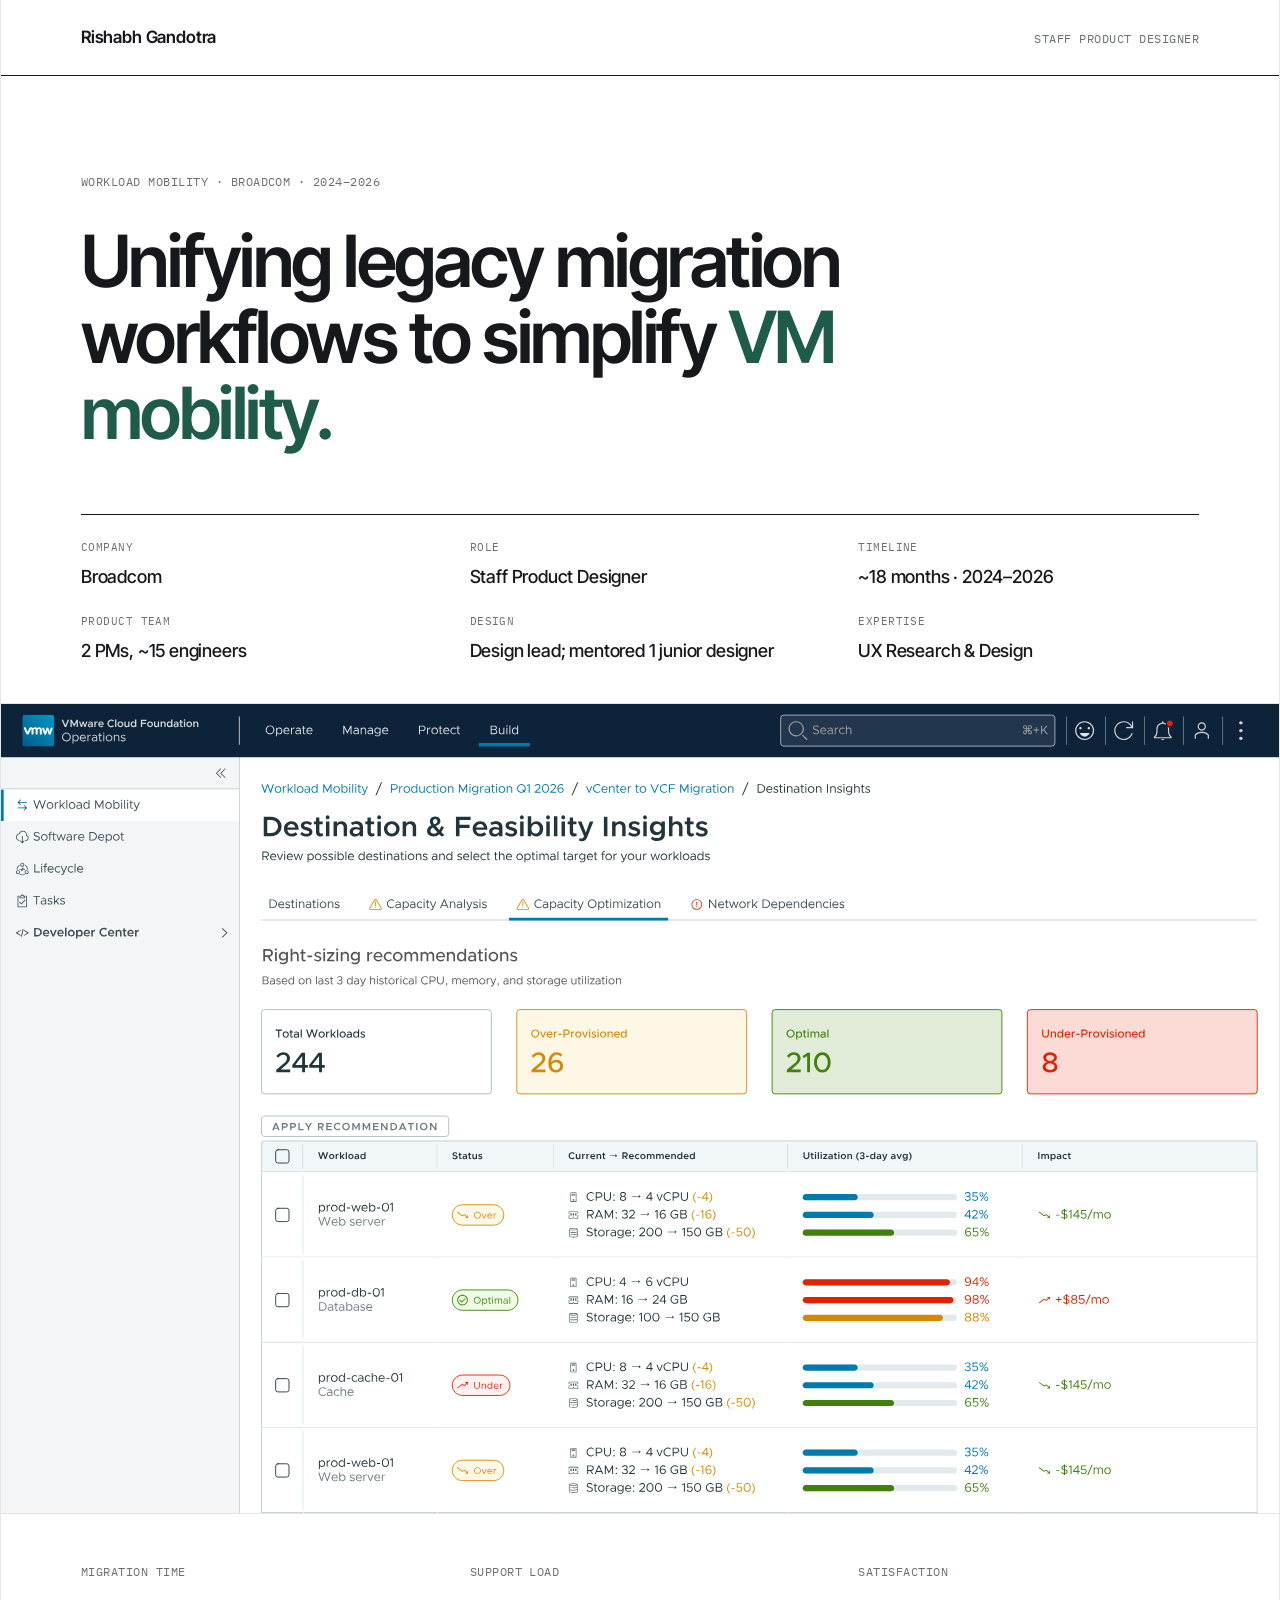
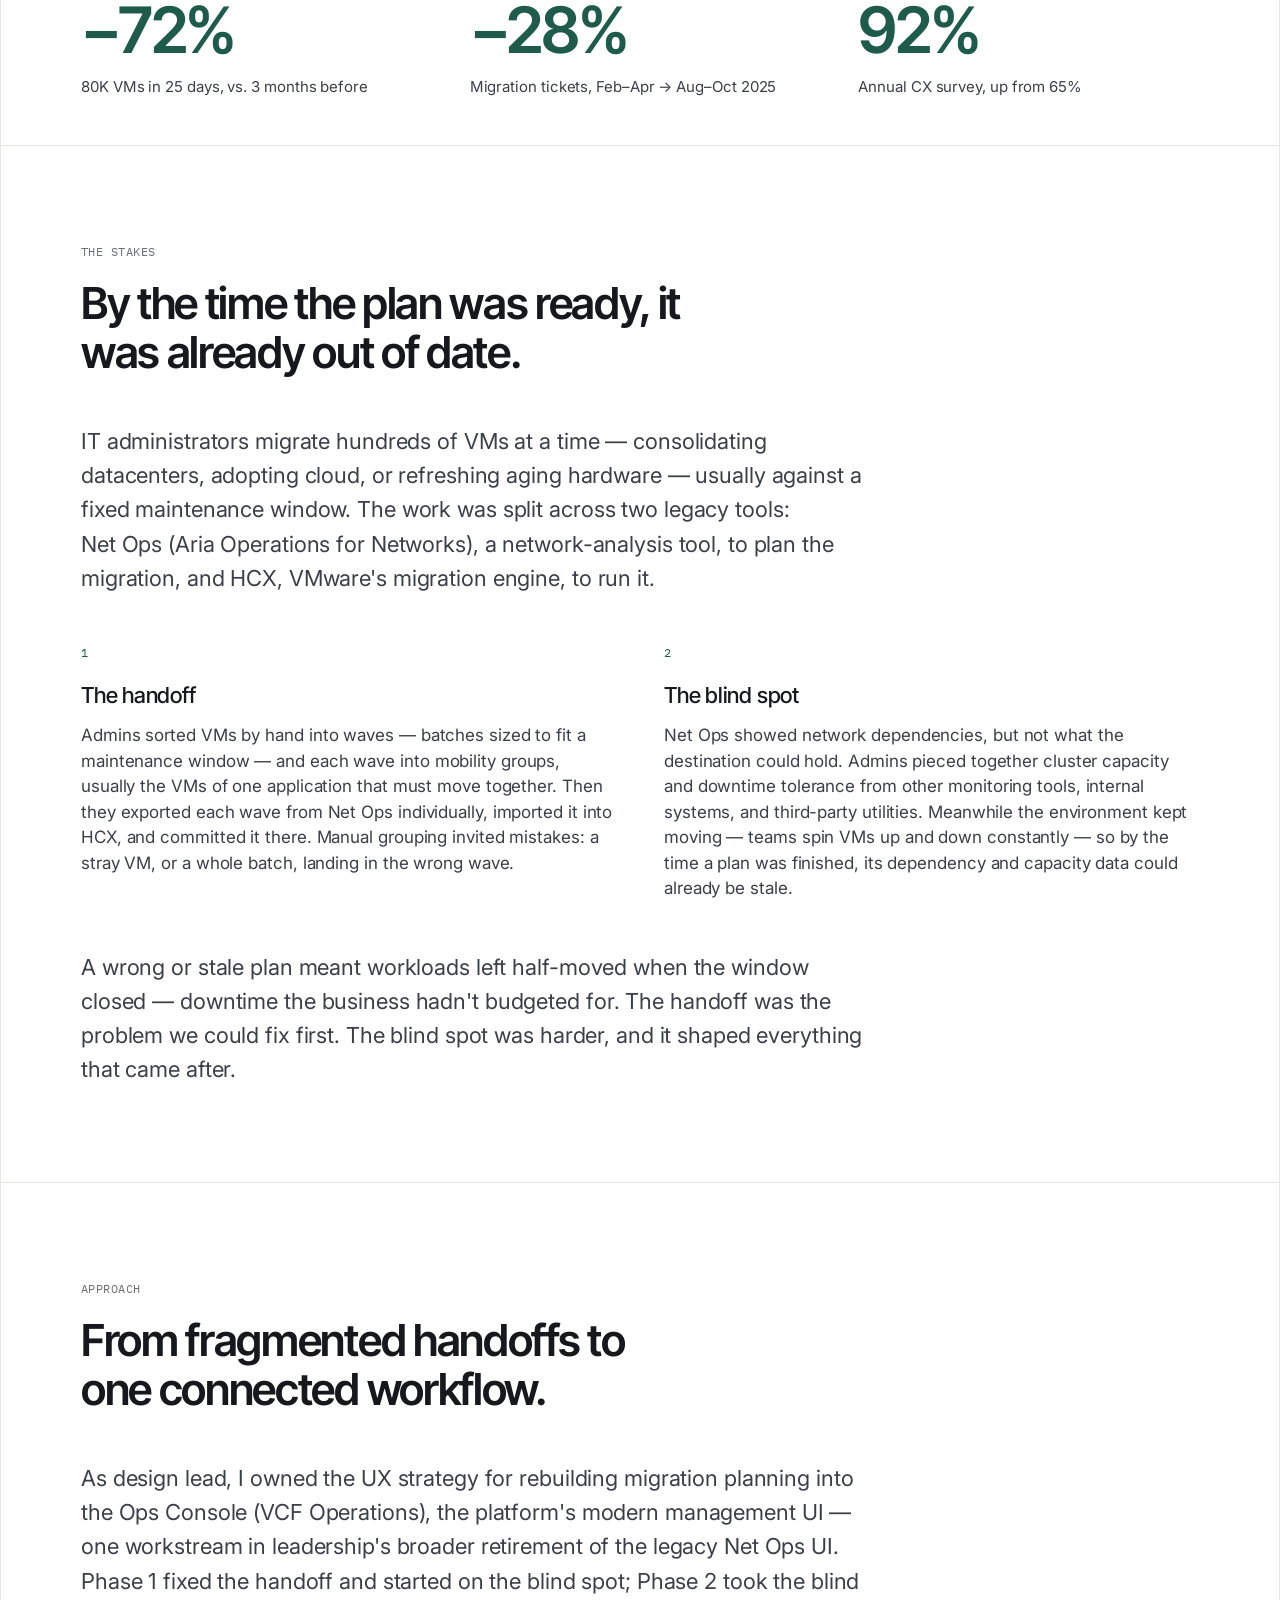
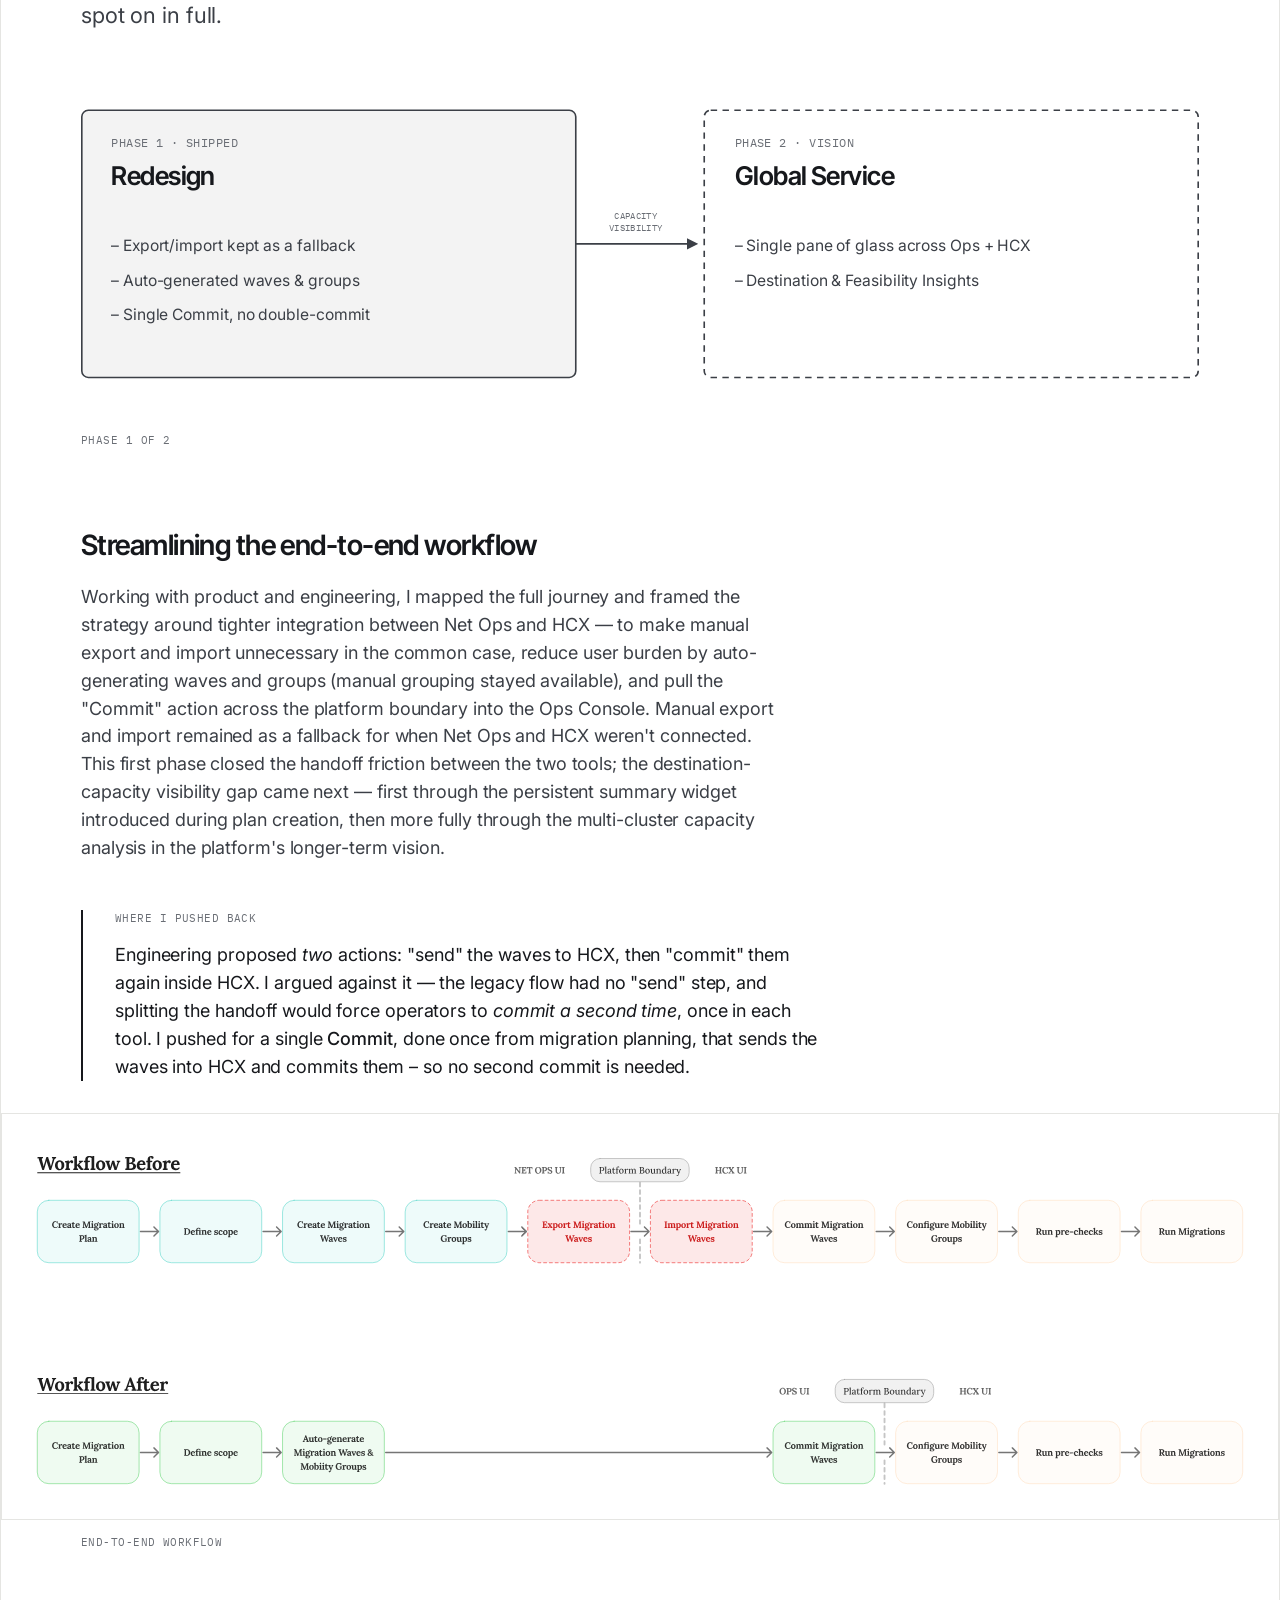
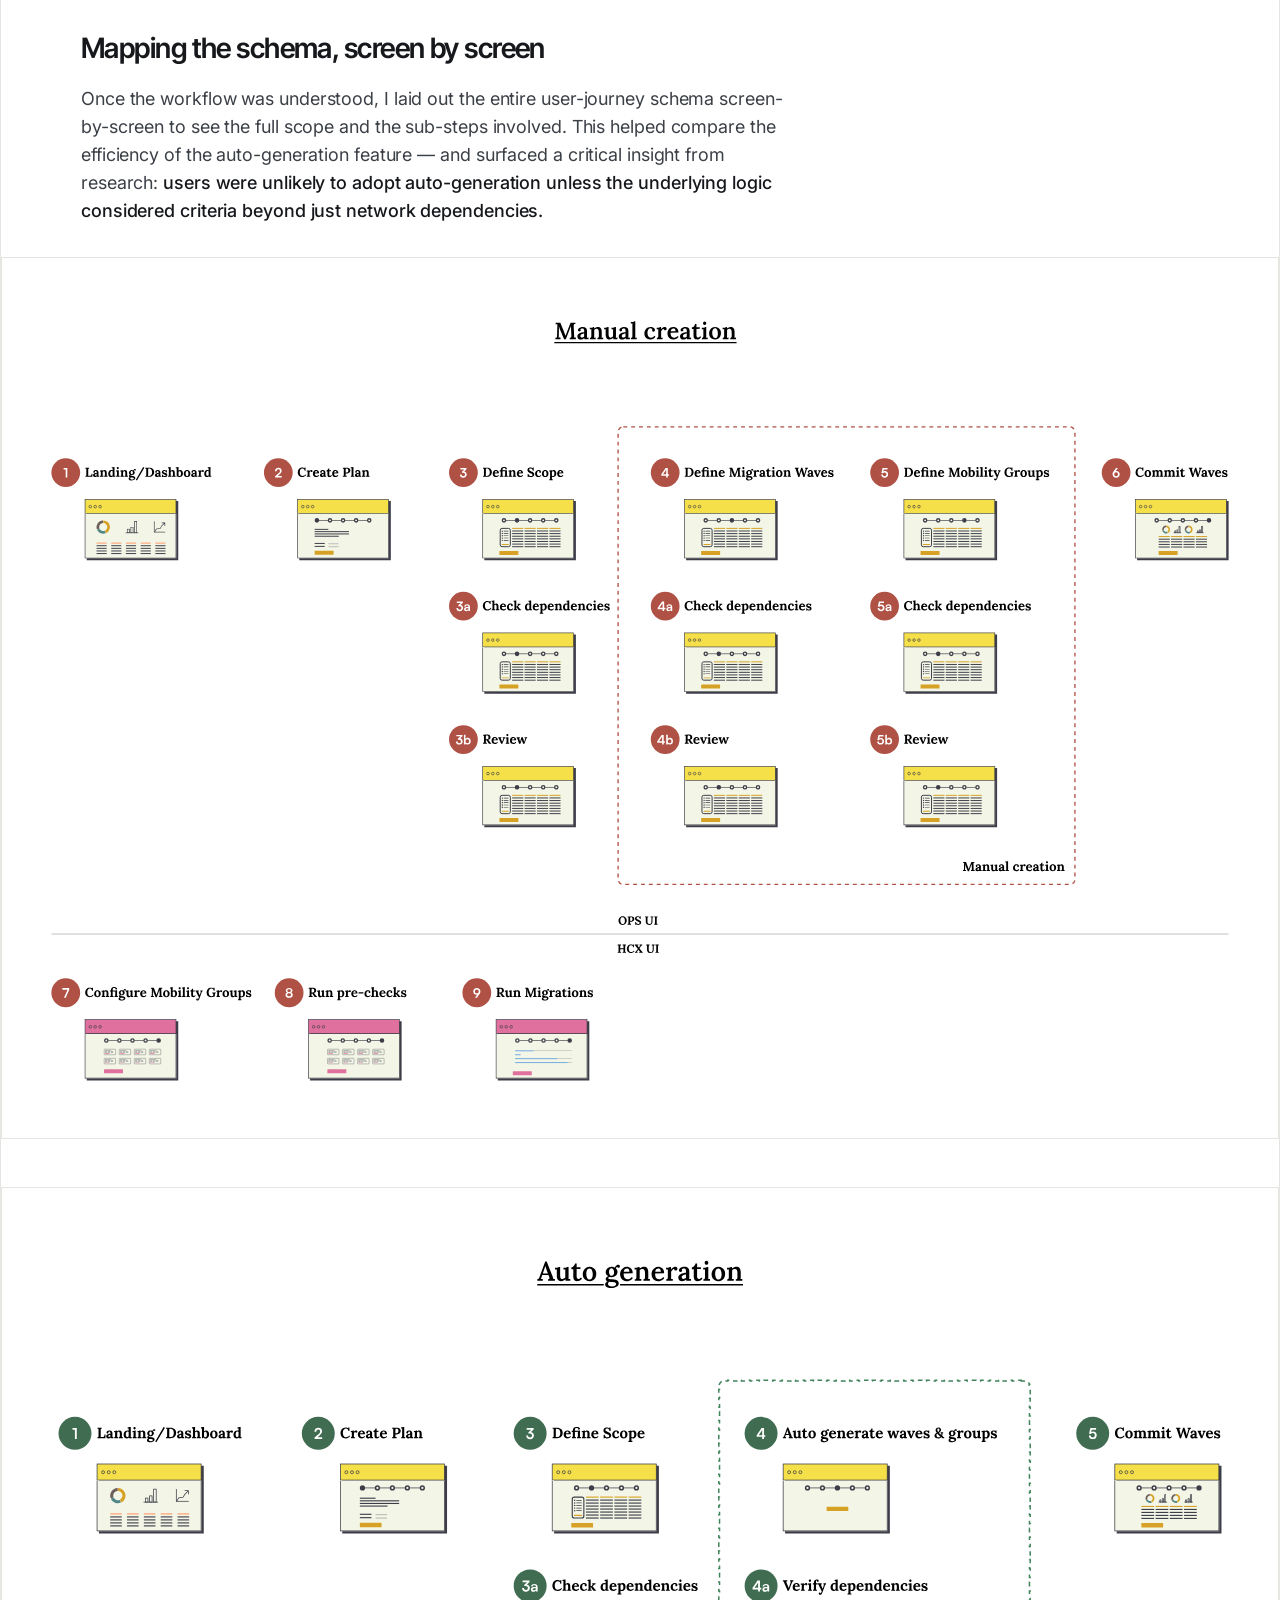
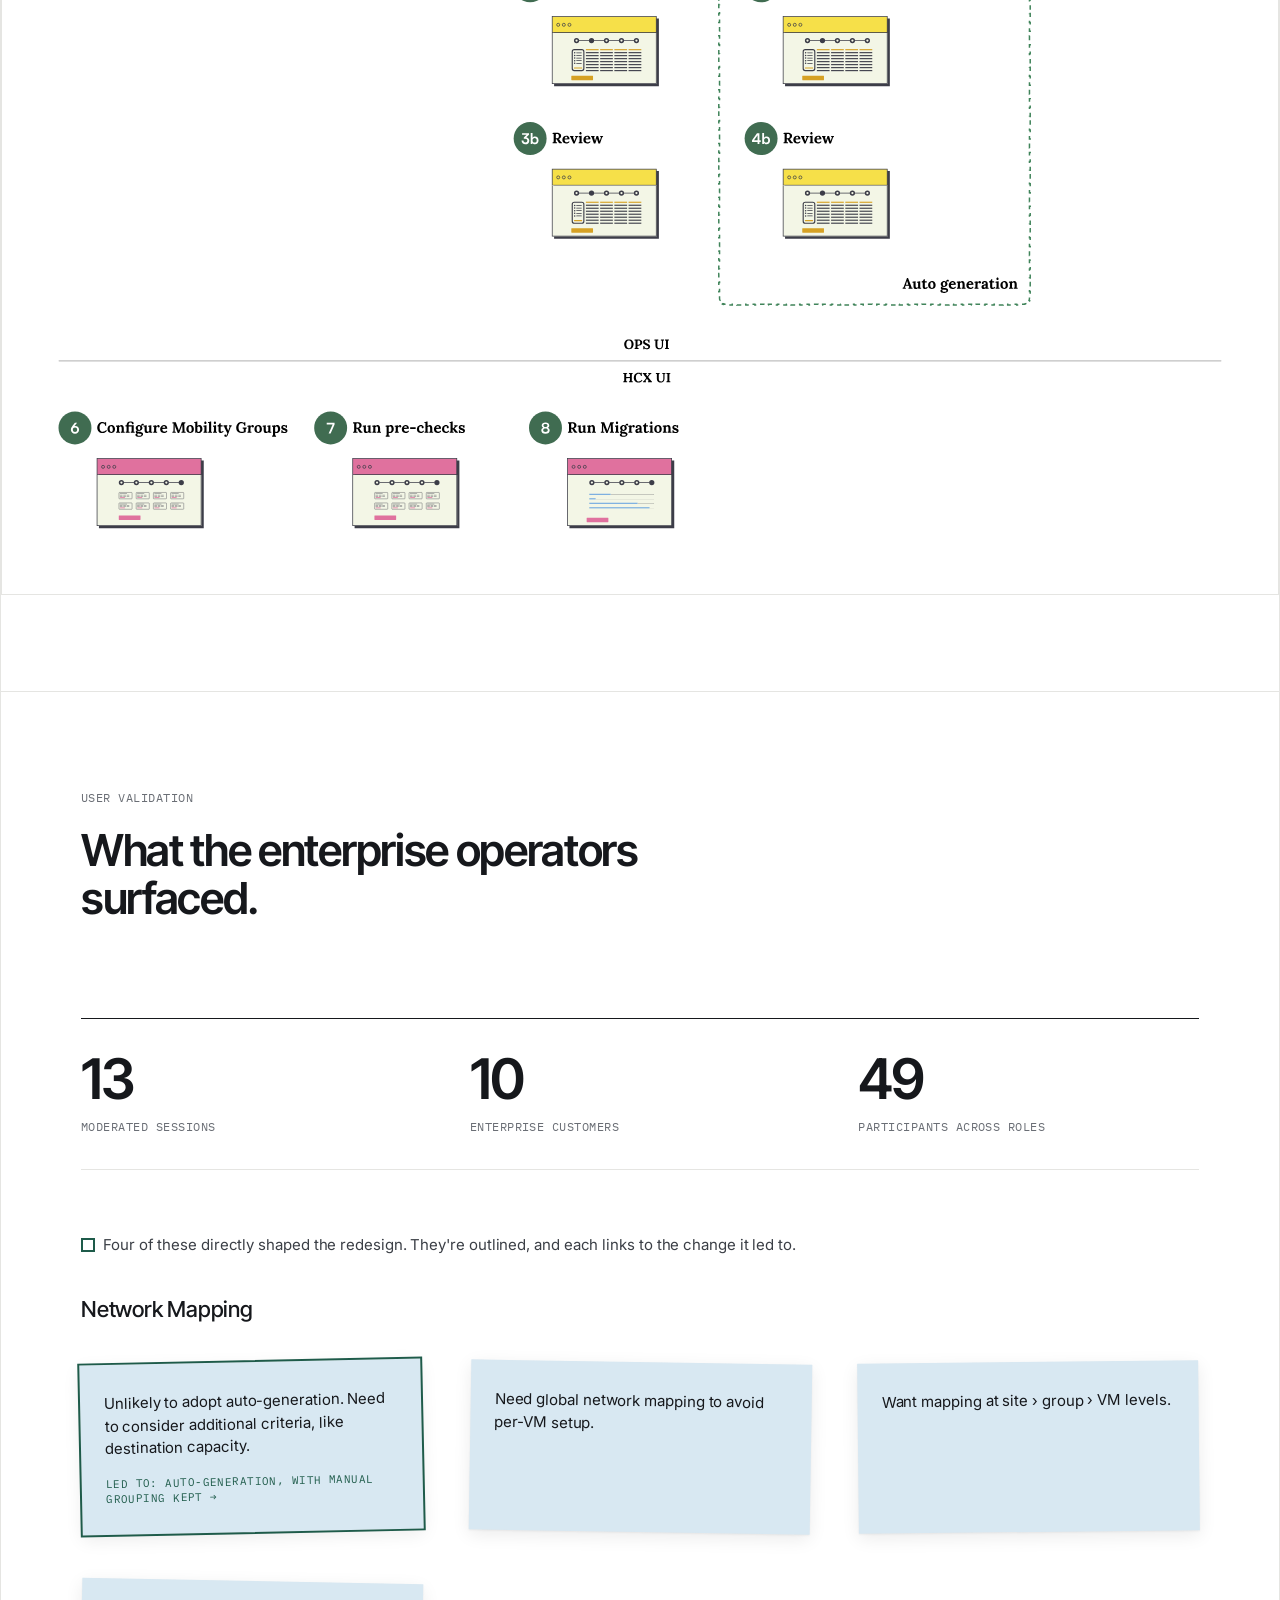
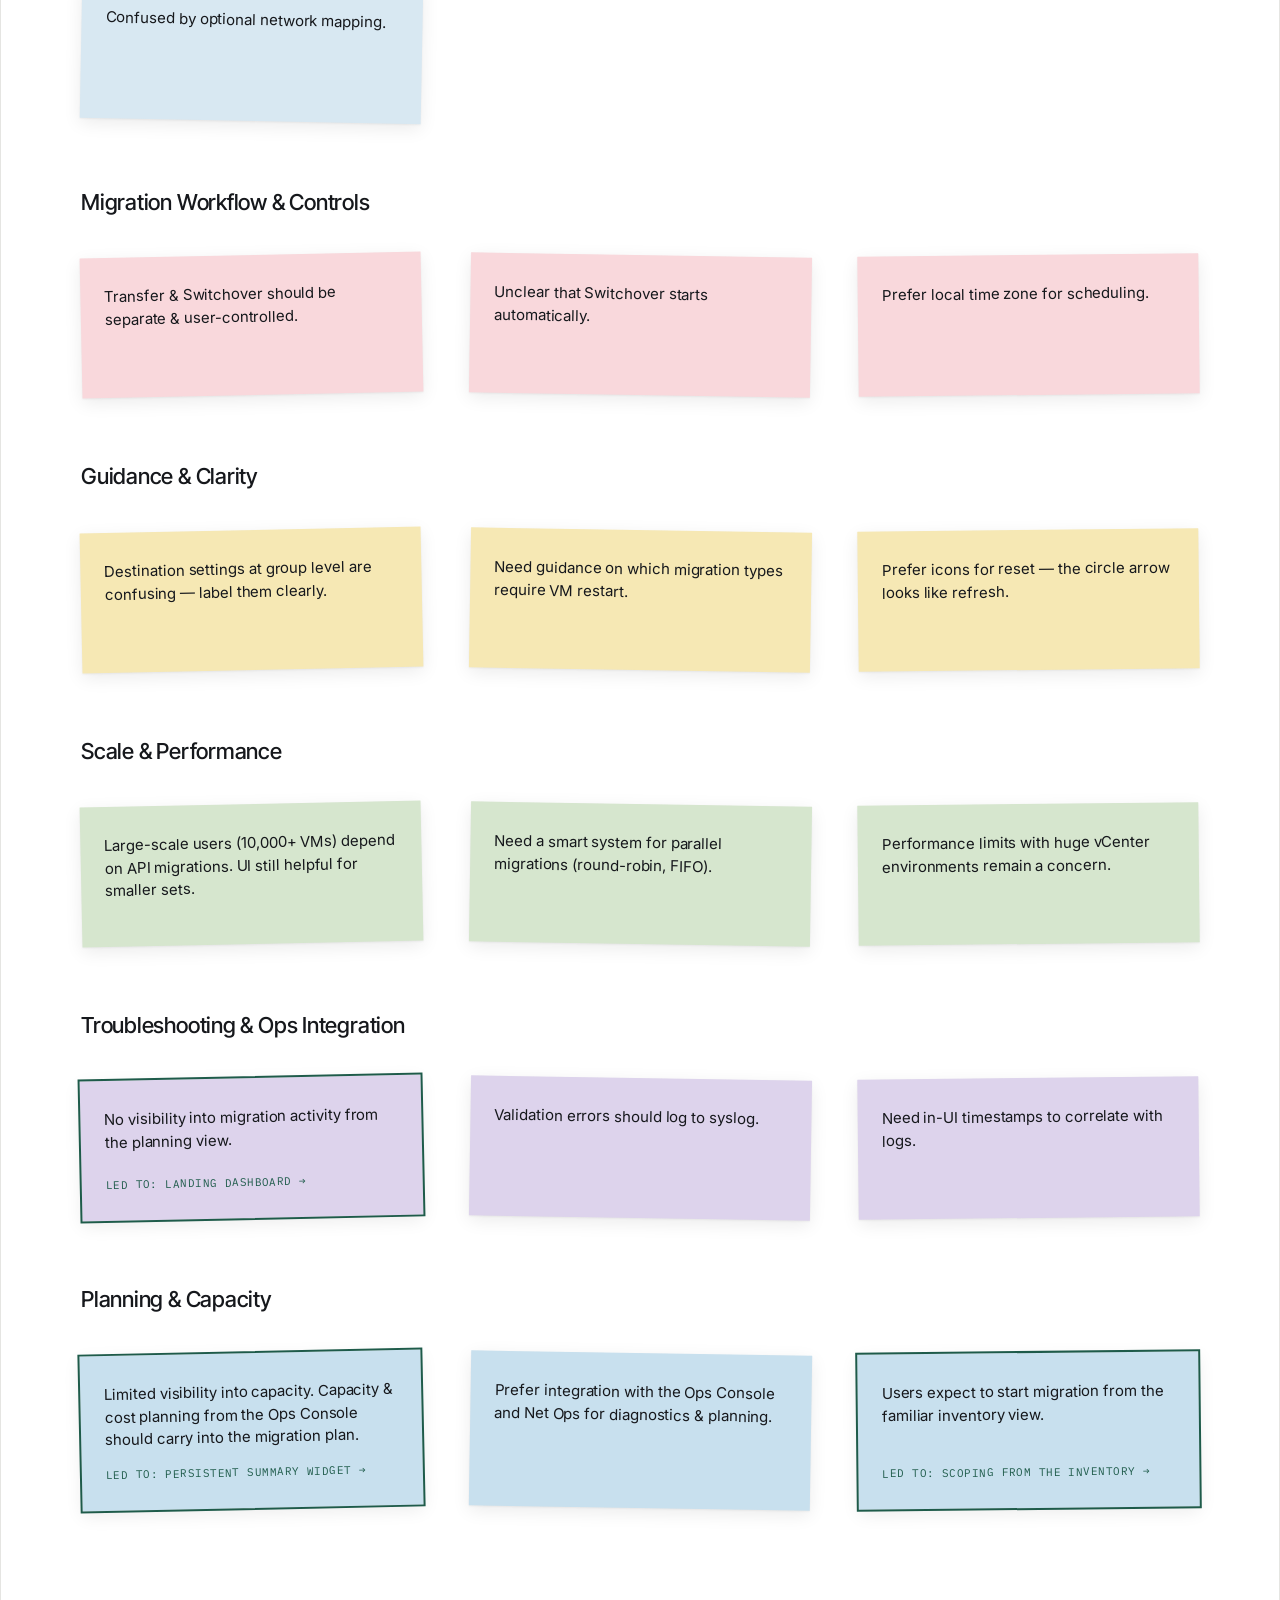
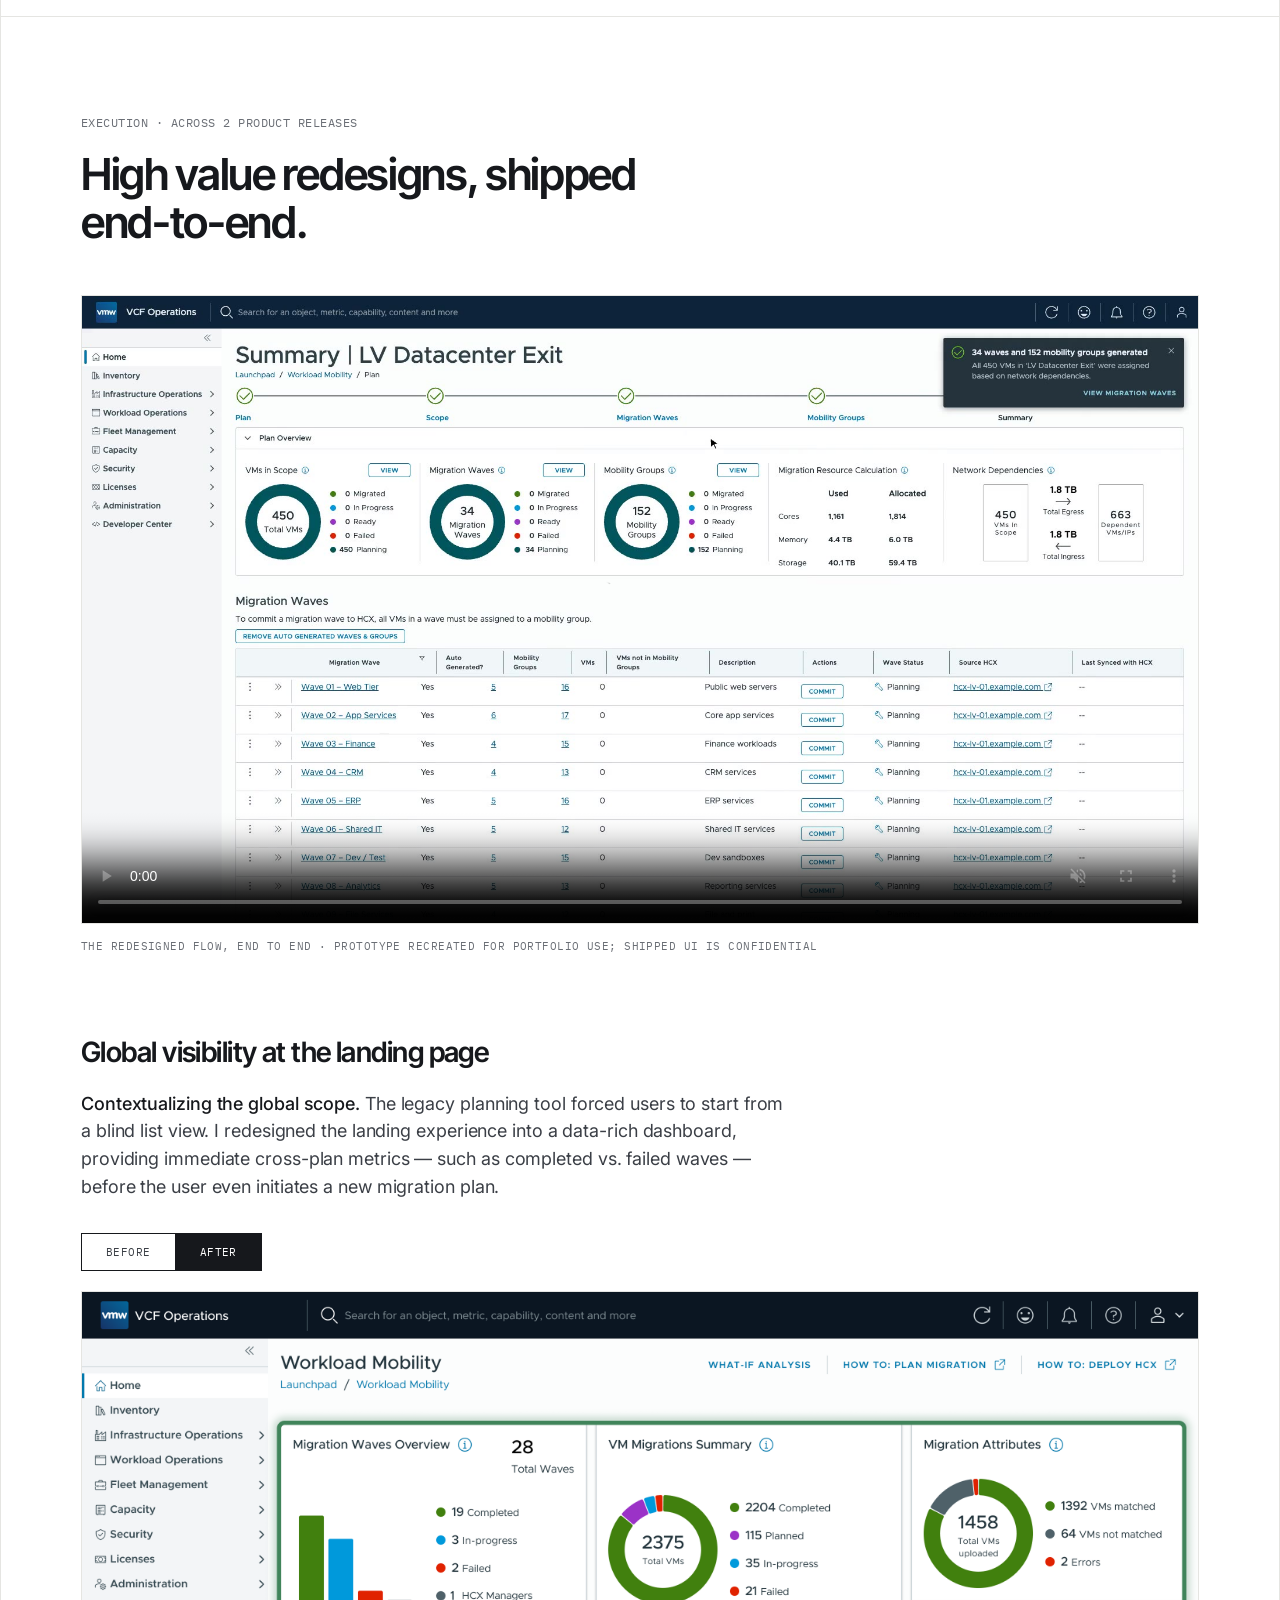
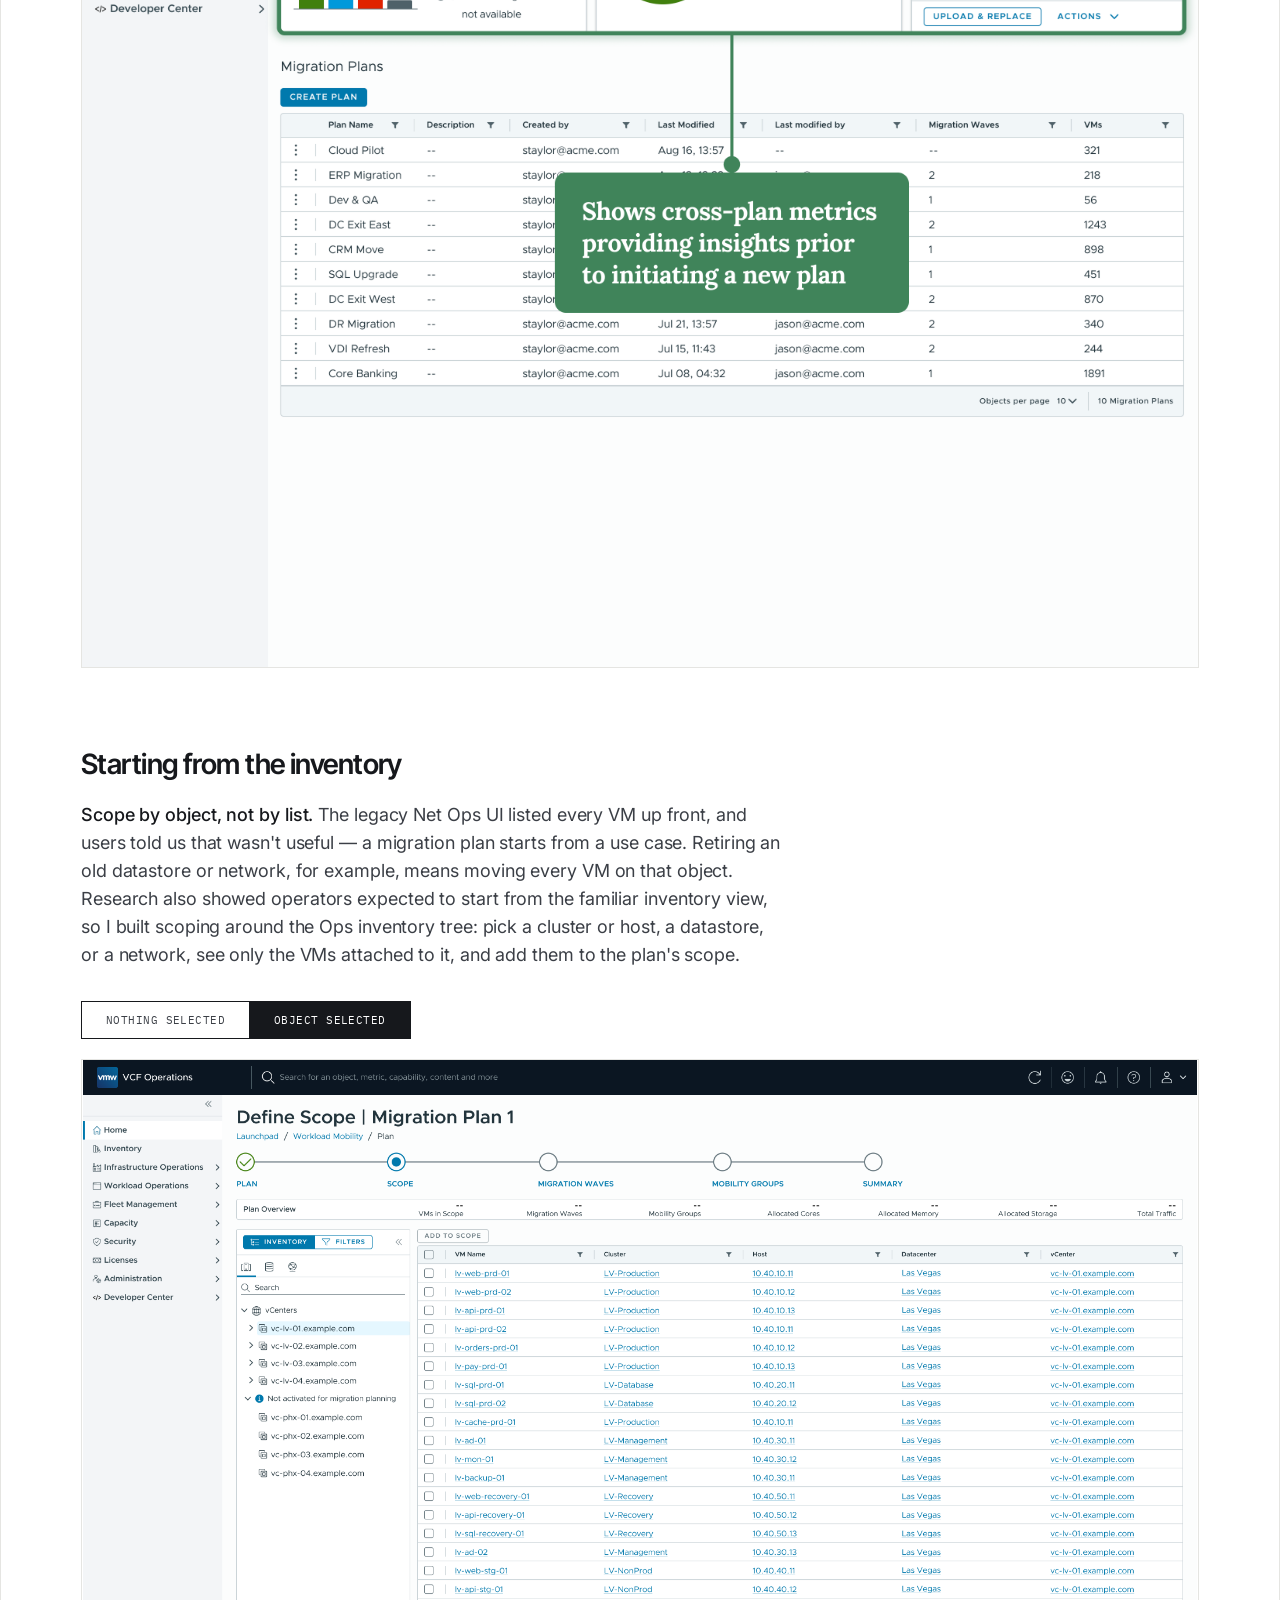
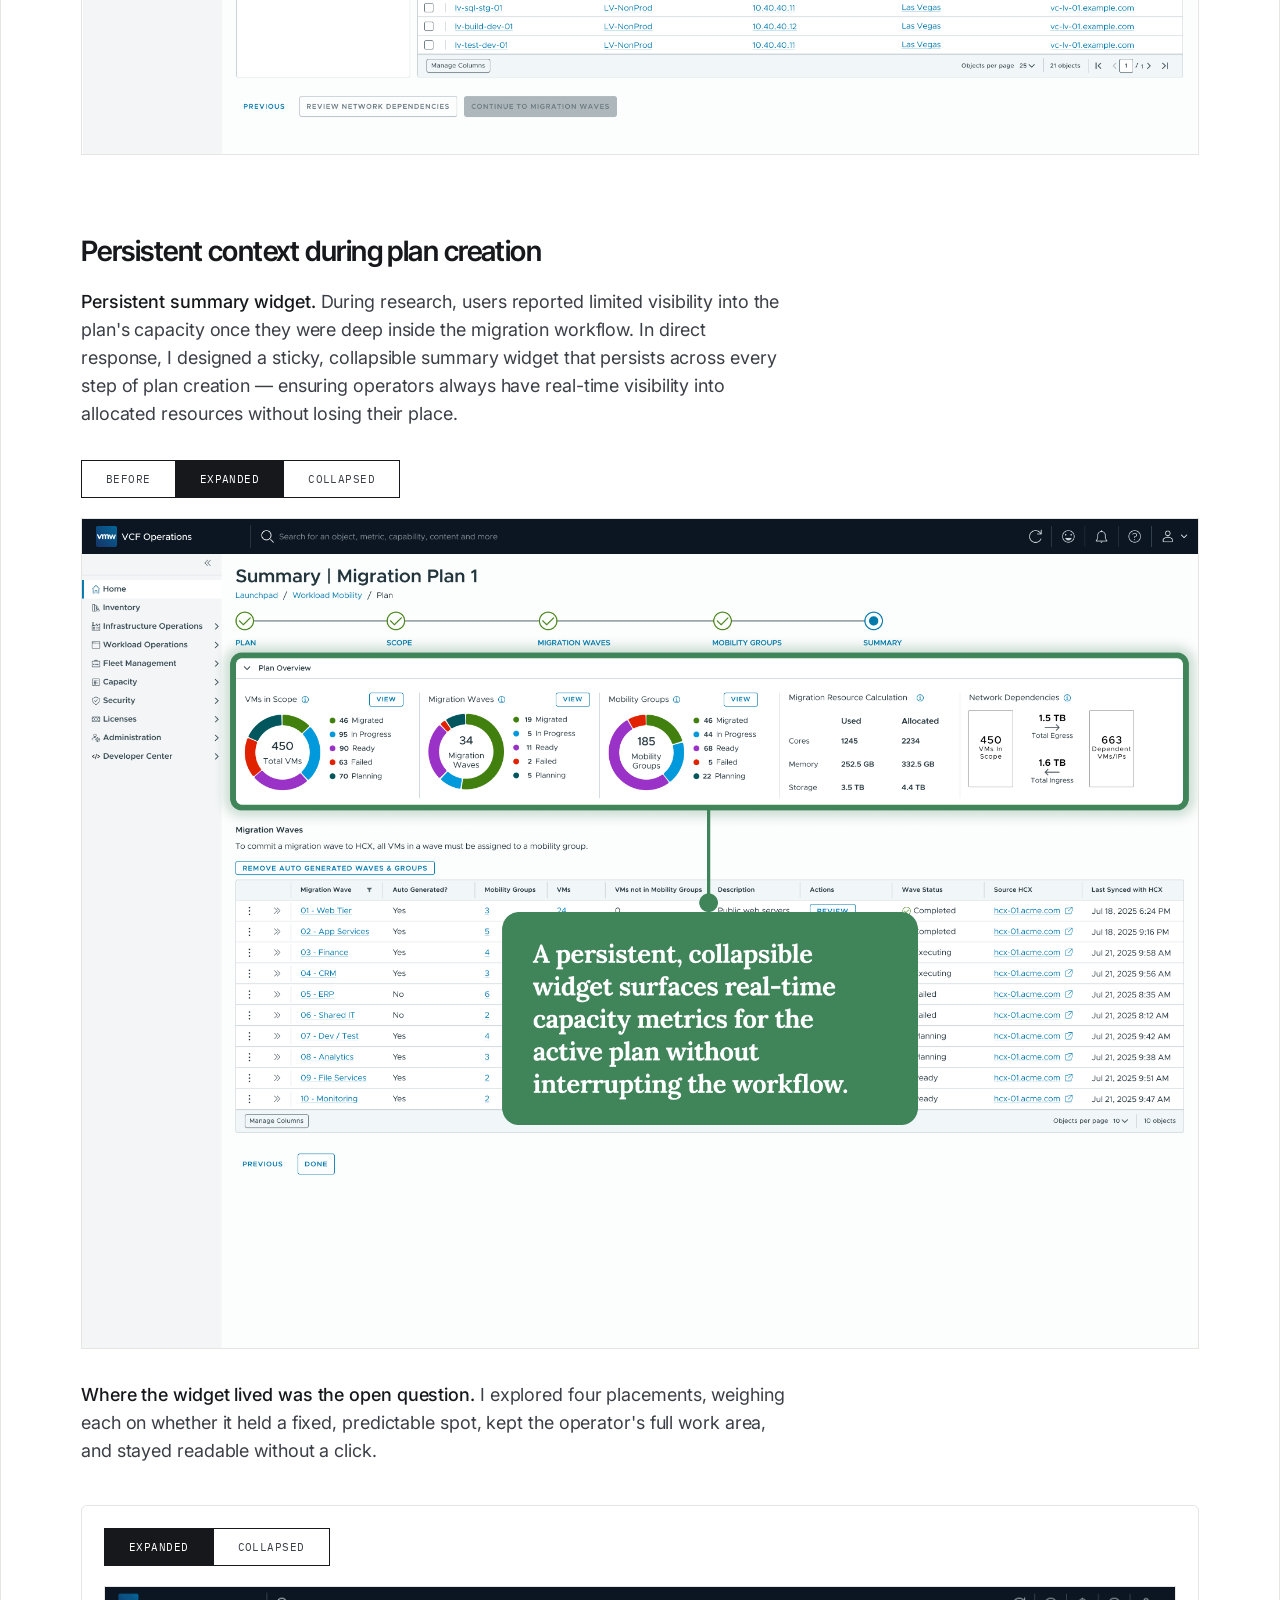
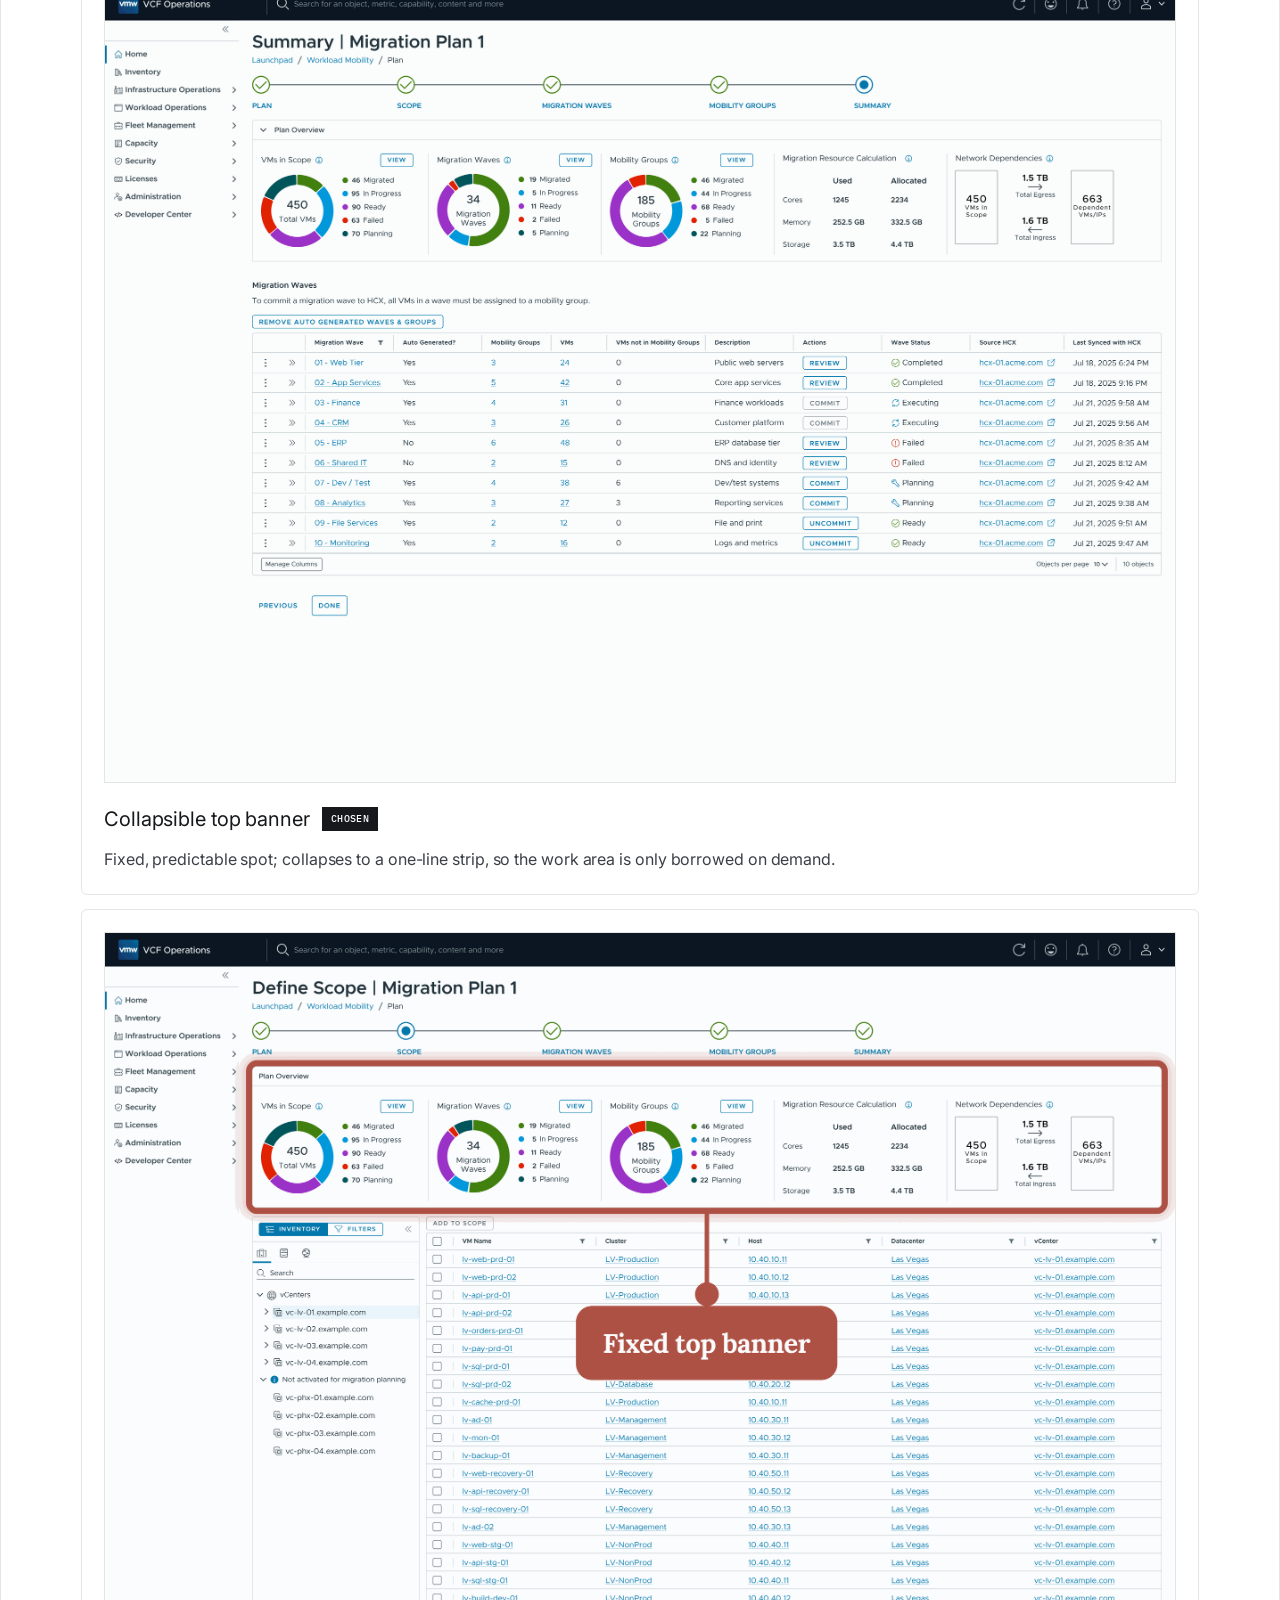
<file: case-studies/workload-mobility.html>
<!doctype html>
<html lang="en">
<head>
<meta charset="utf-8" />
<meta name="viewport" content="width=device-width, initial-scale=1" />
<meta name="robots" content="noindex" />
<title>Workload Mobility — Rishabh Gandotra</title>
<meta name="description" content="Unifying legacy migration workflows to simplify VM mobility. A Broadcom case study by Rishabh Gandotra." />
<link rel="icon" type="image/svg+xml" href="../favicon.svg">
<link rel="icon" sizes="any" href="../favicon.ico">
<link rel="preconnect" href="https://fonts.googleapis.com">
<link rel="preconnect" href="https://fonts.gstatic.com" crossorigin>
<link rel="stylesheet" href="../assets/theme.css">
<link rel="stylesheet" href="../assets/case-study.css">
<style>

.cs .wm-roadmap-mobile { display: none; }
.cs .wm-roadmap-wrap[data-focus="1"] .wm-phase-1 rect { fill: var(--ink); fill-opacity: 0.05; }
.cs .wm-roadmap-wrap[data-focus="2"] .wm-phase-2 rect { fill: var(--ink); fill-opacity: 0.05; }

/* Slim prev/next strip (top) */
.cs .pn-strip {
  display: grid;
  grid-template-columns: 1fr 1fr;
  border-bottom: 1px solid var(--hair);
}
.cs .pn-strip > a {
  padding: 20px 80px;
  display: flex;
  align-items: baseline;
  gap: 16px;
  font-size: 11px;
  letter-spacing: 0.04em;
  text-transform: uppercase;
  color: var(--muted);
  cursor: pointer;
  transition: color 0.3s ease, background 0.3s ease;
  font-family: var(--font-mono);
}
.cs .pn-strip > a:hover { color: var(--ink); background: rgba(0,0,0,.02); }
.cs .pn-strip > a.next {
  justify-content: flex-end;
  border-left: 1px solid var(--hair);
}
.cs .pn-strip .dir { color: var(--muted); }
.cs .pn-strip .ttl {
  font-family: var(--font-display);
  font-size: 17px;
  letter-spacing: -0.01em;
  color: var(--ink);
  text-transform: none;
  font-weight: 500;
}
.cs .pn-strip > a:hover .ttl { color: var(--accent); }

/* Metrics strip */

/* Emphasis callout — a decision worth not missing */
.cs .callout {
  max-width: var(--content-max);
  margin: 48px auto 0;
  border-left: 2px solid var(--ink);
  padding-left: 32px;
}
.cs .callout .callout-label {
  font-size: 11px;
  letter-spacing: 0.04em;
  text-transform: uppercase;
  color: var(--muted);
  margin-bottom: 14px;
  font-family: var(--font-mono);
}
.cs .callout p {
  font-family: var(--font-body);
  font-size: 18px;
  line-height: 1.55;
  letter-spacing: -0.005em;
  color: var(--ink);
  margin: 0;
  max-width: 64ch;
}
.cs .callout p em { font-style: italic; }
.cs .callout p strong { font-weight: 500; }

/* User validation grid */
.cs .validation-grid {
  display: grid;
  grid-template-columns: 1fr 1fr;
  gap: var(--col-gap);
  align-items: center;
  margin-top: 56px;
}
.cs .validation-figure {
  border: 1px solid var(--hair);
  overflow: hidden;
  aspect-ratio: 3/2;
  background: var(--bg);
}
.cs .validation-figure img { display: block; width: 100%; height: 100%; object-fit: cover; }

/* Research insights — sticky notes by category */
.cs .insights-grid {
  max-width: var(--content-max);
  margin: 64px auto 0;
}
.cs .insights-grid .category { margin-top: 56px; }
.cs .insights-grid .category:first-child { margin-top: 0; }
.cs .insights-grid .category-label {
  font-family: var(--font-display);
  font-weight: 500;
  font-size: 22px;
  line-height: 1.2;
  letter-spacing: -0.01em;
  color: var(--ink);
  margin: 0 0 28px;
}
.cs .insights-grid .notes {
  display: grid;
  grid-template-columns: repeat(3, 1fr);
  gap: var(--col-gap);
  padding: 12px 0;
}
.cs .insights-grid .notes .note {
  padding: 28px 24px;
  background: #F3EAC8;
  box-shadow: 0 5px 18px rgba(0,0,0,0.08), 0 1px 2px rgba(0,0,0,0.05);
  transition: transform 0.35s cubic-bezier(0.4, 0, 0.2, 1), box-shadow 0.35s ease;
  min-height: 140px;
  display: flex;
  flex-direction: column;
}
.cs .insights-grid .category[data-color="pink"] .note { background: #F9D8DC; }
.cs .insights-grid .category[data-color="blue"] .note { background: #D8E8F2; }
.cs .insights-grid .category[data-color="yellow"] .note { background: #F6E8B4; }
.cs .insights-grid .category[data-color="green"] .note { background: #D6E6CE; }
.cs .insights-grid .category[data-color="purple"] .note { background: #DDD3EC; }
.cs .insights-grid .category[data-color="paleblue"] .note { background: #C8E0EE; }
.cs .insights-grid .notes .note:nth-child(4n+1) { transform: rotate(-1.2deg); }
.cs .insights-grid .notes .note:nth-child(4n+2) { transform: rotate(0.9deg); }
.cs .insights-grid .notes .note:nth-child(4n+3) { transform: rotate(-0.6deg); }
.cs .insights-grid .notes .note:nth-child(4n+4) { transform: rotate(1.1deg); }
.cs .insights-grid .notes .note:hover {
  transform: rotate(0deg) translateY(-4px);
  box-shadow: 0 14px 30px rgba(0,0,0,0.12);
  z-index: 1;
}
.cs .insights-grid .notes .note p {
  font-family: var(--font-body);
  font-size: 15px;
  line-height: 1.5;
  letter-spacing: -0.005em;
  color: var(--ink);
  margin: 0;
}
.cs .insights-grid .notes .note p em { font-style: italic; }
/* Insights that directly shaped the design: outlined, with a link to the change */
.cs .insights-key { max-width: var(--content-max); margin: 64px auto 0; font-size: 15px; line-height: 1.5; color: var(--ink-2); }
.cs .insights-key .swatch { display: inline-block; width: 14px; height: 14px; border: 2px solid var(--accent); vertical-align: -2px; margin-right: 8px; }
.cs .insights-key + .insights-grid { margin-top: 40px; }
.cs .insights-grid .notes .note.shaped { outline: 2px solid var(--accent); outline-offset: 0; }
.cs .insights-grid .notes .note .led-to {
  margin-top: auto; padding-top: 16px;
  font-family: var(--font-mono); font-size: 11px; line-height: 1.4; letter-spacing: 0.04em; text-transform: uppercase;
  color: var(--accent); text-decoration: none;
}
.cs .insights-grid .notes .note .led-to:hover { text-decoration: underline; text-underline-offset: 3px; }
.cs [id^="wm-"] { scroll-margin-top: 32px; }

/* Before/After slider */
/* Before/After — toggle treatment */
.cs .ba-toggle { margin-top: 32px; position: relative; }
.cs .ba-toggle .ba-toggle-bar {
  display: inline-flex;
  border: 1px solid var(--ink);
  margin-bottom: 20px;
  font-family: var(--font-mono);
  font-size: 11px;
  letter-spacing: 0.04em;
  text-transform: uppercase;
}
.cs .ba-toggle .ba-toggle-bar button {
  appearance: none;
  background: transparent;
  border: none;
  padding: 11px 24px;
  cursor: pointer;
  color: var(--ink-2);
  font-family: inherit;
  font-size: inherit;
  letter-spacing: inherit;
  text-transform: inherit;
  transition: background 0.2s ease, color 0.2s ease;
}
.cs .ba-toggle .ba-toggle-bar button + button { border-left: 1px solid var(--ink); }
.cs .ba-toggle .ba-toggle-bar button:hover { color: var(--ink); }
.cs .ba-toggle .ba-toggle-bar button.active {
  background: var(--ink);
  color: var(--bg);
}
.cs .ba-toggle .img-frame {
  position: relative;
  border: 1px solid var(--hair);
  overflow: hidden;
  aspect-ratio: 6/5;
  background: var(--bg);
}
.cs .ba-toggle .img-frame img {
  position: absolute;
  inset: 0;
  width: 100%;
  height: 100%;
  object-fit: contain;
  object-position: center center;
  display: block;
  opacity: 0;
  transition: opacity 0.35s ease;
}
.cs .ba-toggle .img-frame img.active { opacity: 1; }

/* Design-exploration list — one option per row, schematic left / caption right */
.cs .explore-grid {
  margin-top: 40px;
  display: flex;
  flex-direction: column;
  gap: 14px;
}
.cs .explore-item {
  padding: 22px;
  border: 1px solid var(--hair);
  border-radius: 6px;
  display: grid;
  grid-template-columns: 1.55fr 1fr;
  gap: 36px;
  align-items: center;
}
.cs .explore-item.chosen { background: rgba(255, 255, 255, 0.5); }
/* Hi-fi option screens: full-width image above its caption. */
.cs .explore-grid.hifi .explore-item { grid-template-columns: 1fr; gap: 20px; }
.cs .explore-grid.hifi .ba-toggle { margin-top: 0; }
.cs .explore-grid.hifi .explore-item > img { border: 1px solid var(--hair); }
.cs .explore-item img {
  display: block;
  width: 100%;
  height: auto;
}
.cs .explore-item .cap .name {
  font-family: var(--font-body);
  font-size: 20px;
  letter-spacing: -0.005em;
  color: var(--ink);
  margin: 0 0 12px;
  display: flex;
  align-items: center;
  gap: 12px;
  flex-wrap: wrap;
}
.cs .explore-item .cap .name .badge {
  font-family: var(--font-mono);
  font-size: 10px;
  font-weight: 500;
  letter-spacing: 0.04em;
  text-transform: uppercase;
  color: var(--bg);
  background: var(--ink);
  padding: 4px 9px;
}
.cs .explore-item .cap p {
  font-family: var(--font-body);
  font-size: 16px;
  line-height: 1.55;
  color: var(--ink-2);
  margin: 0;
  max-width: none;
}

.cs .ba {
  position: relative;
  margin-top: 32px;
  border: 1px solid var(--hair);
  overflow: hidden;
  user-select: none;
  background: var(--bg);
  aspect-ratio: 4/3;
  cursor: ew-resize;
}
.cs .ba-img {
  position: absolute;
  inset: 0;
  width: 100%;
  height: 100%;
  display: block;
  object-fit: cover;
  object-position: top left;
}
.cs .ba-after-wrap {
  position: absolute;
  inset: 0;
  overflow: hidden;
}
.cs .ba-handle {
  position: absolute;
  top: 0;
  bottom: 0;
  width: 2px;
  background: var(--ink);
  transform: translateX(-1px);
  pointer-events: none;
}
.cs .ba-knob {
  position: absolute;
  top: 50%;
  width: 44px;
  height: 44px;
  border-radius: 50%;
  background: var(--bg);
  border: 1px solid var(--ink);
  display: flex;
  align-items: center;
  justify-content: center;
  pointer-events: none;
  box-shadow: 0 1px 4px rgba(0,0,0,.08);
  transform: translate(-50%, -50%);
}
.cs .ba-knob svg { display: block; }
.cs .ba-label {
  position: absolute;
  top: 16px;
  font-family: var(--font-body);
  font-style: italic;
  font-size: 14px;
  letter-spacing: 0.04em;
  padding: 6px 14px;
  background: var(--bg);
  border: 1px solid var(--hair);
  color: var(--ink-2);
  pointer-events: none;
  z-index: 2;
}
.cs .ba-label.before { left: 16px; }
.cs .ba-label.after { right: 16px; }

/* Scaling to a Global Service — stacked uniform dashboards */
.cs .vision-list { margin-top: 64px; }
.cs .vision-item { margin-top: 96px; }
.cs .vision-item:first-child { margin-top: 0; }
.cs .vision-heading {
  max-width: var(--content-max);
  margin: 0 auto 32px;
}
.cs .vision-heading .num {
  font-family: var(--font-mono);
  font-style: normal;
  font-size: 12px;
  color: var(--accent);
  display: block;
  margin-bottom: 16px;
  letter-spacing: 0.04em;
  text-transform: uppercase;
}
.cs .vision-heading h3 {
  font-family: var(--font-display);
  font-weight: 600;
  font-size: 32px;
  line-height: 1.15;
  letter-spacing: -0.02em;
  margin: 0 0 16px;
}
.cs .vision-heading p {
  font-family: var(--font-display);
  font-size: 18px;
  line-height: 1.5;
  color: var(--ink-2);
  max-width: 64ch;
  margin: 0;
  font-weight: 500;
  letter-spacing: -0.01em;
}
.cs .vision-img {
  margin: 0 -80px;
  border: 1px solid var(--hair);
  background: var(--bg);
  overflow: hidden;
}
.cs .vision-img img {
  width: 100%;
  height: 100%;
  object-fit: cover;
  object-position: top;
  display: block;
}

/* Testimonials */
.cs .quotes {
  display: grid;
  grid-template-columns: repeat(3, 1fr);
  gap: var(--col-gap);
  margin-top: 56px;
}
.cs .quote { display: flex; flex-direction: column; }
.cs .quote .mark {
  font-family: var(--font-display);
  font-style: normal;
  font-size: 64px;
  line-height: 0.6;
  color: var(--muted);
  margin-bottom: 16px;
  font-weight: 600;
  letter-spacing: -0.035em;
}
.cs .quote blockquote {
  font-family: var(--font-display);
  font-size: 19px;
  line-height: 1.45;
  color: var(--ink);
  margin: 0 0 24px;
  letter-spacing: -0.01em;
  font-weight: 500;
}
.cs .quote .attr {
  font-size: 11px;
  letter-spacing: 0.04em;
  text-transform: uppercase;
  color: var(--muted);
  margin-top: auto;
  padding-top: 20px;
  border-top: 1px solid var(--hair);
  font-family: var(--font-mono);
}
.cs .quote .attr strong { color: var(--ink-2); font-weight: 500; }

/* Stakes — two problems */
.cs .problems {
  display: grid;
  grid-template-columns: repeat(2, 1fr);
  gap: var(--col-gap);
  margin-top: 48px;
}
.cs .stakes-close { margin-top: 48px; }
.cs .takeaway .source {
  font-family: var(--font-body);
  font-size: 13px;
  font-style: italic;
  color: var(--muted);
  margin-top: 14px;
}

/* Takeaways */
.cs .takeaways {
  display: grid;
  grid-template-columns: repeat(3, 1fr);
  gap: var(--col-gap);
  margin-top: 56px;
}
</style>
<link rel="stylesheet" href="../assets/case-study-responsive.css">
<style>
/* Page-specific tablet/phone rules — after the shared responsive file so they win */
/* ============ TABLET (<= 1279px) ============ */
@media (max-width: 1279px) {
              .cs .callout { padding-left: 24px; }
  .cs .callout p { font-size: 17px; }
                                                      }

/* ============ MOBILE (<= 767px) ============ */
@media (max-width: 767px) {
  
    
              
            
                .cs .callout { margin-top: 36px; padding-left: 18px; }
  .cs .callout p { font-size: 16px; }
    .cs .explore-grid { gap: 10px; margin-top: 30px; }
  .cs .explore-item { grid-template-columns: 1fr; gap: 16px; padding: 16px; }
  .cs .explore-item .cap .name { font-size: 18px; }
  .cs .explore-item .cap p { font-size: 15px; }

      
  /* Roadmap diagram: swap to stacked layout so labels stay legible */
  .cs .wm-roadmap-desktop { display: none; }
  .cs .wm-roadmap-mobile { display: block; }

          
      
  /* Stakes problems + takeaways — collapse */
  .cs .problems { grid-template-columns: 1fr; gap: 28px; }
      
                    
    
  
            
          
    
  
        
    
  }
</style>
</head>
<body>

<div id="root">
  <div class="cs">

    <header class="topbar">
      <a class="name" href="../index.html">Rishabh Gandotra</a>
      <span class="role">Staff Product Designer</span>
    </header>

    <section class="titleblock">
      <div class="eyebrow">Workload Mobility · Broadcom · 2024–2026</div>
      <h1 class="cs-title">Unifying legacy migration workflows to simplify <em>VM mobility.</em></h1>
      <div class="meta">
        <div>
          <div class="label">Company</div>
          <div class="val">Broadcom</div>
        </div>
        <div>
          <div class="label">Role</div>
          <div class="val">Staff Product Designer</div>
        </div>
        <div>
          <div class="label">Timeline</div>
          <div class="val">~18 months · 2024–2026</div>
        </div>
        <div>
          <div class="label">Product team</div>
          <div class="val">2 PMs, ~15 engineers</div>
        </div>
        <div>
          <div class="label">Design</div>
          <div class="val">Design lead; mentored 1 junior designer</div>
        </div>
        <div>
          <div class="label">Expertise</div>
          <div class="val">UX Research &amp; Design</div>
        </div>
      </div>
    </section>

    <div class="hero-img">
      <img loading="eager" fetchpriority="high" src="../assets/workload-mobility/case-workload.svg" alt="Workload Mobility — unified migration experience">
    </div>

    <section class="metrics" aria-label="Outcomes">
      <div>
        <div class="label">Migration time</div>
        <div class="stat"><em>−72%</em></div>
        <div class="caption">80K VMs in 25 days, vs. 3 months before</div>
      </div>
      <div>
        <div class="label">Support load</div>
        <div class="stat"><em>−28%</em></div>
        <div class="caption">Migration tickets, Feb–Apr → Aug–Oct 2025</div>
      </div>
      <div>
        <div class="label">Satisfaction</div>
        <div class="stat"><em>92%</em></div>
        <div class="caption">Annual CX survey, up from 65%</div>
      </div>
    </section>

    <!-- The Stakes -->
    <section class="block">
      <div class="narrow">
        <div class="section-label">The Stakes</div>
        <h2 class="section-title">By the time the plan was ready, it was already out of date.</h2>
        <p class="lede">IT administrators migrate hundreds of VMs at a time — consolidating datacenters, adopting cloud, or refreshing aging hardware — usually against a fixed maintenance window. The work was split across two legacy tools: Net&nbsp;Ops (Aria Operations for Networks), a network-analysis tool, to plan the migration, and HCX, VMware's migration engine, to run it.</p>

        <div class="problems">
          <div class="takeaway">
            <div class="num">1</div>
            <h4>The handoff</h4>
            <p>Admins sorted VMs by hand into waves — batches sized to fit a maintenance window — and each wave into mobility groups, usually the VMs of one application that must move together. Then they exported each wave from Net&nbsp;Ops individually, imported it into HCX, and committed it there. Manual grouping invited mistakes: a stray VM, or a whole batch, landing in the wrong wave.</p>
          </div>
          <div class="takeaway">
            <div class="num">2</div>
            <h4>The blind spot</h4>
            <p>Net&nbsp;Ops showed network dependencies, but not what the destination could hold. Admins pieced together cluster capacity and downtime tolerance from other monitoring tools, internal systems, and third-party utilities. Meanwhile the environment kept moving — teams spin VMs up and down constantly — so by the time a plan was finished, its dependency and capacity data could already be stale.</p>
          </div>
        </div>

        <p class="lede stakes-close">A wrong or stale plan meant workloads left half-moved when the window closed — downtime the business hadn't budgeted for. The handoff was the problem we could fix first. The blind spot was harder, and it shaped everything that came after.</p>
      </div>
    </section>

    <!-- Approach -->
    <section class="block">
      <div class="narrow">
        <div class="section-label">Approach</div>
        <h2 class="section-title">From fragmented handoffs to one connected workflow.</h2>
        <p class="lede">As design lead, I owned the UX strategy for rebuilding migration planning into the Ops Console (VCF Operations), the platform's modern management UI — one workstream in leadership's broader retirement of the legacy Net&nbsp;Ops UI. Phase&nbsp;1 fixed the handoff and started on the blind spot; Phase&nbsp;2 took the blind spot on in full.</p>
      </div>

      <div class="narrow wm-roadmap-wrap" data-focus="1" style="margin-top:56px">
        <svg class="wm-roadmap-desktop" viewBox="0 0 1040 300" width="100%" height="auto" role="img" aria-label="Roadmap: Phase 1, shipped redesign, leads to Phase 2, the Global Service vision, carrying forward destination-capacity visibility">
          <g class="wm-phase-1">
            <rect x="0.75" y="20.75" width="459.5" height="248.5" rx="6" fill="none" stroke="var(--ink-2)" stroke-width="1.5"/>
            <text x="28" y="55" font-family="IBM Plex Mono, monospace" font-size="11" letter-spacing="0.04em" fill="var(--muted)">PHASE 1 · SHIPPED</text>
            <text x="28" y="90" font-family="Inter Tight, Inter, sans-serif" font-weight="600" letter-spacing="-0.02em" font-size="24" fill="var(--ink)">Redesign</text>
            <text x="28" y="152" font-family="Inter, sans-serif" font-size="14.5" fill="var(--ink-2)">– Export/import kept as a fallback</text>
            <text x="28" y="184" font-family="Inter, sans-serif" font-size="14.5" fill="var(--ink-2)">– Auto-generated waves &amp; groups</text>
            <text x="28" y="216" font-family="Inter, sans-serif" font-size="14.5" fill="var(--ink-2)">– Single Commit, no double-commit</text>
          </g>

          <g class="wm-phase-2">
            <rect x="579.75" y="20.75" width="459.5" height="248.5" rx="6" fill="none" stroke="var(--ink-2)" stroke-width="1.5" stroke-dasharray="6 5"/>
            <text x="608" y="55" font-family="IBM Plex Mono, monospace" font-size="11" letter-spacing="0.04em" fill="var(--muted)">PHASE 2 · VISION</text>
            <text x="608" y="90" font-family="Inter Tight, Inter, sans-serif" font-weight="600" letter-spacing="-0.02em" font-size="24" fill="var(--ink)">Global Service</text>
            <text x="608" y="152" font-family="Inter, sans-serif" font-size="14.5" fill="var(--ink-2)">– Single pane of glass across Ops + HCX</text>
            <text x="608" y="184" font-family="Inter, sans-serif" font-size="14.5" fill="var(--ink-2)">– Destination &amp; Feasibility Insights</text>
          </g>

          <defs>
            <marker id="wm-arrow-a" viewBox="0 0 10 10" refX="8" refY="5" markerWidth="7" markerHeight="7" orient="auto-start-reverse">
              <path d="M0 0L10 5L0 10z" fill="var(--ink-2)"/>
            </marker>
          </defs>
          <line x1="460.5" y1="145" x2="572" y2="145" stroke="var(--ink-2)" stroke-width="1.5" marker-end="url(#wm-arrow-a)"/>
          <text x="516" y="122" text-anchor="middle" font-family="IBM Plex Mono, monospace" font-size="8.5" letter-spacing="0.04em" fill="var(--muted)">CAPACITY</text>
          <text x="516" y="133" text-anchor="middle" font-family="IBM Plex Mono, monospace" font-size="8.5" letter-spacing="0.04em" fill="var(--muted)">VISIBILITY</text>
        </svg>

        <svg class="wm-roadmap-mobile" viewBox="0 0 460 560" width="100%" height="auto" role="img" aria-label="Roadmap: Phase 1, shipped redesign, leads to Phase 2, the Global Service vision, carrying forward destination-capacity visibility">
          <g class="wm-phase-1">
            <rect x="0.75" y="0.75" width="458.5" height="248.5" rx="6" fill="none" stroke="var(--ink-2)" stroke-width="1.5"/>
            <text x="28" y="34" font-family="IBM Plex Mono, monospace" font-size="11" letter-spacing="0.04em" fill="var(--muted)">PHASE 1 · SHIPPED</text>
            <text x="28" y="69" font-family="Inter Tight, Inter, sans-serif" font-weight="600" letter-spacing="-0.02em" font-size="24" fill="var(--ink)">Redesign</text>
            <text x="28" y="131" font-family="Inter, sans-serif" font-size="14.5" fill="var(--ink-2)">– Export/import kept as a fallback</text>
            <text x="28" y="163" font-family="Inter, sans-serif" font-size="14.5" fill="var(--ink-2)">– Auto-generated waves &amp; groups</text>
            <text x="28" y="195" font-family="Inter, sans-serif" font-size="14.5" fill="var(--ink-2)">– Single Commit, no double-commit</text>
          </g>

          <g class="wm-phase-2">
            <rect x="0.75" y="310.75" width="458.5" height="248.5" rx="6" fill="none" stroke="var(--ink-2)" stroke-width="1.5" stroke-dasharray="6 5"/>
            <text x="28" y="344" font-family="IBM Plex Mono, monospace" font-size="11" letter-spacing="0.04em" fill="var(--muted)">PHASE 2 · VISION</text>
            <text x="28" y="379" font-family="Inter Tight, Inter, sans-serif" font-weight="600" letter-spacing="-0.02em" font-size="24" fill="var(--ink)">Global Service</text>
            <text x="28" y="441" font-family="Inter, sans-serif" font-size="14.5" fill="var(--ink-2)">– Single pane of glass across Ops + HCX</text>
            <text x="28" y="473" font-family="Inter, sans-serif" font-size="14.5" fill="var(--ink-2)">– Destination &amp; Feasibility Insights</text>
          </g>

          <defs>
            <marker id="wm-arrow-am" viewBox="0 0 10 10" refX="8" refY="5" markerWidth="7" markerHeight="7" orient="auto-start-reverse">
              <path d="M0 0L10 5L0 10z" fill="var(--ink-2)"/>
            </marker>
          </defs>
          <line x1="230" y1="249.5" x2="230" y2="302" stroke="var(--ink-2)" stroke-width="1.5" marker-end="url(#wm-arrow-am)"/>
          <text x="248" y="280" font-family="IBM Plex Mono, monospace" font-size="9.5" letter-spacing="0.04em" fill="var(--muted)">CAPACITY VISIBILITY</text>
        </svg>

        <div class="figure-caption" style="margin-top:14px">Phase 1 of 2</div>
      </div>

      <div class="sub" style="max-width:var(--content-max);margin:80px auto 0">
        <h3>Streamlining the end-to-end workflow</h3>
        <p>Working with product and engineering, I mapped the full journey and framed the strategy around tighter integration between Net&nbsp;Ops and HCX — to make manual export and import unnecessary in the common case, reduce user burden by auto-generating waves and groups (manual grouping stayed available), and pull the "Commit" action across the platform boundary into the Ops&nbsp;Console. Manual export and import remained as a fallback for when Net&nbsp;Ops and HCX weren't connected. This first phase closed the handoff friction between the two tools; the destination-capacity visibility gap came next — first through the persistent summary widget introduced during plan creation, then more fully through the multi-cluster capacity analysis in the platform's longer-term vision.</p>
      </div>

      <div class="callout">
        <div class="callout-label">Where I pushed back</div>
        <p>Engineering proposed <em>two</em> actions: "send" the waves to HCX, then "commit" them again inside HCX. I argued against it — the legacy flow had no "send" step, and splitting the handoff would force operators to <em>commit a second time</em>, once in each tool. I pushed for a single <strong>Commit</strong>, done once from migration planning, that sends the waves into HCX and commits them – so no second commit is needed.</p>
      </div>

      <div style="margin: 32px -80px 0;">
        <div class="figure">
          <img loading="lazy" src="../assets/workload-mobility/end-to-end-workflow.svg" alt="End-to-end workflow schema mapping every screen across Net Ops and HCX UIs">
        </div>
        <div class="figure-caption" style="margin-top:14px">End-to-end workflow</div>
      </div>

      <div class="sub" style="max-width:var(--content-max);margin:80px auto 0">
        <h3>Mapping the schema, screen by screen</h3>
        <p>Once the workflow was understood, I laid out the entire user-journey schema screen-by-screen to see the full scope and the sub-steps involved. This helped compare the efficiency of the auto-generation feature — and surfaced a critical insight from research: <strong>users were unlikely to adopt auto-generation unless the underlying logic considered criteria beyond just network dependencies.</strong></p>
      </div>

      <div style="margin: 32px -80px 0;">
        <div class="figure">
          <img loading="lazy" src="../assets/workload-mobility/manual-creation-schema.svg" alt="Screen-by-screen schema of the manual wave-creation flow">
        </div>
      </div>

      <div style="margin: 48px -80px 0;">
        <div class="figure">
          <img loading="lazy" src="../assets/workload-mobility/auto-generation-schema.svg" alt="Screen-by-screen schema of the auto-generation flow">
        </div>
      </div>
    </section>

    <!-- User Validation -->
    <section class="block">
      <div class="narrow">
        <div class="section-label">User Validation</div>
        <h2 class="section-title">What the enterprise operators surfaced.</h2>
      </div>

      <div class="validation-stats" style="margin:96px 0 0">
        <div class="item">
          <div class="num">13</div>
          <div class="desc">Moderated sessions</div>
        </div>
        <div class="item">
          <div class="num">10</div>
          <div class="desc">Enterprise customers</div>
        </div>
        <div class="item">
          <div class="num">49</div>
          <div class="desc">Participants across roles</div>
        </div>
      </div>

      <p class="insights-key"><span class="swatch" aria-hidden="true"></span>Four of these directly shaped the redesign. They're outlined, and each links to the change it led to.</p>

      <div class="insights-grid">
        <div class="category" data-color="blue">
          <h3 class="category-label">Network Mapping</h3>
          <div class="notes">
            <div class="note shaped"><p>Unlikely to adopt auto-generation. Need to consider additional criteria, like destination capacity.</p><a class="led-to" href="#wm-auto-generation">Led to: Auto-generation, with manual grouping kept &rarr;</a></div>
            <div class="note"><p>Need global network mapping to avoid per-VM setup.</p></div>
            <div class="note"><p>Want mapping at site &rsaquo; group &rsaquo; VM levels.</p></div>
            <div class="note"><p>Confused by optional network mapping.</p></div>
          </div>
        </div>
        <div class="category" data-color="pink">
          <h3 class="category-label">Migration Workflow &amp; Controls</h3>
          <div class="notes">
            <div class="note"><p>Transfer &amp; Switchover should be separate &amp; user-controlled.</p></div>
            <div class="note"><p>Unclear that Switchover starts automatically.</p></div>
            <div class="note"><p>Prefer local time zone for scheduling.</p></div>
          </div>
        </div>
        <div class="category" data-color="yellow">
          <h3 class="category-label">Guidance &amp; Clarity</h3>
          <div class="notes">
            <div class="note"><p>Destination settings at group level are confusing — label them clearly.</p></div>
            <div class="note"><p>Need guidance on which migration types require VM restart.</p></div>
            <div class="note"><p>Prefer icons for reset — the circle arrow looks like refresh.</p></div>
          </div>
        </div>
        <div class="category" data-color="green">
          <h3 class="category-label">Scale &amp; Performance</h3>
          <div class="notes">
            <div class="note"><p>Large-scale users (10,000+ VMs) depend on API migrations. UI still helpful for smaller sets.</p></div>
            <div class="note"><p>Need a smart system for parallel migrations (round-robin, FIFO).</p></div>
            <div class="note"><p>Performance limits with huge vCenter environments remain a concern.</p></div>
          </div>
        </div>
        <div class="category" data-color="purple">
          <h3 class="category-label">Troubleshooting &amp; Ops Integration</h3>
          <div class="notes">
            <div class="note shaped"><p>No visibility into migration activity from the planning view.</p><a class="led-to" href="#wm-landing">Led to: Landing dashboard &rarr;</a></div>
            <div class="note"><p>Validation errors should log to syslog.</p></div>
            <div class="note"><p>Need in-UI timestamps to correlate with logs.</p></div>
          </div>
        </div>
        <div class="category" data-color="paleblue">
          <h3 class="category-label">Planning &amp; Capacity</h3>
          <div class="notes">
            <div class="note shaped"><p>Limited visibility into capacity. Capacity &amp; cost planning from the Ops Console should carry into the migration plan.</p><a class="led-to" href="#wm-summary-widget">Led to: Persistent summary widget &rarr;</a></div>
            <div class="note"><p>Prefer integration with the Ops Console and Net&nbsp;Ops for diagnostics &amp; planning.</p></div>
            <div class="note shaped"><p>Users expect to start migration from the familiar inventory view.</p><a class="led-to" href="#wm-inventory">Led to: Scoping from the inventory &rarr;</a></div>
          </div>
        </div>
      </div>
    </section>

    <!-- Execution -->
    <section class="block">
      <div class="narrow">
        <div class="section-label">Execution · across 2 product releases</div>
        <h2 class="section-title">High value redesigns, shipped end-to-end.</h2>
      </div>

      <div style="max-width:var(--content-max);margin:0 auto 80px">
        <div class="figure">
          <video class="flow-video" src="../assets/workload-mobility/workload-mobility-flow.mp4?v=2" poster="../assets/workload-mobility/workload-mobility-flow-poster.jpg?v=2" muted playsinline controls preload="none" style="display:block;width:100%;height:auto;aspect-ratio:1920/1080" aria-label="Walkthrough of the redesigned migration planning flow: create a plan, scope VMs from the inventory, auto-generate waves and mobility groups, land on the plan summary, and commit a wave to HCX">
            Your browser does not support the video tag.
          </video>
        </div>
        <div class="figure-caption" style="margin-top:14px">The redesigned flow, end to end · prototype recreated for portfolio use; shipped UI is confidential</div>
      </div>

      <div style="max-width:var(--content-max);margin:0 auto">
        <div class="sub" id="wm-landing">
          <h3>Global visibility at the landing page</h3>
          <p><strong>Contextualizing the global scope.</strong> The legacy planning tool forced users to start from a blind list view. I redesigned the landing experience into a data-rich dashboard, providing immediate cross-plan metrics — such as completed vs. failed waves — before the user even initiates a new migration plan.</p>
          <div class="ba-toggle">
            <div class="ba-toggle-bar">
              <button data-toggle="before">Before</button>
              <button data-toggle="after" class="active">After</button>
            </div>
            <div class="img-frame" style="aspect-ratio:2880/2516">
              <img loading="lazy" data-img="before" src="../assets/workload-mobility/global-visibility-before.png" alt="Legacy blind-list landing page">
              <img loading="lazy" data-img="after" class="active" src="../assets/workload-mobility/global-visibility-after.png" alt="Data-rich dashboard with cross-plan metrics">
            </div>
          </div>
        </div>

        <div class="sub" id="wm-inventory">
          <h3>Starting from the inventory</h3>
          <p><strong>Scope by object, not by list.</strong> The legacy Net&nbsp;Ops UI listed every VM up front, and users told us that wasn't useful — a migration plan starts from a use case. Retiring an old datastore or network, for example, means moving every VM on that object. Research also showed operators expected to start from the familiar inventory view, so I built scoping around the Ops inventory tree: pick a cluster or host, a datastore, or a network, see only the VMs attached to it, and add them to the plan's scope.</p>
          <div class="ba-toggle">
            <div class="ba-toggle-bar">
              <button data-toggle="before">Nothing selected</button>
              <button data-toggle="after" class="active">Object selected</button>
            </div>
            <div class="img-frame" style="aspect-ratio:3840/2390">
              <img loading="lazy" data-img="before" src="../assets/workload-mobility/inventory-scope-empty.png" alt="Scope step with the inventory tree and an empty panel prompting the user to select an object">
              <img loading="lazy" data-img="after" class="active" src="../assets/workload-mobility/inventory-scope-selected.png" alt="Scope step listing only the VMs attached to the selected inventory object, ready to add to scope">
            </div>
          </div>
        </div>

        <div class="sub" id="wm-summary-widget">
          <h3>Persistent context during plan creation</h3>
          <p><strong>Persistent summary widget.</strong> During research, users reported limited visibility into the plan's capacity once they were deep inside the migration workflow. In direct response, I designed a sticky, collapsible summary widget that persists across every step of plan creation — ensuring operators always have real-time visibility into allocated resources without losing their place.</p>
          <div class="ba-toggle">
            <div class="ba-toggle-bar">
              <button data-toggle="before">Before</button>
              <button data-toggle="after" class="active">Expanded</button>
              <button data-toggle="collapsed">Collapsed</button>
            </div>
            <div class="img-frame" style="aspect-ratio:3840/2856">
              <img loading="lazy" data-img="before" src="../assets/workload-mobility/persistent-context-before.png" alt="Workflow without persistent summary widget">
              <img loading="lazy" data-img="after" class="active" src="../assets/workload-mobility/persistent-context-after.png" alt="Summary widget expanded, showing VM, wave, and mobility group status with resource and network totals">
              <img loading="lazy" data-img="collapsed" src="../assets/workload-mobility/persistent-context-after-collapsed.png" alt="Summary widget collapsed to a one-line strip of plan totals above the migration waves table">
            </div>
          </div>

          <p style="margin-top:32px"><strong>Where the widget lived was the open question.</strong> I explored four placements, weighing each on whether it held a fixed, predictable spot, kept the operator's full work area, and stayed readable without a click.</p>
          <div class="explore-grid hifi">
            <div class="explore-item chosen">
              <div class="ba-toggle">
                <div class="ba-toggle-bar"><button data-toggle="expanded" class="active">Expanded</button><button data-toggle="collapsed">Collapsed</button></div>
                <div class="img-frame" style="aspect-ratio:2400/1785">
                  <img loading="lazy" data-img="expanded" class="active" src="../assets/workload-mobility/explore/chosen-collapsible-top-banner-expanded.png" alt="Chosen option: plan overview as a collapsible banner across the top, expanded to show charts">
                  <img loading="lazy" data-img="collapsed" src="../assets/workload-mobility/explore/chosen-collapsible-top-banner-collapsed.png" alt="Chosen option: the top banner collapsed to a one-line strip of plan totals">
                </div>
              </div>
              <div class="cap">
                <div class="name">Collapsible top banner <span class="badge">Chosen</span></div>
                <p>Fixed, predictable spot; collapses to a one-line strip, so the work area is only borrowed on demand.</p>
              </div>
            </div>
            <div class="explore-item">
              <img loading="lazy" src="../assets/workload-mobility/explore/fixed-top-banner.png" alt="Option: plan overview as a fixed banner that stays open above the scope table">
              <div class="cap">
                <div class="name">Fixed top banner</div>
                <p>Always on — permanently pushes the work area down.</p>
              </div>
            </div>
            <div class="explore-item">
              <div class="ba-toggle">
                <div class="ba-toggle-bar"><button data-toggle="expanded" class="active">Expanded</button><button data-toggle="collapsed">Collapsed</button></div>
                <div class="img-frame" style="aspect-ratio:2400/1785">
                  <img loading="lazy" data-img="expanded" class="active" src="../assets/workload-mobility/explore/collapsible-side-rail-expanded.png" alt="Option: plan overview as an expanded rail on the right side of the summary">
                  <img loading="lazy" data-img="collapsed" src="../assets/workload-mobility/explore/collapsible-side-rail-collapsed.png" alt="Option: the side rail collapsed to a narrow column of totals">
                </div>
              </div>
              <div class="cap">
                <div class="name">Collapsible side rail</div>
                <p>Competes with the wide VM tables for horizontal space.</p>
              </div>
            </div>
            <div class="explore-item">
              <div class="ba-toggle">
                <div class="ba-toggle-bar"><button data-toggle="open" class="active">Open</button><button data-toggle="closed">Closed</button></div>
                <div class="img-frame" style="aspect-ratio:2400/1785">
                  <img loading="lazy" data-img="open" class="active" src="../assets/workload-mobility/explore/on-demand-drawer-open.png" alt="Option: plan overview in a drawer opened over the summary">
                  <img loading="lazy" data-img="closed" src="../assets/workload-mobility/explore/on-demand-drawer-closed.png" alt="Option: drawer closed, with a Plan Overview button above the waves table">
                </div>
              </div>
              <div class="cap">
                <div class="name">On-demand drawer</div>
                <p>Hidden by default — needs to be clicked every time you need a number or a metric you're tracking continuously.</p>
              </div>
            </div>
          </div>
          <div class="figure-caption" style="margin-top:14px">Options recreated in hi-fi for this case study; originally explored as wireframes</div>
        </div>

        <div class="sub" id="wm-auto-generation">
          <h3>Automating the tedious and error-prone</h3>
          <p>Building migration waves by hand was tedious and error-prone. We introduced an option that analyzes network dependencies to generate migration waves and mobility groups automatically, giving operators a starting point instead of a blank plan. Once generation completes, operators can review the result and override it. Manual grouping stayed available: research later showed operators wouldn't rely on generated waves until the logic also accounted for where the workloads were going, such as how much capacity each destination cluster had available. The redesign never asked for a destination, so this carried into the vision.</p>
          <div class="ba">
            <span class="ba-label before">Before</span>
            <span class="ba-label after">After</span>
            <img loading="lazy" class="ba-img ba-before" src="../assets/workload-mobility/building-migration-waves-before.png" alt="Manual wave construction" draggable="false">
            <div class="ba-after-wrap">
              <img loading="lazy" class="ba-img ba-after" src="../assets/workload-mobility/building-migration-waves-after.png" alt="Auto-generate option for waves and mobility groups" draggable="false">
            </div>
            <div class="ba-handle"></div>
            <div class="ba-knob">
              <svg width="16" height="14" viewBox="0 0 16 14" fill="none" aria-hidden="true">
                <path d="M6 1L1 7L6 13" stroke="#181B20" stroke-width="1.5" stroke-linecap="round" stroke-linejoin="round"/>
                <path d="M10 1L15 7L10 13" stroke="#181B20" stroke-width="1.5" stroke-linecap="round" stroke-linejoin="round"/>
              </svg>
            </div>
          </div>
          <div class="figure-caption">Drag to compare</div>
        </div>

        <div class="sub">
          <h3>Modernizing legacy execution workflows</h3>
          <p>HCX's legacy execution flow buried critical settings under complex, nested interactions. Within the same workstream, product needed to move HCX off its legacy tech stack — and I used the rebuild to fix interactions customers had complained about for years. I redesigned the flow into a clear, linear progression, with scalable inventory tables and network destinations assigned globally instead of VM by VM. It shipped alongside the planning redesign, structured for a later move into the Ops&nbsp;Console.</p>
          <div class="ba">
            <span class="ba-label before">Before</span>
            <span class="ba-label after">After</span>
            <img loading="lazy" class="ba-img ba-before" src="../assets/workload-mobility/hcx-before.png" alt="Legacy HCX execution UI with nested interactions" draggable="false">
            <div class="ba-after-wrap">
              <img loading="lazy" class="ba-img ba-after" src="../assets/workload-mobility/hcx-after.png" alt="Modernized linear HCX flow with global assignments" draggable="false">
            </div>
            <div class="ba-handle"></div>
            <div class="ba-knob">
              <svg width="16" height="14" viewBox="0 0 16 14" fill="none" aria-hidden="true">
                <path d="M6 1L1 7L6 13" stroke="#181B20" stroke-width="1.5" stroke-linecap="round" stroke-linejoin="round"/>
                <path d="M10 1L15 7L10 13" stroke="#181B20" stroke-width="1.5" stroke-linecap="round" stroke-linejoin="round"/>
              </svg>
            </div>
          </div>
          <div class="figure-caption">Drag to compare</div>
        </div>
      </div>
    </section>

    <!-- What operators told us -->
    <section class="block">
      <div class="narrow">
        <div class="section-label">What operators told us</div>
        <h2 class="section-title">In the operator's own words.</h2>
        <p class="lede">From research sessions with enterprise customers during the redesign — including where they wanted the work to go further.</p>
      </div>
      <div class="quotes" style="max-width:var(--content-max);margin:56px auto 0">
        <div class="quote">
          <div class="mark">"</div>
          <blockquote>I'm encouraged by the direction Migration is taking. Greater integration between HCX and Net&nbsp;Ops would help create a more cohesive and streamlined workflow.</blockquote>
          <div class="attr"><strong>Director of IT</strong><br>Fortune 500 bank</div>
        </div>
        <div class="quote">
          <div class="mark">"</div>
          <blockquote>Auto-generating waves and groups could be highly beneficial for us. I'd like to see the logic incorporate additional criteria beyond just network dependencies.</blockquote>
          <div class="attr"><strong>Systems Engineer</strong><br>National health system</div>
        </div>
        <div class="quote">
          <div class="mark">"</div>
          <blockquote>I would like the planning capability to be built into Ops without having to install Net&nbsp;Ops. I'd especially like to use that collapsible widget to understand capacity needs from an HCX service-mesh standpoint.</blockquote>
          <div class="attr"><strong>IT Architect</strong><br>Fortune 500 payments company</div>
        </div>
      </div>
    </section>

    <!-- Outcomes -->
    <section class="block">
      <div class="narrow">
        <div class="section-label">Outcomes</div>
        <h2 class="section-title">What changed after Phase&nbsp;1 shipped.</h2>
        <p class="lede">Phase&nbsp;1 shipped in June 2025. These results reflect the whole team's work — including backend improvements across Net&nbsp;Ops and HCX — not design alone.</p>
      </div>
      <div class="takeaways" style="max-width:var(--content-max);margin:56px auto 0">
        <div class="takeaway">
          <div class="num">3 months → 25 days</div>
          <h4>Faster migrations</h4>
          <p>A major bank completed a datacenter migration of ~80,000&nbsp;VMs in 25 days; a similar migration had previously taken three months. Design changes that contributed: a single Commit in place of per-wave export and import, a persistent widget that kept capacity in view, and starting migrations from the familiar inventory view. Plan data was available in both the UI and the API.</p>
          <p class="source">Reported by the product manager.</p>
        </div>
        <div class="takeaway">
          <div class="num">−28% tickets</div>
          <h4>Fewer support cases</h4>
          <p>Two ticket types map directly to the redesign: CSV formatting errors, which dropped once waves no longer had to move between tools as exported files (outside the manual fallback); and HCX Manager connection errors, which admins now see on the landing dashboard early in planning.</p>
          <p class="source">Migration support tickets, Feb–Apr vs. Aug–Oct 2025.</p>
        </div>
        <div class="takeaway">
          <div class="num">65% → 92%</div>
          <h4>Higher satisfaction</h4>
          <p>The annual CX survey rates migration as its own category. The legacy flow scored 65% in 2024; the redesigned flow scored 92% in 2025.</p>
          <p class="source">~250 responses in the 2025 survey.</p>
        </div>
      </div>
    </section>

    <!-- Global Service Vision -->
    <section class="block">
      <div class="narrow">
        <div class="section-label">Scaling to a Global Service</div>
        <h2 class="section-title">From two tools to one global service.</h2>
        <p class="lede">After Phase&nbsp;1 shipped, engineering proposed a new backend architecture: consolidating Net&nbsp;Ops and HCX into a single Global Mobility Service inside the Ops&nbsp;Console. The PM brought UX in to define what that would mean for operators, and I worked closely with the PM and the engineering architect on the vision, using research from the redesign as the baseline.</p>
        <p class="lede" style="margin-top:20px"><em>Global</em> meant visibility into every vCenter the Ops&nbsp;Console can see — not just those registered in Net&nbsp;Ops — and, in time, migrations across sites, to other Ops instances or standalone vCenters. <em>Service</em> meant migration would be one capability of the Ops&nbsp;Console, not a separate tool.</p>
        <p class="lede" style="font-size:16px;font-style:italic;color:var(--muted);margin-top:20px">Spring 2026 · Early concepts, not yet user-tested. I designed all four; they went into the PM's roadmap proposal for an executive review.</p>
      </div>

      <div class="narrow wm-roadmap-wrap" data-focus="2" style="margin-top:56px">
        <svg class="wm-roadmap-desktop" viewBox="0 0 1040 300" width="100%" height="auto" role="img" aria-label="Roadmap: Phase 1, shipped redesign, leads to Phase 2, the Global Service vision, carrying forward destination-capacity visibility">
          <g class="wm-phase-1">
            <rect x="0.75" y="20.75" width="459.5" height="248.5" rx="6" fill="none" stroke="var(--ink-2)" stroke-width="1.5"/>
            <text x="28" y="55" font-family="IBM Plex Mono, monospace" font-size="11" letter-spacing="0.04em" fill="var(--muted)">PHASE 1 · SHIPPED</text>
            <text x="28" y="90" font-family="Inter Tight, Inter, sans-serif" font-weight="600" letter-spacing="-0.02em" font-size="24" fill="var(--ink)">Redesign</text>
            <text x="28" y="152" font-family="Inter, sans-serif" font-size="14.5" fill="var(--ink-2)">– Export/import kept as a fallback</text>
            <text x="28" y="184" font-family="Inter, sans-serif" font-size="14.5" fill="var(--ink-2)">– Auto-generated waves &amp; groups</text>
            <text x="28" y="216" font-family="Inter, sans-serif" font-size="14.5" fill="var(--ink-2)">– Single Commit, no double-commit</text>
          </g>

          <g class="wm-phase-2">
            <rect x="579.75" y="20.75" width="459.5" height="248.5" rx="6" fill="none" stroke="var(--ink-2)" stroke-width="1.5" stroke-dasharray="6 5"/>
            <text x="608" y="55" font-family="IBM Plex Mono, monospace" font-size="11" letter-spacing="0.04em" fill="var(--muted)">PHASE 2 · VISION</text>
            <text x="608" y="90" font-family="Inter Tight, Inter, sans-serif" font-weight="600" letter-spacing="-0.02em" font-size="24" fill="var(--ink)">Global Service</text>
            <text x="608" y="152" font-family="Inter, sans-serif" font-size="14.5" fill="var(--ink-2)">– Single pane of glass across Ops + HCX</text>
            <text x="608" y="184" font-family="Inter, sans-serif" font-size="14.5" fill="var(--ink-2)">– Destination &amp; Feasibility Insights</text>
          </g>

          <defs>
            <marker id="wm-arrow" viewBox="0 0 10 10" refX="8" refY="5" markerWidth="7" markerHeight="7" orient="auto-start-reverse">
              <path d="M0 0L10 5L0 10z" fill="var(--ink-2)"/>
            </marker>
          </defs>
          <line x1="460.5" y1="145" x2="572" y2="145" stroke="var(--ink-2)" stroke-width="1.5" marker-end="url(#wm-arrow)"/>
          <text x="516" y="122" text-anchor="middle" font-family="IBM Plex Mono, monospace" font-size="8.5" letter-spacing="0.04em" fill="var(--muted)">CAPACITY</text>
          <text x="516" y="133" text-anchor="middle" font-family="IBM Plex Mono, monospace" font-size="8.5" letter-spacing="0.04em" fill="var(--muted)">VISIBILITY</text>
        </svg>

        <svg class="wm-roadmap-mobile" viewBox="0 0 460 560" width="100%" height="auto" role="img" aria-label="Roadmap: Phase 1, shipped redesign, leads to Phase 2, the Global Service vision, carrying forward destination-capacity visibility">
          <g class="wm-phase-1">
            <rect x="0.75" y="0.75" width="458.5" height="248.5" rx="6" fill="none" stroke="var(--ink-2)" stroke-width="1.5"/>
            <text x="28" y="34" font-family="IBM Plex Mono, monospace" font-size="11" letter-spacing="0.04em" fill="var(--muted)">PHASE 1 · SHIPPED</text>
            <text x="28" y="69" font-family="Inter Tight, Inter, sans-serif" font-weight="600" letter-spacing="-0.02em" font-size="24" fill="var(--ink)">Redesign</text>
            <text x="28" y="131" font-family="Inter, sans-serif" font-size="14.5" fill="var(--ink-2)">– Export/import kept as a fallback</text>
            <text x="28" y="163" font-family="Inter, sans-serif" font-size="14.5" fill="var(--ink-2)">– Auto-generated waves &amp; groups</text>
            <text x="28" y="195" font-family="Inter, sans-serif" font-size="14.5" fill="var(--ink-2)">– Single Commit, no double-commit</text>
          </g>

          <g class="wm-phase-2">
            <rect x="0.75" y="310.75" width="458.5" height="248.5" rx="6" fill="none" stroke="var(--ink-2)" stroke-width="1.5" stroke-dasharray="6 5"/>
            <text x="28" y="344" font-family="IBM Plex Mono, monospace" font-size="11" letter-spacing="0.04em" fill="var(--muted)">PHASE 2 · VISION</text>
            <text x="28" y="379" font-family="Inter Tight, Inter, sans-serif" font-weight="600" letter-spacing="-0.02em" font-size="24" fill="var(--ink)">Global Service</text>
            <text x="28" y="441" font-family="Inter, sans-serif" font-size="14.5" fill="var(--ink-2)">– Single pane of glass across Ops + HCX</text>
            <text x="28" y="473" font-family="Inter, sans-serif" font-size="14.5" fill="var(--ink-2)">– Destination &amp; Feasibility Insights</text>
          </g>

          <defs>
            <marker id="wm-arrow-m" viewBox="0 0 10 10" refX="8" refY="5" markerWidth="7" markerHeight="7" orient="auto-start-reverse">
              <path d="M0 0L10 5L0 10z" fill="var(--ink-2)"/>
            </marker>
          </defs>
          <line x1="230" y1="249.5" x2="230" y2="302" stroke="var(--ink-2)" stroke-width="1.5" marker-end="url(#wm-arrow-m)"/>
          <text x="248" y="280" font-family="IBM Plex Mono, monospace" font-size="9.5" letter-spacing="0.04em" fill="var(--muted)">CAPACITY VISIBILITY</text>
        </svg>

        <div class="figure-caption" style="margin-top:14px">Phase 2 of 2</div>
      </div>

      <div class="vision-list">
        <div class="vision-item">
          <div class="vision-heading">
            <span class="num">1</span>
            <h3>Project Dashboard</h3>
            <p>A level above the migration plan. Large efforts like a datacenter exit span many plans; a project shows every plan, active migration, and site connection in one place. Who needs this view most was an open question for user testing.</p>
          </div>
          <div class="vision-img" style="aspect-ratio: 1278/1267">
            <img loading="lazy" src="../assets/workload-mobility/project-dashboard.svg" alt="Project Dashboard">
          </div>
        </div>
        <div class="vision-item">
          <div class="vision-heading">
            <span class="num">2</span>
            <h3>Destination Insights</h3>
            <p>Closes the blind spot. Candidate clusters compared by capacity, cost, and compatibility, so operators choose a destination with the data in front of them instead of assembling it from other tools. The intended next step: the destinations operators select would feed auto-generation, so waves and groups are organized around destination capacity as well as network dependencies.</p>
          </div>
          <div class="vision-img" style="aspect-ratio: 2880/2474">
            <img loading="lazy" src="../assets/workload-mobility/destination-insights.png" alt="Destination Insights: candidate clusters compared by capacity, cost, bandwidth, and estimated duration">
          </div>
        </div>
        <div class="vision-item">
          <div class="vision-heading">
            <span class="num">3</span>
            <h3>Capacity Analysis</h3>
            <p>Live, not a snapshot. Forecasted CPU, memory, and storage use across waves, built on live capacity data so a plan doesn't go stale while it's being built.</p>
          </div>
          <div class="vision-img" style="aspect-ratio: 2880/3044">
            <img loading="lazy" src="../assets/workload-mobility/capacity-analysis.png" alt="Capacity Analysis: time to capacity exhaustion and capacity remaining per cluster after migration">
          </div>
        </div>
        <div class="vision-item">
          <div class="vision-heading">
            <span class="num">4</span>
            <h3>Capacity Optimization</h3>
            <p>Right-size workloads before they move. Smaller VMs mean less data crossing the network, making better use of bandwidth during migration.</p>
          </div>
          <div class="vision-img" style="aspect-ratio: 2880/2720">
            <img loading="lazy" src="../assets/workload-mobility/capacity-optimization.png" alt="Capacity Optimization: right-sizing recommendations per workload with utilization and cost impact">
          </div>
        </div>
      </div>
    </section>

    <!-- Takeaways -->
    <section class="block">
      <div class="narrow">
        <div class="section-label">Takeaways</div>
        <h2 class="section-title">What this project taught me.</h2>
      </div>
      <div class="takeaways" style="max-width:var(--content-max);margin:56px auto 0">
        <div class="takeaway">
          <div class="num">1</div>
          <h4>Automation runs on trust</h4>
          <p>Operators wouldn't rely on generated waves until the logic weighed more than network dependencies. Showing why the system grouped VMs the way it did matters as much as the grouping itself.</p>
        </div>
        <div class="takeaway">
          <div class="num">2</div>
          <h4>Design for the task, not the architecture</h4>
          <p>A "send, then commit" flow mirrored the boundary between two systems. Holding out for a single Commit kept the workflow shaped around what operators were trying to do.</p>
        </div>
        <div class="takeaway">
          <div class="num">3</div>
          <h4>Mentoring as a working model</h4>
          <p>I mapped each workflow end to end in hi-fi; the designer I mentored completed the remaining screens across our US–India time difference, and we alternated moderating research sessions. That freed me to manage stakeholders and present the redesign's results to executives.</p>
        </div>
      </div>
      <div class="narrow">
        <div class="callout">
          <div class="callout-label">What I'd do differently</div>
          <p>The research was mostly qualitative. I'd set up quantitative baselines from the start — failure rates, time to build a migration plan, time to execute one — so design decisions, and the results afterward, could be measured against the legacy flow.</p>
        </div>
      </div>
    </section>

    <!-- Contact -->
    <section class="contact">
      <div class="label">Get in touch</div>
      <h2>Have a role where this kind of work matters? Let’s talk.</h2>
      <div class="contact-links">
        <a href="mailto:rishabhgandotra@gmail.com">rishabhgandotra@gmail.com</a>
        <a href="https://www.linkedin.com/in/rishabhgandotra" target="_blank" rel="noopener noreferrer">LinkedIn ↗</a>
      </div>
    </section>

    <!-- Prev/Next -->
    <section class="prevnext">
      <div class="label">Continue Reading</div>
      <div class="prevnext-grid">
        <a class="pn-card prev" href="./nexus-agentic-ai.html">
          <div class="image" style="background:#0E0E0D">
            <img loading="lazy" src="../assets/case-nexus.jpg" alt="Nexus Agentic AI — operations dashboard">
          </div>
          <div>
            <div class="dir">← Previous Case Study</div>
            <div class="num" style="margin-top:12px">4</div>
            <div class="ttl">Nexus Agentic AI</div>
            <div class="sub">Multi-agent control plane for autonomous server patching.</div>
            <div class="yr">Independent — 2026</div>
          </div>
        </a>
        <a class="pn-card next" href="./vmware-cloud-on-dell.html">
          <div class="image" style="background:#1B1B1B">
            <img loading="lazy" src="../assets/case-vmc.jpg" alt="VMware Cloud on Dell — global edge locations">
          </div>
          <div>
            <div class="dir">Next Case Study →</div>
            <div class="num" style="margin-top:12px">2</div>
            <div class="ttl">VMware Cloud on Dell</div>
            <div class="sub">A self-service portal for managed on-premises infrastructure.</div>
            <div class="yr">VMware — 2018 to 2020</div>
          </div>
        </a>
      </div>
    </section>

    <footer class="footer">
      <div class="colophon">
        <span>San Jose, CA</span>
        <span>Portfolio site vibe coded with Claude</span>
        <span>© 2026</span>
      </div>
    </footer>

  </div>
</div>

<script>
// Before/After sliders
document.querySelectorAll('.ba').forEach(function(slider) {
  var pos = 50;
  var dragging = false;

  function setPos(p) {
    pos = Math.max(0, Math.min(100, p));
    slider.querySelector('.ba-after-wrap').style.clipPath = 'inset(0 0 0 ' + pos + '%)';
    slider.querySelector('.ba-handle').style.left = pos + '%';
    slider.querySelector('.ba-knob').style.left = pos + '%';
  }

  setPos(50);

  function moveTo(clientX) {
    var rect = slider.getBoundingClientRect();
    setPos(((clientX - rect.left) / rect.width) * 100);
  }

  slider.addEventListener('mousedown', function(e) {
    dragging = true;
    moveTo(e.clientX);
    e.preventDefault();
  });
  slider.addEventListener('touchstart', function(e) {
    dragging = true;
    moveTo(e.touches[0].clientX);
    e.preventDefault();
  }, { passive: false });

  window.addEventListener('mousemove', function(e) {
    if (dragging) moveTo(e.clientX);
  });
  window.addEventListener('mouseup', function() { dragging = false; });
  window.addEventListener('touchmove', function(e) {
    if (dragging) moveTo(e.touches[0].clientX);
  }, { passive: false });
  window.addEventListener('touchend', function() { dragging = false; });
});

// Before/After toggle
document.querySelectorAll('.ba-toggle').forEach(function(root) {
  var buttons = root.querySelectorAll('[data-toggle]');
  var imgs = root.querySelectorAll('[data-img]');
  var frame = root.querySelector('.img-frame');

  function setFrameAspect() {
    for (var idx = 0; idx < imgs.length; idx++) {
      var img = imgs[idx];
      if (img.classList.contains('active') && img.naturalWidth) {
        frame.style.aspectRatio = img.naturalWidth + ' / ' + img.naturalHeight;
        return;
      }
    }
  }

  imgs.forEach(function(img) {
    if (img.complete) setFrameAspect();
    else img.addEventListener('load', setFrameAspect);
  });

  buttons.forEach(function(btn) {
    btn.addEventListener('click', function() {
      var which = btn.dataset.toggle;
      buttons.forEach(function(b) { b.classList.toggle('active', b.dataset.toggle === which); });
      imgs.forEach(function(i) { i.classList.toggle('active', i.dataset.img === which); });
      setFrameAspect();
    });
  });
});

</script>

<script>
// Start the flow walkthrough when it scrolls into view, and pause it when it leaves.
(function () {
  const v = document.querySelector('.flow-video');
  if (!v || !('IntersectionObserver' in window)) return;
  if (window.matchMedia('(prefers-reduced-motion: reduce)').matches) return;
  new IntersectionObserver((entries) => entries.forEach((e) => {
    if (e.isIntersecting) v.play().catch(() => {}); else v.pause();
  }), { threshold: 0.5 }).observe(v);
})();
</script>
<!-- Cloudflare Web Analytics -->
<script defer src='https://static.cloudflareinsights.com/beacon.min.js' data-cf-beacon='{"token": "ba10ff8f736d4e0297dd12cb1a3cc735"}'></script>
<!-- End Cloudflare Web Analytics -->
</body>
</html>
</file>
<file: assets/theme.css>
/*
  Site theme — shared by index.html and every page in case-studies/.
  Colors and fonts live here only. To restyle the site, change these values
  (and the font import) instead of editing each page.
*/
@import url('https://fonts.googleapis.com/css2?family=Inter:ital,wght@0,400;0,500;0,600;1,400;1,500&family=Inter+Tight:wght@400;500;600&family=IBM+Plex+Mono:wght@400;500&display=swap');

:root {
  /* Colors */
  --bg: #FFFFFF;        /* page background */
  --bg-2: #F6F6F4;      /* subtle panel (e.g. behind the About photo) */
  --ink: #16181C;       /* primary text, strong rules */
  --ink-2: #3B3F46;     /* secondary text */
  --muted: #6A6E75;     /* labels, captions, dates */
  --hair: #E5E5E2;      /* hairline borders */
  --accent: #1E5B4A;    /* deep green: links, numbers, highlighted words */

  /* Fonts */
  --font-display: 'Inter Tight', 'Inter', sans-serif; /* headings, titles */
  --font-body: 'Inter', sans-serif;                   /* body text */
  --font-mono: 'IBM Plex Mono', ui-monospace, monospace; /* labels, dates, numbers */
}

html, body { background: var(--bg); }
body { font-family: var(--font-body); }
</file>
<file: assets/case-study.css>
/*
  Case-study components shared by every page in case-studies/.
  Load order on each page: theme.css -> this file -> the page's own <style>
  -> case-study-responsive.css, so shared tablet/phone rules still win.
*/

*, *::before, *::after { box-sizing: border-box; }

html, body { margin: 0; padding: 0; }

#root { display: flex; justify-content: center; }

.cs {
  color: var(--ink);
  font-family: var(--font-body);
  font-size: 16px;
  line-height: 1.6;
  letter-spacing: -0.005em;
  width: 100%;
  max-width: 1280px;
  /* Width of the reading column inside each section's 80px side padding.
     100% = text, figures and labels all start on the same left edge as the title. */
  --content-max: 100%;
  /* One horizontal gap for every multi-column block (details, metrics, stats, takeaways,
     quotes, sticky notes, galleries) so their columns line up from section to section. */
  --col-gap: 48px;
  background: var(--bg);
  border-left: 1px solid var(--hair);
  border-right: 1px solid var(--hair);
  box-shadow: 0 1px 3px rgba(0,0,0,.04);
}

.cs a { color: inherit; text-decoration: none; }

.cs em { font-style: italic; }

/* Emphasis inside headings and big numbers: upright, green (as on the homepage) */
.cs h1 em, .cs h2 em, .cs h3 em, .cs h4 em, .cs .stat em, .cs .ttl em { font-style: normal; color: var(--accent); }

.cs a:focus-visible, .cs button:focus-visible { outline: 2px solid var(--accent); outline-offset: 4px; }

.cs .narrow { max-width: var(--content-max); margin: 0 auto; }

/* Top nav — same as the homepage masthead: name (links home) left, role right */
.cs .topbar {
  display: flex;
  justify-content: space-between;
  align-items: baseline;
  gap: 16px;
  padding: 24px 80px;
  border-bottom: 1px solid var(--ink);
}

.cs .topbar .name {
  font-family: var(--font-display);
  font-size: 17px;
  font-weight: 600;
  letter-spacing: -0.01em;
}

.cs .topbar .name:hover { color: var(--accent); }

.cs .topbar .role {
  font-family: var(--font-mono);
  font-size: 12px;
  letter-spacing: 0.04em;
  text-transform: uppercase;
  color: var(--muted);
}

/* Title block */
.cs .titleblock {
  padding: 96px 80px 40px;
  border-bottom: 1px solid var(--hair);
}

.cs .eyebrow {
  font-size: 12px;
  letter-spacing: 0.04em;
  text-transform: uppercase;
  color: var(--muted);
  margin-bottom: 32px;
  font-family: var(--font-mono);
}


.cs .cs-title {
  font-family: var(--font-display);
  font-weight: 600;
  font-size: 72px;
  line-height: 1.05;
  letter-spacing: -0.035em;
  margin: 0;
  max-width: 22ch;
}

/* Project details — styled like the homepage credentials strip */
.cs .meta {
  display: grid;
  grid-template-columns: repeat(3, 1fr);
  gap: 24px var(--col-gap);
  margin: 64px 0 0;
  padding: 24px 0 0;
  border-top: 1px solid var(--ink);
}

.cs .meta > div { text-align: left; }

.cs .meta .label {
  font-size: 11px;
  letter-spacing: 0.04em;
  text-transform: uppercase;
  color: var(--muted);
  margin-bottom: 8px;
  font-family: var(--font-mono);
}

.cs .meta .val {
  font-family: var(--font-display);
  font-size: 18px;
  line-height: 1.35;
  letter-spacing: -0.01em;
  font-weight: 500;
}

/* Hero image */
.cs .hero-img {
  border-bottom: 1px solid var(--hair);
  overflow: hidden;
  background: var(--bg);
}

.cs .hero-img img { display: block; width: 100%; height: auto; }

/* Outcome metrics strip (under the hero image) and research-stats strip.
   Left-aligned on the content edge, no vertical dividers — like the homepage credentials. */
.cs .metrics {
  display: grid;
  grid-template-columns: repeat(3, 1fr);
  column-gap: var(--col-gap);
  padding: 0 80px;
  border-bottom: 1px solid var(--hair);
  text-align: left;
}
.cs .metrics > div { padding: 48px 0; }
.cs .metrics .label {
  font-family: var(--font-mono);
  font-size: 12px;
  letter-spacing: 0.04em;
  text-transform: uppercase;
  color: var(--muted);
  margin-bottom: 16px;
}
.cs .metrics .stat {
  font-family: var(--font-display);
  font-weight: 600;
  font-size: 64px;
  line-height: 1;
  letter-spacing: -0.035em;
  margin-bottom: 14px;
}
.cs .metrics .stat em { font-style: normal; color: var(--accent); }
.cs .metrics .caption {
  font-size: 15px;
  line-height: 1.45;
  color: var(--ink-2);
}

.cs .validation-stats {
  display: grid;
  grid-template-columns: repeat(3, 1fr);
  column-gap: var(--col-gap);
  border-top: 1px solid var(--ink);
  border-bottom: 1px solid var(--hair);
  text-align: left;
}
.cs .validation-stats .item { padding: 32px 0; }
.cs .validation-stats .item .num {
  font-family: var(--font-display);
  font-weight: 600;
  font-size: 56px;
  line-height: 1;
  letter-spacing: -0.035em;
  margin-bottom: 10px;
}
.cs .validation-stats .item .desc {
  font-family: var(--font-mono);
  font-size: 12px;
  letter-spacing: 0.04em;
  text-transform: uppercase;
  color: var(--muted);
}

/* Content blocks */
.cs section.block { padding: 96px 80px; border-bottom: 1px solid var(--hair); }

.cs .section-label {
  font-size: 12px;
  letter-spacing: 0.04em;
  text-transform: uppercase;
  color: var(--muted);
  margin-bottom: 18px;
  text-align: left;
  font-family: var(--font-mono);
}

.cs .section-title {
  font-family: var(--font-display);
  font-weight: 600;
  font-size: 44px;
  line-height: 1.1;
  letter-spacing: -0.03em;
  margin: 0 0 48px;
  max-width: 22ch;
  text-align: left;
}

.cs .lede {
  font-family: var(--font-body);
  font-size: 22px;
  line-height: 1.55;
  color: var(--ink-2);
  max-width: 56ch;
  margin: 0;
  letter-spacing: -0.005em;
}

.cs .sub { margin-top: 80px; }

.cs .sub:first-child { margin-top: 0; }

.cs .sub h3 {
  font-family: var(--font-display);
  font-weight: 600;
  font-size: 28px;
  line-height: 1.2;
  letter-spacing: -0.02em;
  margin: 0 0 20px;
}

.cs .sub p {
  font-family: var(--font-body);
  font-size: 18px;
  line-height: 1.55;
  letter-spacing: -0.005em;
  color: var(--ink-2);
  margin: 0 0 24px;
  max-width: 64ch;
}

.cs .sub p strong { color: var(--ink); font-weight: 500; }

.cs .figure {
  margin-top: 32px;
  border: 1px solid var(--hair);
  overflow: hidden;
}

.cs .figure img { display: block; width: 100%; height: auto; }

.cs .figure-caption {
  font-size: 11px;
  letter-spacing: 0.04em;
  text-transform: uppercase;
  color: var(--muted);
  margin-top: 14px;
  text-align: left;
  font-family: var(--font-mono);
}

/* Captions inside full-bleed (edge-to-edge) figure containers keep the page's side padding */
.cs section.block div[style*="-80px"] .figure-caption { padding: 0 80px; }

.cs .takeaway .num {
  font-family: var(--font-mono);
  font-style: normal;
  font-size: 12px;
  color: var(--accent);
  margin-bottom: 20px;
  letter-spacing: 0.04em;
  text-transform: uppercase;
}

.cs .takeaway h4 {
  font-family: var(--font-display);
  font-weight: 500;
  font-style: normal;
  font-size: 22px;
  line-height: 1.25;
  margin: 0 0 14px;
  letter-spacing: -0.01em;
}

.cs .takeaway p {
  font-family: var(--font-body);
  font-size: 17px;
  line-height: 1.5;
  letter-spacing: -0.005em;
  color: var(--ink-2);
  margin: 0;
}

/* Prev/Next cards (bottom) */
.cs .contact {
  padding: 88px 80px;
  border-bottom: 1px solid var(--hair);
  text-align: left;
}

.cs .contact .label {
  font-size: 12px;
  letter-spacing: 0.04em;
  text-transform: uppercase;
  color: var(--muted);
  margin-bottom: 20px;
  font-family: var(--font-mono);
}

.cs .contact h2 {
  font-family: var(--font-display);
  font-weight: 600;
  font-size: 40px;
  line-height: 1.15;
  letter-spacing: -0.03em;
  color: var(--ink);
  margin: 0 0 32px;
  max-width: 24ch;
  text-wrap: balance;
}

.cs .contact-links {
  display: flex;
  justify-content: flex-start;
  gap: 32px;
  flex-wrap: wrap;
  font-size: 12px;
  letter-spacing: 0.04em;
  text-transform: uppercase;
  font-family: var(--font-mono);
}

.cs .contact-links a { color: var(--accent); }

.cs .contact-links a:hover { text-decoration: underline; text-underline-offset: 4px; }

.cs .prevnext {
  padding: 80px 80px 96px;
  border-bottom: 1px solid var(--ink);
}

.cs .prevnext .label {
  font-size: 12px;
  letter-spacing: 0.04em;
  text-transform: uppercase;
  color: var(--muted);
  margin-bottom: 40px;
  text-align: left;
  font-family: var(--font-mono);
}

.cs .prevnext-grid {
  display: grid;
  grid-template-columns: 1fr 1fr;
  gap: var(--col-gap);
}

.cs .pn-card {
  display: grid;
  grid-template-rows: auto 1fr;
  gap: 28px;
  cursor: pointer;
  padding: 24px 0;
}

.cs .pn-card.prev { text-align: left; }

.cs .pn-card.next { text-align: right; }

.cs .pn-card .dir {
  font-size: 11px;
  letter-spacing: 0.04em;
  text-transform: uppercase;
  color: var(--muted);
  font-family: var(--font-mono);
}

.cs .pn-card .num {
  font-family: var(--font-mono);
  font-style: normal;
  font-size: 12px;
  color: var(--accent);
  margin-bottom: 12px;
  letter-spacing: 0.04em;
  text-transform: uppercase;
}

.cs .pn-card .ttl {
  font-family: var(--font-display);
  font-weight: 600;
  font-size: 44px;
  line-height: 1.05;
  letter-spacing: -0.03em;
  color: var(--ink);
  margin-bottom: 14px;
  display: inline-block;
  background-image: linear-gradient(var(--accent), var(--accent));
  background-repeat: no-repeat;
  background-position: 0 100%;
  background-size: 0% 2px;
  transition: background-size 0.4s cubic-bezier(0.4, 0, 0.2, 1);
  padding-bottom: 4px;
}

.cs .pn-card.next .ttl { background-position: 100% 100%; }

.cs .pn-card:hover .ttl,
.cs .pn-card:focus-visible .ttl { background-size: 100% 2px; }

@media (prefers-reduced-motion: reduce) {
  .cs .pn-card .ttl { transition: none; }
}

.cs .pn-card .sub {
  font-family: var(--font-body);
  font-size: 17px;
  line-height: 1.5;
  color: var(--ink-2);
  max-width: 42ch;
  margin-bottom: 20px;
}

.cs .pn-card.next .sub { margin-left: auto; }

.cs .pn-card .yr {
  font-size: 11px;
  letter-spacing: 0.04em;
  text-transform: uppercase;
  color: var(--muted);
  font-family: var(--font-mono);
}

.cs .pn-card .image {
  aspect-ratio: 4/3;
  border: 1px solid var(--hair);
  overflow: hidden;
}

.cs .pn-card .image img { display: block; width: 100%; height: 100%; object-fit: cover; object-position: top left; }

/* Footer */
.cs .footer {
  padding: 24px 80px;
  text-align: left;
}

.cs .footer .colophon {
  font-size: 11px;
  letter-spacing: 0.04em;
  text-transform: uppercase;
  color: var(--muted);
  display: flex;
  justify-content: space-between;
  font-family: var(--font-mono);
}
</file>
<file: assets/case-study-responsive.css>
/*
  Tablet and phone overrides for the shared case-study components.
  Loaded after each page's own <style> (see case-study.css).
*/

@media (max-width: 1279px) {
.cs { --col-gap: 32px; }
.cs .topbar { padding: 20px 48px; }
.cs .titleblock { padding: 80px 48px 36px; }
.cs .cs-title { font-size: 56px; }
.cs .meta { margin: 56px 0 0; padding: 20px 0 0; }
.cs .metrics { padding: 0 48px; }
.cs .metrics > div { padding: 40px 0; }
.cs .metrics .stat { font-size: 52px; }
.cs section.block { padding: 72px 48px; }
.cs .section-title { font-size: 38px; }
.cs .lede { font-size: 20px; }
.cs .sub h3 { font-size: 24px; }
.cs .sub p { font-size: 17px; }
.cs .narrow { max-width: 100%; }
/* Full-bleed figures: match new padding */
  .cs .titleblock + .hero-img,
  .cs .hero-img img { max-width: 100%; }
.cs section.block div[style*="-80px"] { margin-left: -48px !important; margin-right: -48px !important; }
.cs section.block div[style*="-80px"] .figure-caption { padding: 0 48px; }
.cs .meta[style*="-80px"], .cs .validation-stats[style*="-80px"] { margin-left: -48px !important; margin-right: -48px !important; padding-left: 48px !important; padding-right: 48px !important; }
.cs .validation-stats .item { padding: 28px 0; }
.cs .validation-stats .item .num { font-size: 44px; }
.cs .contact { padding: 72px 48px; }
.cs .contact h2 { font-size: 34px; }
.cs .prevnext { padding: 64px 48px 80px; }
.cs .pn-card .ttl { font-size: 36px; }
.cs .footer { padding: 20px 48px; }
/* Galleries */
  .cs .gallery-3 { grid-template-columns: repeat(3, 1fr); gap: var(--col-gap); }
.cs .gallery-2 { grid-template-columns: repeat(2, 1fr); gap: var(--col-gap); }
.cs .wire-grid { gap: var(--col-gap); }
/* Strip slides */
  .cs .strip { padding: 0 48px 20px; }
.cs .strip .slide { flex-basis: 640px; }
/* Insights sticky-note grid 3 -> 3 (tablet still 3 cols, smaller) */
  .cs .insights-grid .notes { grid-template-columns: repeat(3, 1fr); gap: var(--col-gap); }
.cs .insights-grid .notes .note { padding: 22px 18px; min-height: 120px; }
.cs .insights-grid .notes .note p { font-size: 14px; }
/* Vision grid */
  .cs .vision-img { margin: 0 -48px; }
/* Toggle */
  .cs .ba-toggle .img-frame, .cs .ba-side { /* keep as-is */ }
}

@media (max-width: 767px) {
.cs { --col-gap: 16px; }
.cs {
    border-left: none;
    border-right: none;
    box-shadow: none;
  }
/* Top bar */
  .cs .topbar { padding: 16px 20px; }
.cs .topbar .name { font-size: 16px; }
/* Title block */
  .cs .titleblock { padding: 48px 20px 24px; }
.cs .topbar { flex-direction: column; gap: 2px; }
.cs .topbar .role { font-size: 11px; }
.cs .eyebrow { font-size: 10px; letter-spacing: 0.04em; margin-bottom: 20px; }
.cs .cs-title { font-size: 32px; line-height: 1.1; }
.cs .meta {
    grid-template-columns: 1fr 1fr;
    gap: 18px var(--col-gap);
    margin: 36px 0 0;
    padding: 18px 0 0;
  }
.cs .meta > div { text-align: left; }
.cs .meta .label { font-size: 10px; margin-bottom: 4px; }
.cs .meta .val { font-size: 16px; }
/* Metrics — 3-col to 1-col */
  .cs .metrics { grid-template-columns: 1fr; padding: 0 20px; }
.cs .metrics > div {
    border-bottom: 1px solid var(--hair);
    padding: 24px 0;
  }
.cs .metrics > div:last-child { border-bottom: none; }
.cs .metrics .label { font-size: 10px; margin-bottom: 12px; }
.cs .metrics .stat { font-size: 44px; margin-bottom: 10px; }
.cs .metrics .caption { font-size: 14px; }
/* Sections */
  .cs section.block { padding: 48px 20px; }
.cs .section-label { font-size: 10px; letter-spacing: 0.04em; margin-bottom: 14px; }
.cs .section-title { font-size: 26px; line-height: 1.15; margin-bottom: 28px; }
.cs .lede { font-size: 17px; line-height: 1.5; }
.cs .sub { margin-top: 48px; }
.cs .sub h3 { font-size: 22px; }
.cs .sub p { font-size: 16px; line-height: 1.55; }
.cs .figure-caption { font-size: 10px; }
/* Full-bleed figures: match new mobile padding */
  .cs section.block div[style*="-80px"] { margin-left: -20px !important; margin-right: -20px !important; }
.cs section.block div[style*="-80px"] .figure-caption { padding: 0 20px; }
.cs .vision-img { margin: 0 -20px; }
/* Validation stats — 3-col to 1-col */
  .cs .validation-stats { grid-template-columns: 1fr; }
.cs .validation-stats .item {
    padding: 20px 0;
    border-bottom: 1px solid var(--hair);
  }
/* Two-column stats strips (set inline) stay side by side on phones: no per-item dividers */
.cs .validation-stats[style*="repeat(2"] .item { border-bottom: none; }
.cs .validation-stats .item:last-child { border-bottom: none; }
.cs .validation-stats .item .num { font-size: 38px; }
.cs .validation-stats .item .desc { font-size: 11px; }
/* Quotes — 2 cols to 1 */
  .cs .quotes { grid-template-columns: 1fr; gap: 32px; }
.cs .quote blockquote { font-size: 19px; }
.cs .quote .mark { font-size: 48px; margin-bottom: 12px; }
.cs .takeaways { grid-template-columns: 1fr; gap: 28px; }
.cs .takeaway h4 { font-size: 20px; }
.cs .takeaway p { font-size: 16px; }
/* Prev/next cards — stack */
  .cs .contact { padding: 56px 20px; }
.cs .contact h2 { font-size: 26px; }
.cs .contact-links { flex-direction: column; align-items: flex-start; gap: 14px; }
.cs .prevnext { padding: 48px 20px 56px; }
.cs .prevnext-grid { grid-template-columns: 1fr; gap: 32px; }
.cs .pn-card { padding: 12px 0; gap: 18px; }
.cs .pn-card.prev, .cs .pn-card.next { text-align: left; }
.cs .pn-card.next .sub { margin-left: 0; }
.cs .pn-card .ttl { font-size: 28px; }
.cs .pn-card .sub { font-size: 15px; }
/* Footer — stack colophon */
  .cs .footer { padding: 18px 20px; }
.cs .footer .colophon {
    flex-direction: column;
    gap: 6px;
    text-align: left;
    align-items: flex-start;
    font-size: 10px;
  }
/* Galleries — single column */
  .cs .gallery-3, .cs .gallery-2, .cs .wire-grid { grid-template-columns: 1fr; gap: 20px; }
/* Insights sticky-note grid */
  .cs .insights-grid { padding: 12px 0; }
.cs .insights-grid .category { margin-top: 36px; }
.cs .insights-grid .category-label { font-size: 19px; margin-bottom: 20px; }
.cs .insights-grid .notes { grid-template-columns: 1fr; gap: 18px; padding: 8px 0; }
.cs .insights-grid .notes .note { padding: 22px 20px; min-height: 0; }
.cs .insights-grid .notes .note:hover { transform: rotate(0deg); }
/* Vision items */
  .cs .vision-list { margin-top: 36px; }
.cs .vision-item { margin-top: 56px; }
.cs .vision-heading { padding: 0 20px; }
.cs .vision-heading h3 { font-size: 24px; }
.cs .vision-heading p { font-size: 16px; }
/* Strip carousel — smaller slides */
  .cs .strip { padding: 0 20px 16px; }
.cs .strip .slide { flex-basis: 80vw; }
/* Toggle */
  .cs .ba-toggle .ba-toggle-bar button { padding: 10px 18px; font-size: 10px; }
/* Before/After slider — smaller knob (still finger-friendly at 36px) */
  .cs .ba-knob { width: 40px; height: 40px; }
.cs .ba-label { font-size: 12px; padding: 4px 10px; top: 12px; }
.cs .ba-label.before { left: 12px; }
.cs .ba-label.after { right: 12px; }
/* Video play button */
  .cs .video-cover .play-btn { width: 72px; height: 72px; }
.cs .video-cover .play-btn svg { width: 22px; height: 22px; }
/* Overview 3-col features (Nexus) */
  .cs .overview-grid { grid-template-columns: 1fr; gap: 28px; margin-top: 36px; padding: 0 20px; }
}
</file>
